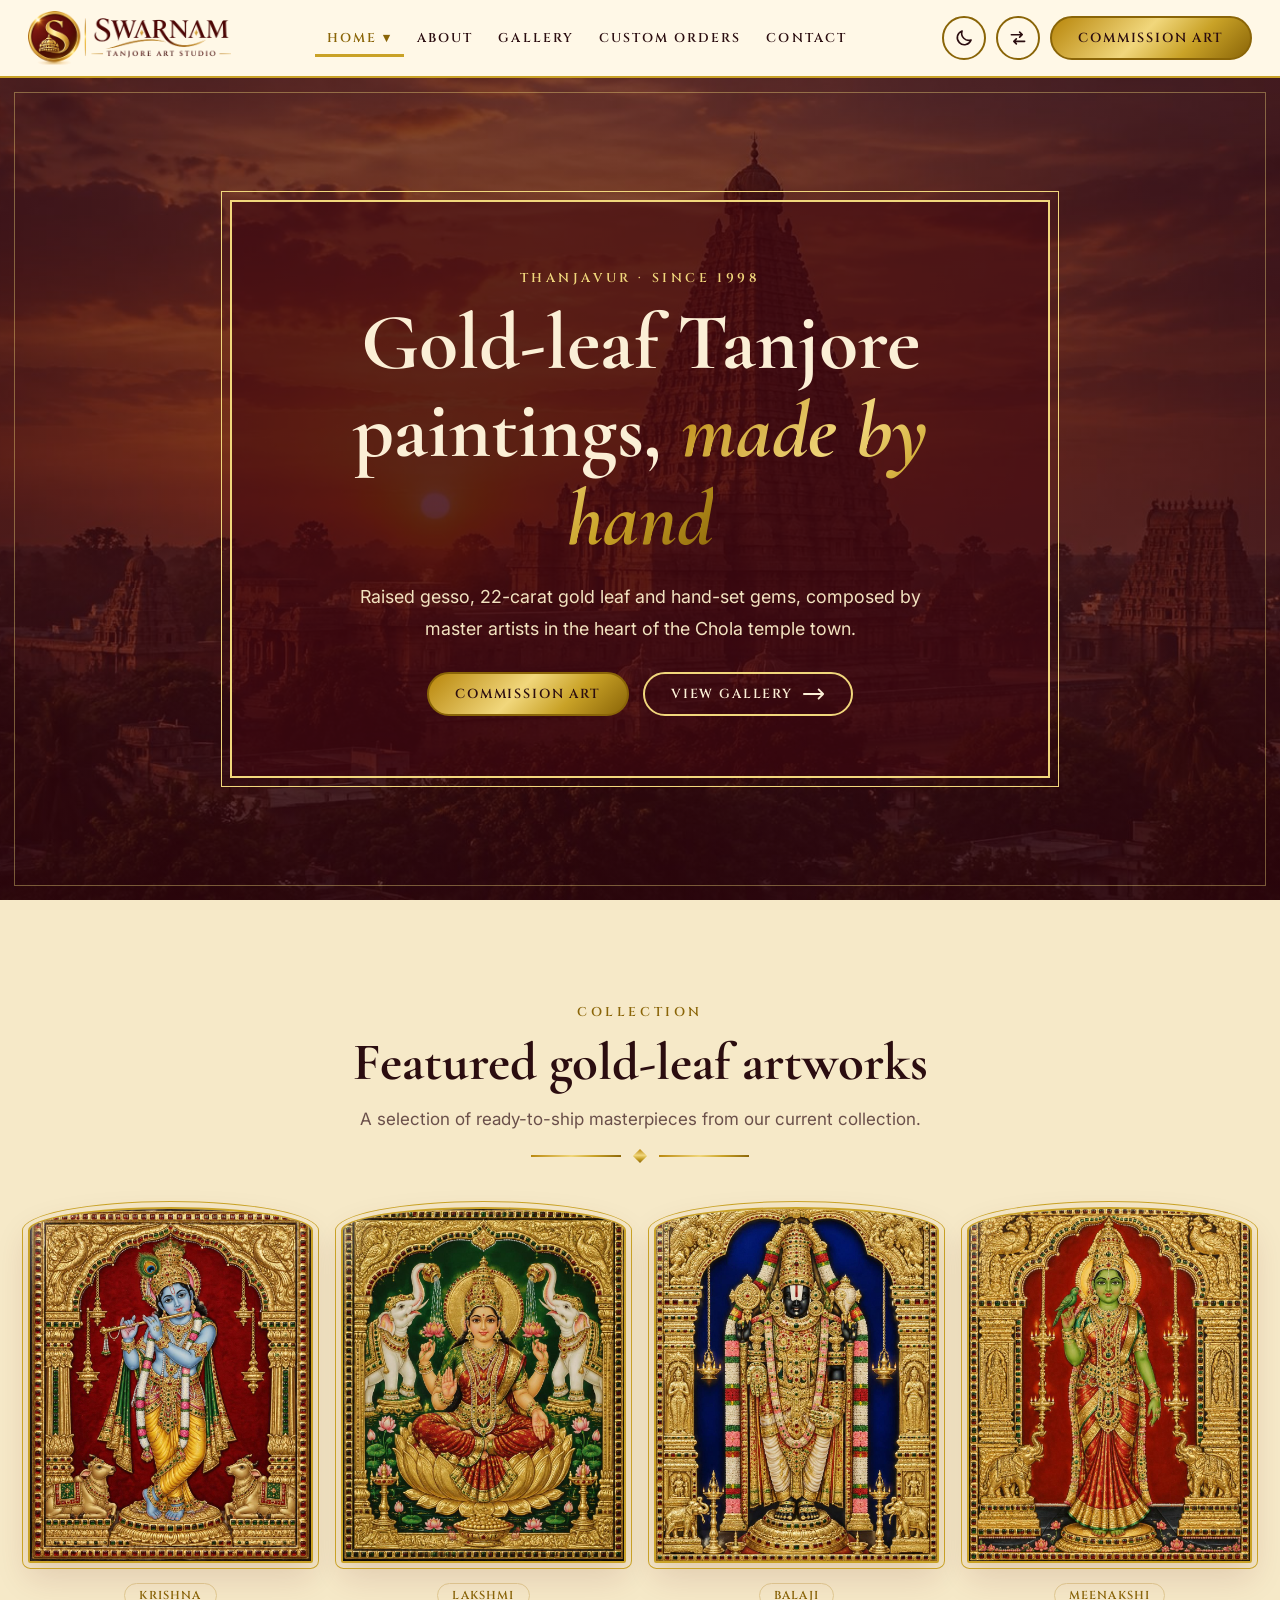
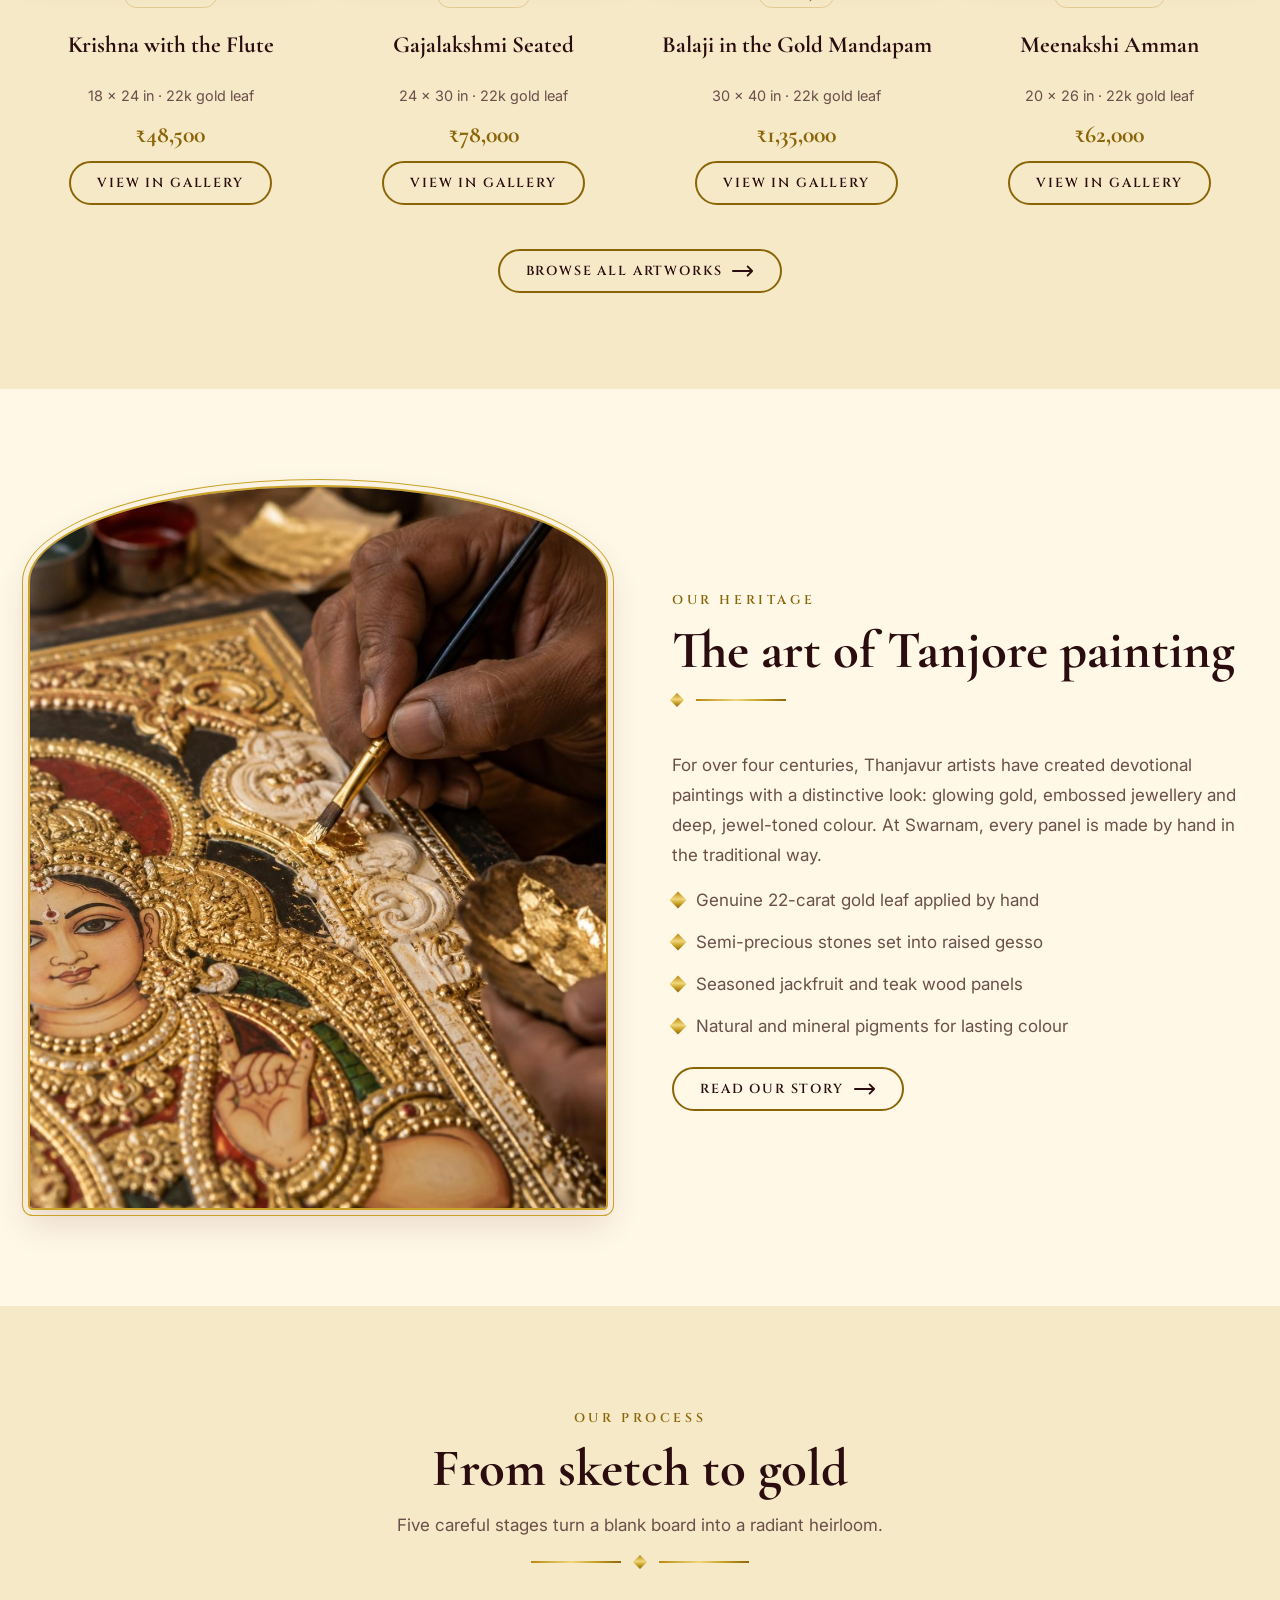
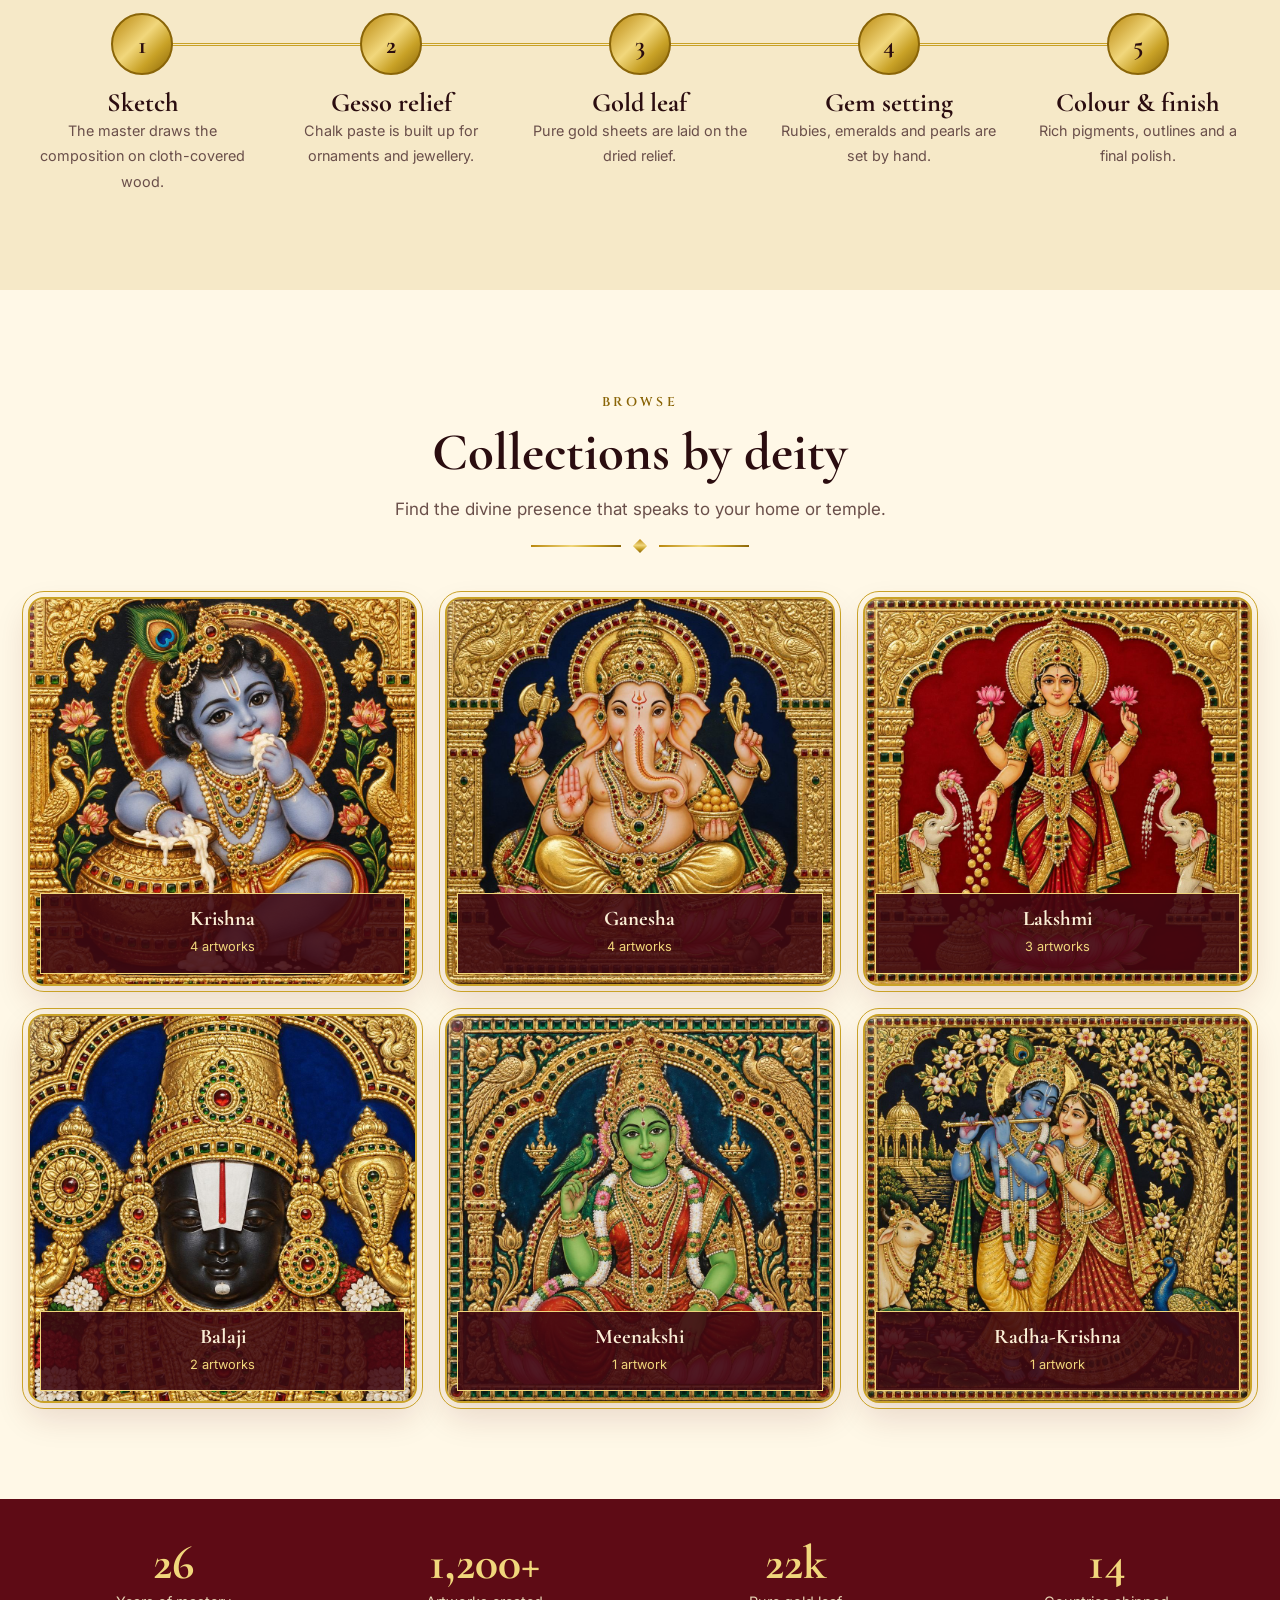
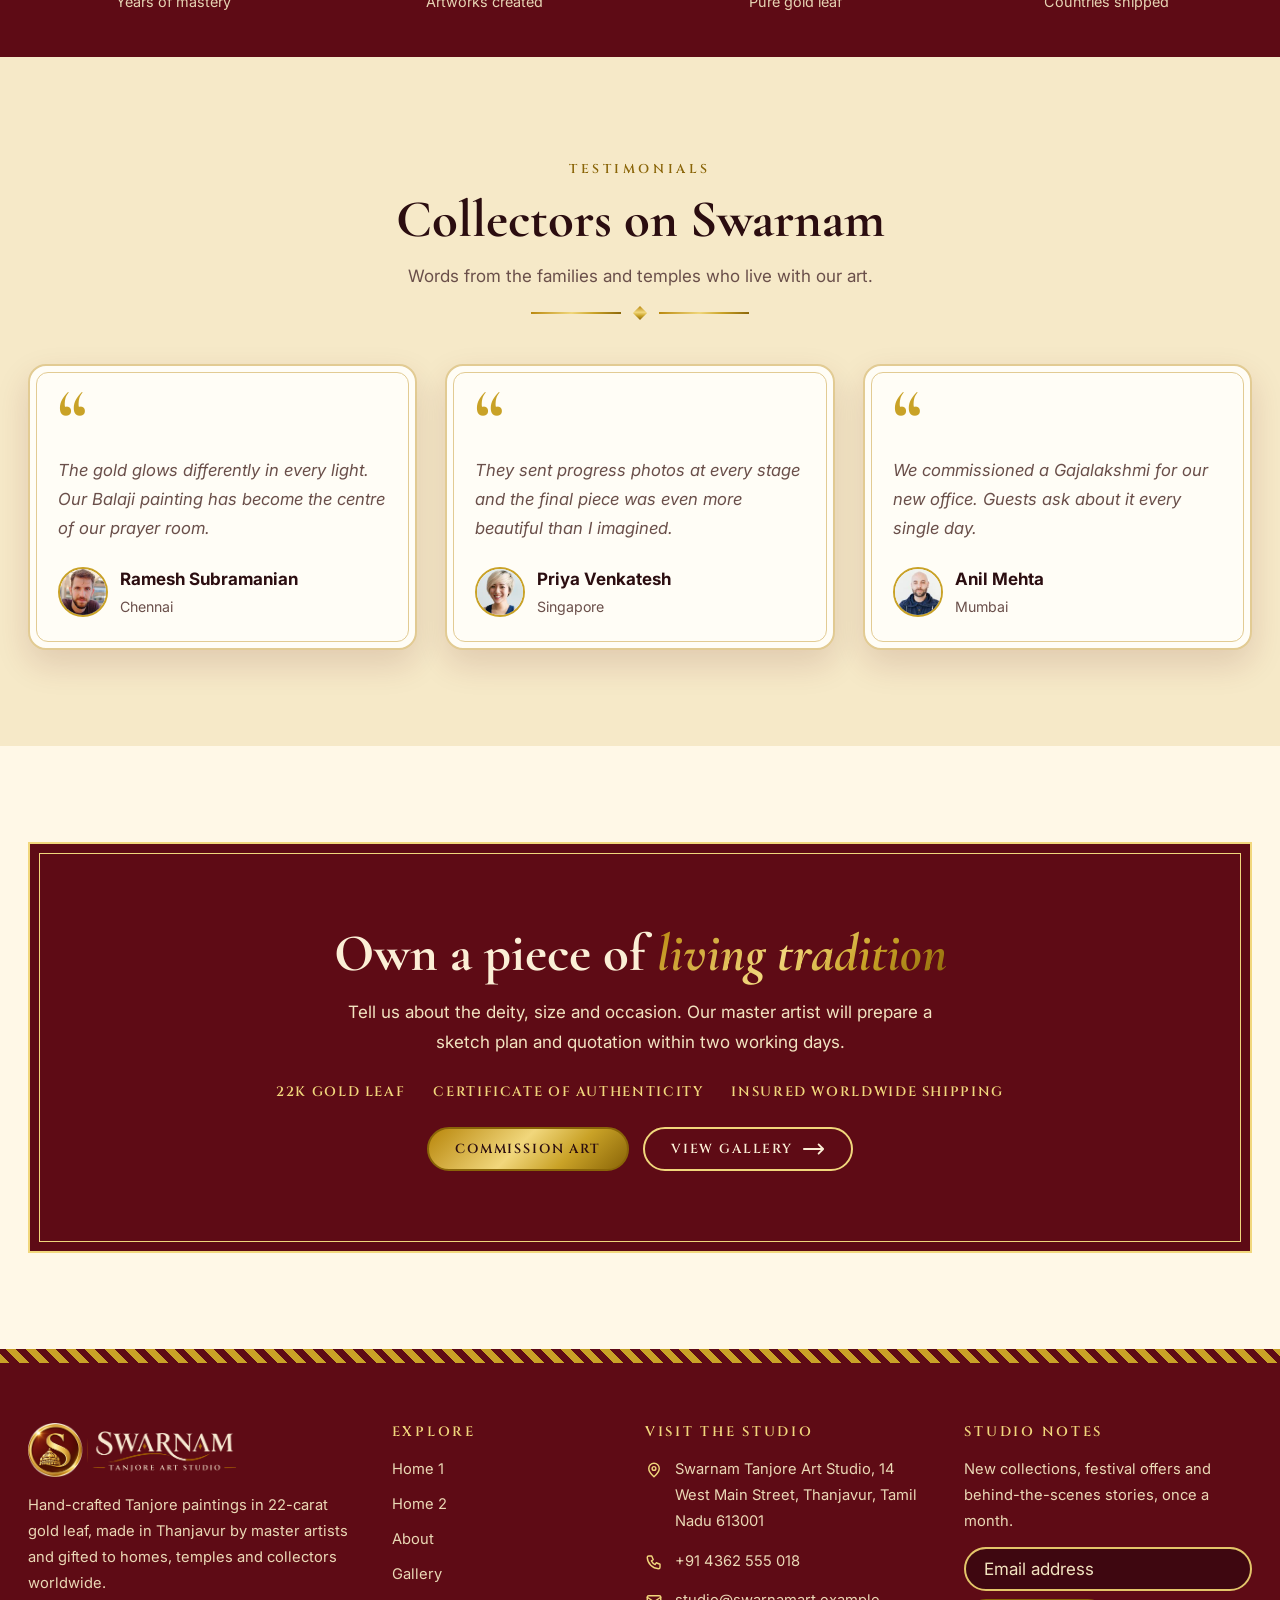
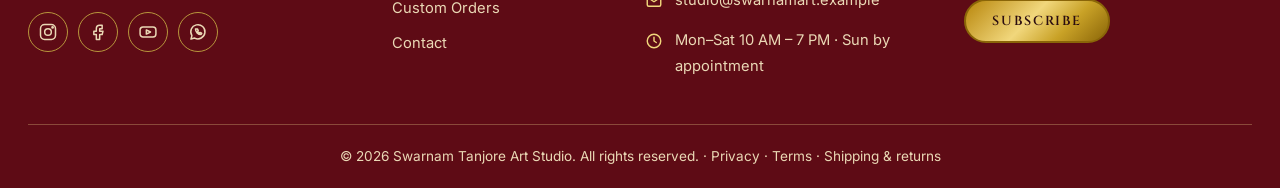
<file: index.html>
<!DOCTYPE html>
<html lang="en" dir="ltr">
<head>
<meta charset="utf-8"><meta name="viewport" content="width=device-width, initial-scale=1">
<title>Tanjore Paintings in Thanjavur — Swarnam Tanjore Art Studio</title>
<meta name="description" content="Hand-crafted 22-carat gold-leaf Tanjore paintings by master artists in Thanjavur. Browse the gallery and commission your own.">
<link rel="icon" type="image/png" href="assets/img/favicon.png">
<link rel="preconnect" href="https://fonts.googleapis.com"><link rel="preconnect" href="https://fonts.gstatic.com" crossorigin>
<link href="https://fonts.googleapis.com/css2?family=Cinzel:wght@500;600;700&family=Cormorant+Garamond:ital,wght@0,600;0,700;1,600&family=Inter:wght@400;500;600&display=swap" rel="stylesheet">
<link rel="stylesheet" href="assets/css/style.css">
<script>try{var d=document.documentElement;d.dataset.theme=localStorage.getItem('theme')||'light';d.dir=localStorage.getItem('dir')||'ltr'}catch(e){}</script>
<script defer src="assets/js/main.js"></script><script defer src="assets/js/anim.js"></script>
</head>
<body data-page="home1">
<div id="loader" role="status" aria-live="polite"><div class="ld"><span class="ring"></span><img src="assets/img/logo.png" alt="Swarnam Tanjore Art Studio" width="900" height="239"><span class="sr">Loading…</span></div></div>
<noscript><style>#loader{display:none}</style></noscript>
<div id="site-nav"></div>
<main>
<section class="hero1"><div class="bgslot" role="img" aria-label="Stone entrance of a historic temple in Thanjavur" style="background-image:linear-gradient(rgba(62,7,16,.66),rgba(62,7,16,.66)),url('assets/img/photos/image-01-home-hero.jpg');background-size:cover;background-position:center"></div><div class="wrap"><div class="hp1"><span class="eyebrow">Thanjavur · Since 1998</span><h1>Gold-leaf Tanjore paintings, <span class="gold">made by hand</span></h1><p class="lead">Raised gesso, 22-carat gold leaf and hand-set gems, composed by master artists in the heart of the Chola temple town.</p><div class="btns"><a class="btn btn-p" href="contact.html#commission">Commission Art</a><a class="btn btn btn-w" href="gallery.html">View Gallery <svg class="arr" viewBox="0 0 24 12" aria-hidden="true"><path d="M1 6h21M17 1l5 5-5 5"/></svg></a></div></div></div></section>
<section class="sec cream"><div class="wrap"><div class="head"><span class="eyebrow">Collection</span><br><h2>Featured gold-leaf artworks</h2><p>A selection of ready-to-ship masterpieces from our current collection.</p><div class="orn"><i></i></div></div><div class="grid g4"><article class="art"><div class="slot arch r45"><img src="assets/img/photos/image-06-krishna-with-flute.jpg" alt="Gold-leaf Tanjore painting of Krishna with the flute" loading="lazy" decoding="async"></div><span class="chip" style="align-self:center">Krishna</span><h3>Krishna with the Flute</h3><p class="meta">18 × 24 in · 22k gold leaf</p><div class="price">₹48,500</div><a class="btn btn" href="gallery.html">View in gallery</a></article><article class="art"><div class="slot arch r45"><img src="assets/img/photos/image-07-gajalakshmi-seated.jpg" alt="Tanjore painting of Gajalakshmi seated with elephants" loading="lazy" decoding="async"></div><span class="chip" style="align-self:center">Lakshmi</span><h3>Gajalakshmi Seated</h3><p class="meta">24 × 30 in · 22k gold leaf</p><div class="price">₹78,000</div><a class="btn btn" href="gallery.html">View in gallery</a></article><article class="art"><div class="slot arch r45"><img src="assets/img/photos/image-08-balaji-gold-mandapam.jpg" alt="Tanjore painting of Balaji in a gold mandapam" loading="lazy" decoding="async"></div><span class="chip" style="align-self:center">Balaji</span><h3>Balaji in the Gold Mandapam</h3><p class="meta">30 × 40 in · 22k gold leaf</p><div class="price">₹1,35,000</div><a class="btn btn" href="gallery.html">View in gallery</a></article><article class="art"><div class="slot arch r45"><img src="assets/img/photos/image-09-meenakshi-amman.jpg" alt="Tanjore painting of Meenakshi Amman" loading="lazy" decoding="async"></div><span class="chip" style="align-self:center">Meenakshi</span><h3>Meenakshi Amman</h3><p class="meta">20 × 26 in · 22k gold leaf</p><div class="price">₹62,000</div><a class="btn btn" href="gallery.html">View in gallery</a></article></div><div class="btns" style="justify-content:center;margin-top:44px"><a class="btn btn" href="gallery.html">Browse all artworks <svg class="arr" viewBox="0 0 24 12" aria-hidden="true"><path d="M1 6h21M17 1l5 5-5 5"/></svg></a></div></div></section>
<section class="sec "><div class="wrap"><div class="split"><div class="slot arch r45"><img src="assets/img/photos/image-10-gold-leaf-process.jpg" alt="Artist applying gold leaf to a Tanjore painting" loading="lazy" decoding="async"></div><div><div class="head l"><span class="eyebrow">Our heritage</span><br><h2>The art of Tanjore painting</h2><div class="orn"><i></i></div></div><p>For over four centuries, Thanjavur artists have created devotional paintings with a distinctive look: glowing gold, embossed jewellery and deep, jewel-toned colour. At Swarnam, every panel is made by hand in the traditional way.</p><ul class="clist"><li>Genuine 22-carat gold leaf applied by hand</li><li>Semi-precious stones set into raised gesso</li><li>Seasoned jackfruit and teak wood panels</li><li>Natural and mineral pigments for lasting colour</li></ul><div class="btns" style="margin-top:26px"><a class="btn btn" href="about.html">Read our story <svg class="arr" viewBox="0 0 24 12" aria-hidden="true"><path d="M1 6h21M17 1l5 5-5 5"/></svg></a></div></div></div></div></section>
<section class="sec cream"><div class="wrap"><div class="head"><span class="eyebrow">Our process</span><br><h2>From sketch to gold</h2><p>Five careful stages turn a blank board into a radiant heirloom.</p><div class="orn"><i></i></div></div><div class="stepper"><div><i>1</i><h3>Sketch</h3><p>The master draws the composition on cloth-covered wood.</p></div><div><i>2</i><h3>Gesso relief</h3><p>Chalk paste is built up for ornaments and jewellery.</p></div><div><i>3</i><h3>Gold leaf</h3><p>Pure gold sheets are laid on the dried relief.</p></div><div><i>4</i><h3>Gem setting</h3><p>Rubies, emeralds and pearls are set by hand.</p></div><div><i>5</i><h3>Colour & finish</h3><p>Rich pigments, outlines and a final polish.</p></div></div></div></section>
<section class="sec "><div class="wrap"><div class="head"><span class="eyebrow">Browse</span><br><h2>Collections by deity</h2><p>Find the divine presence that speaks to your home or temple.</p><div class="orn"><i></i></div></div><div class="grid "><a class="tile" href="gallery.html"><div class="slot sq r11"><img src="assets/img/photos/image-11-krishna-tile.jpg" alt="Krishna Tanjore painting" loading="lazy" decoding="async"></div><div class="cap"><b>Krishna</b><span>4 artworks</span></div></a><a class="tile" href="gallery.html"><div class="slot sq r11"><img src="assets/img/photos/image-12-ganesha-tile.jpg" alt="Ganesha Tanjore painting" loading="lazy" decoding="async"></div><div class="cap"><b>Ganesha</b><span>4 artworks</span></div></a><a class="tile" href="gallery.html"><div class="slot sq r11"><img src="assets/img/photos/image-13-lakshmi-tile.jpg" alt="Lakshmi Tanjore painting" loading="lazy" decoding="async"></div><div class="cap"><b>Lakshmi</b><span>3 artworks</span></div></a><a class="tile" href="gallery.html"><div class="slot sq r11"><img src="assets/img/photos/image-14-balaji-tile.jpg" alt="Balaji Tanjore painting" loading="lazy" decoding="async"></div><div class="cap"><b>Balaji</b><span>2 artworks</span></div></a><a class="tile" href="gallery.html"><div class="slot sq r11"><img src="assets/img/photos/image-15-meenakshi-tile.jpg" alt="Meenakshi Tanjore painting" loading="lazy" decoding="async"></div><div class="cap"><b>Meenakshi</b><span>1 artwork</span></div></a><a class="tile" href="gallery.html"><div class="slot sq r11"><img src="assets/img/photos/image-16-radha-krishna-tile.jpg" alt="Radha Krishna Tanjore painting" loading="lazy" decoding="async"></div><div class="cap"><b>Radha-Krishna</b><span>1 artwork</span></div></a></div></div></section>
<section class="band dk"><div class="wrap"><div><b>26</b><span>Years of mastery</span></div><div><b>1,200+</b><span>Artworks created</span></div><div><b>22k</b><span>Pure gold leaf</span></div><div><b>14</b><span>Countries shipped</span></div></div></section>
<section class="sec cream"><div class="wrap"><div class="head"><span class="eyebrow">Testimonials</span><br><h2>Collectors on Swarnam</h2><p>Words from the families and temples who live with our art.</p><div class="orn"><i></i></div></div><div class="grid "><div class="card qc"><span class="qm">“</span><p>The gold glows differently in every light. Our Balaji painting has become the centre of our prayer room.</p><div class="who"><span class="av"><img src="assets/img/photos/testimonial-ramesh.jpg" alt="Portrait of Ramesh Subramanian" width="50" height="50" loading="lazy" decoding="async"></span><div><b>Ramesh Subramanian</b><small>Chennai</small></div></div></div><div class="card qc"><span class="qm">“</span><p>They sent progress photos at every stage and the final piece was even more beautiful than I imagined.</p><div class="who"><span class="av"><img src="assets/img/photos/testimonial-priya.jpg" alt="Portrait of Priya Venkatesh" width="50" height="50" loading="lazy" decoding="async"></span><div><b>Priya Venkatesh</b><small>Singapore</small></div></div></div><div class="card qc"><span class="qm">“</span><p>We commissioned a Gajalakshmi for our new office. Guests ask about it every single day.</p><div class="who"><span class="av"><img src="assets/img/photos/testimonial-anil.jpg" alt="Portrait of Anil Mehta" width="50" height="50" loading="lazy" decoding="async"></span><div><b>Anil Mehta</b><small>Mumbai</small></div></div></div></div></div></section>
<section class="sec "><div class="wrap"><div class="cta"><h2>Own a piece of <span class="gold">living tradition</span></h2><p>Tell us about the deity, size and occasion. Our master artist will prepare a sketch plan and quotation within two working days.</p><div class="mini"><span>22k gold leaf</span><span>Certificate of authenticity</span><span>Insured worldwide shipping</span></div><div class="btns"><a class="btn btn-p" href="contact.html#commission">Commission Art</a><a class="btn btn btn-w" href="gallery.html">View Gallery <svg class="arr" viewBox="0 0 24 12" aria-hidden="true"><path d="M1 6h21M17 1l5 5-5 5"/></svg></a></div></div></div></section>
</main>
<div id="site-footer"></div>
</body></html>
</file>
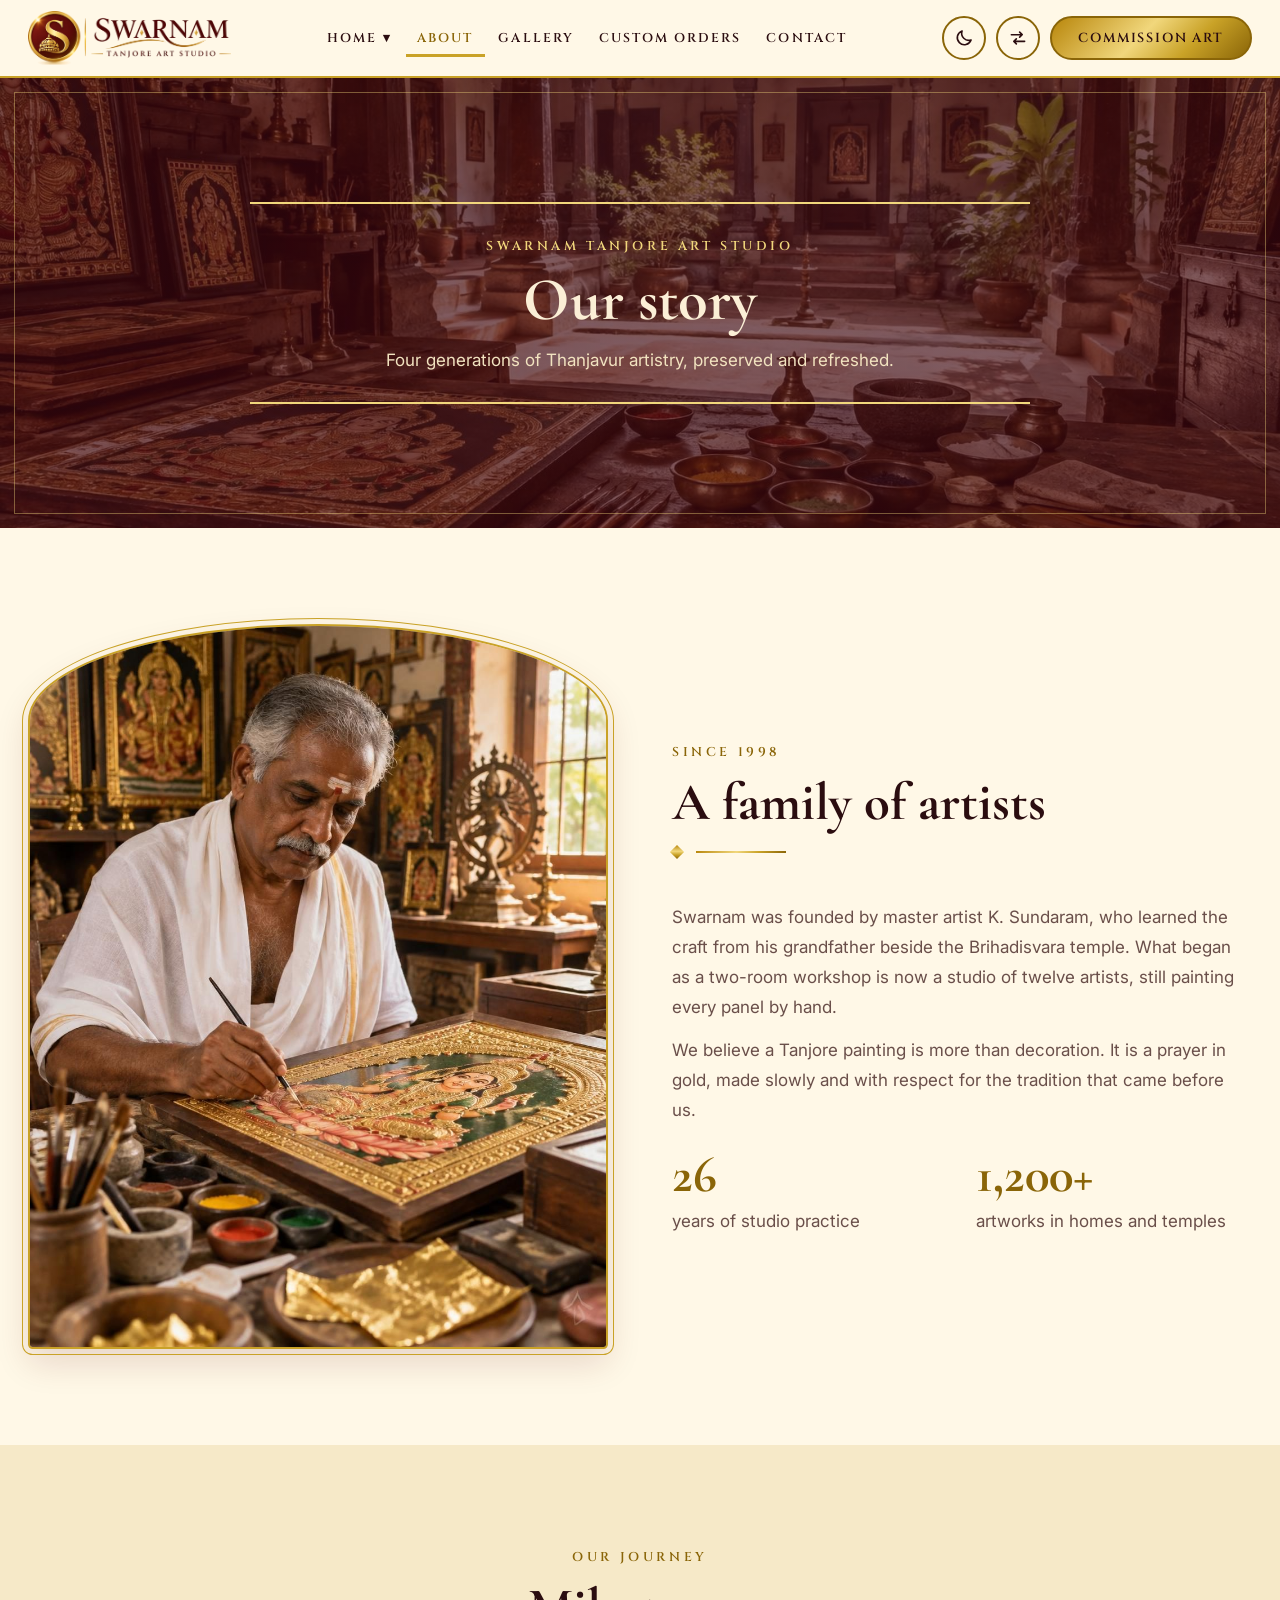
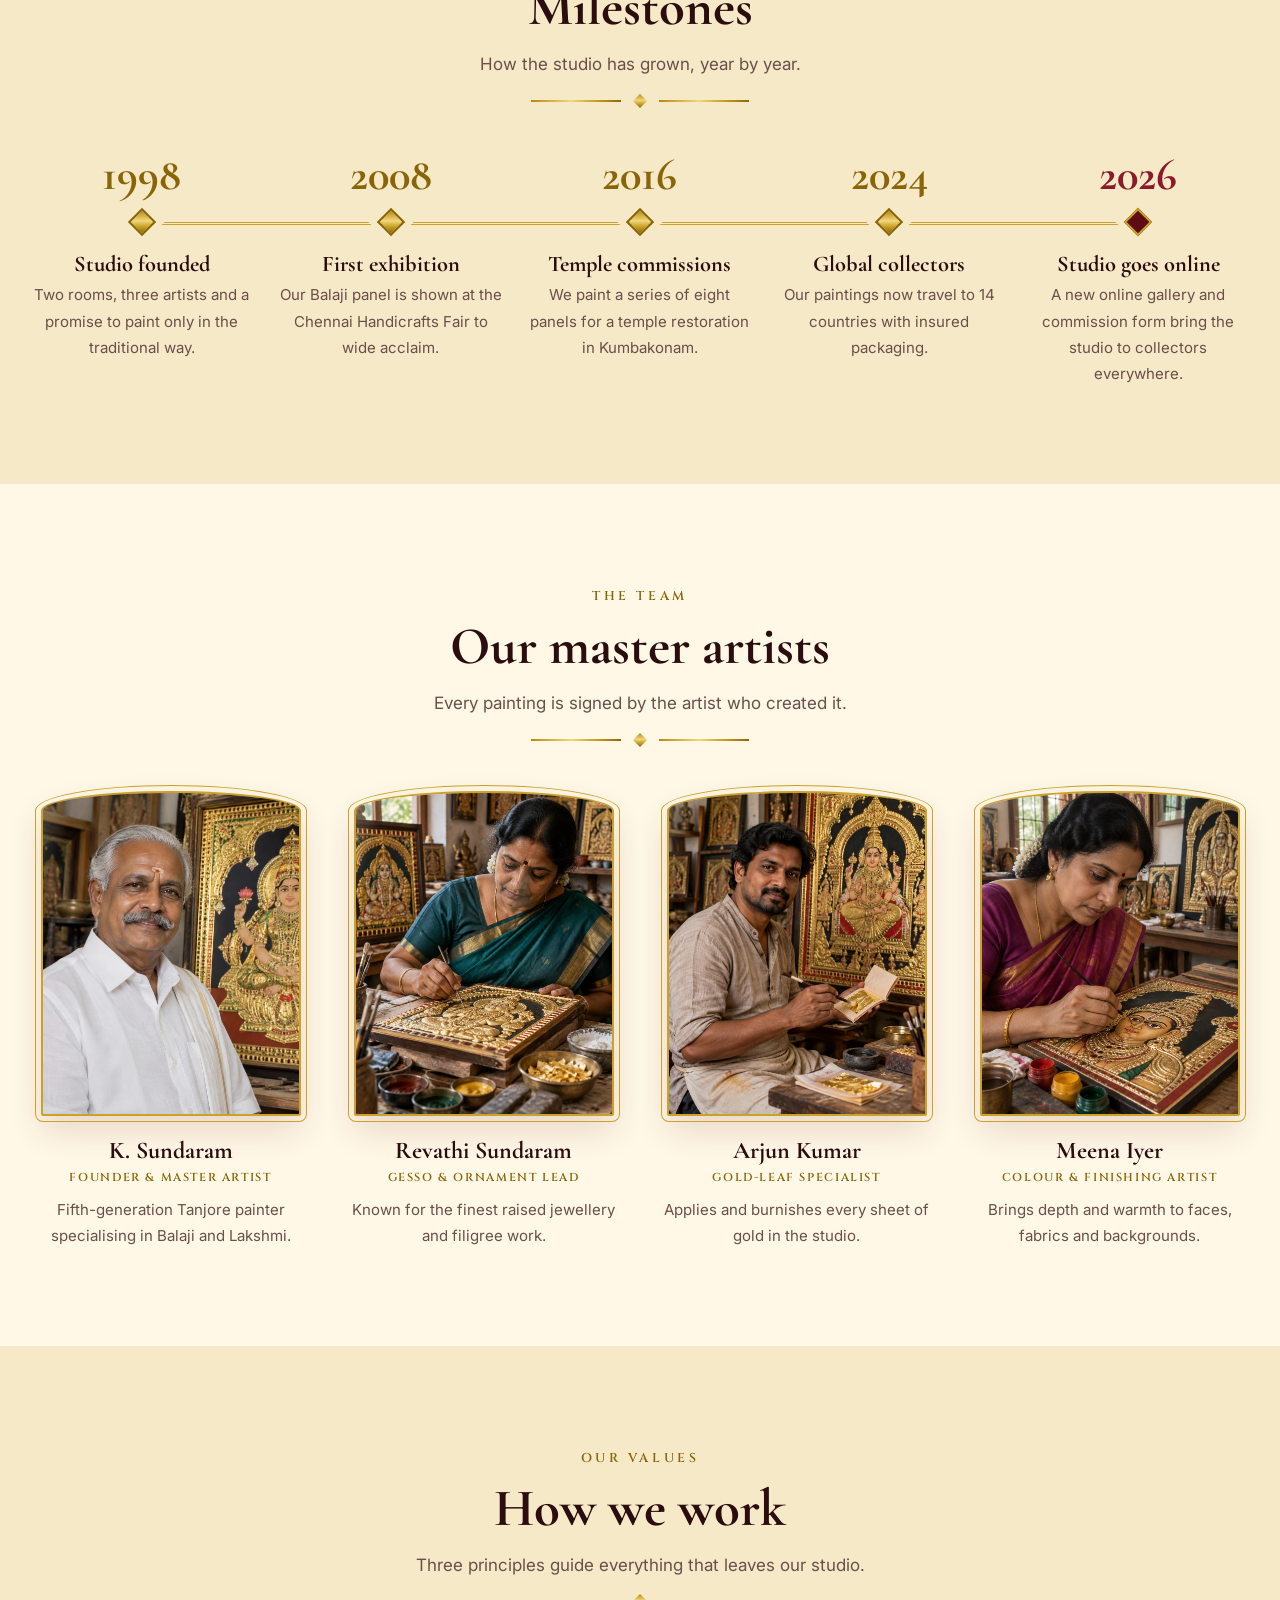
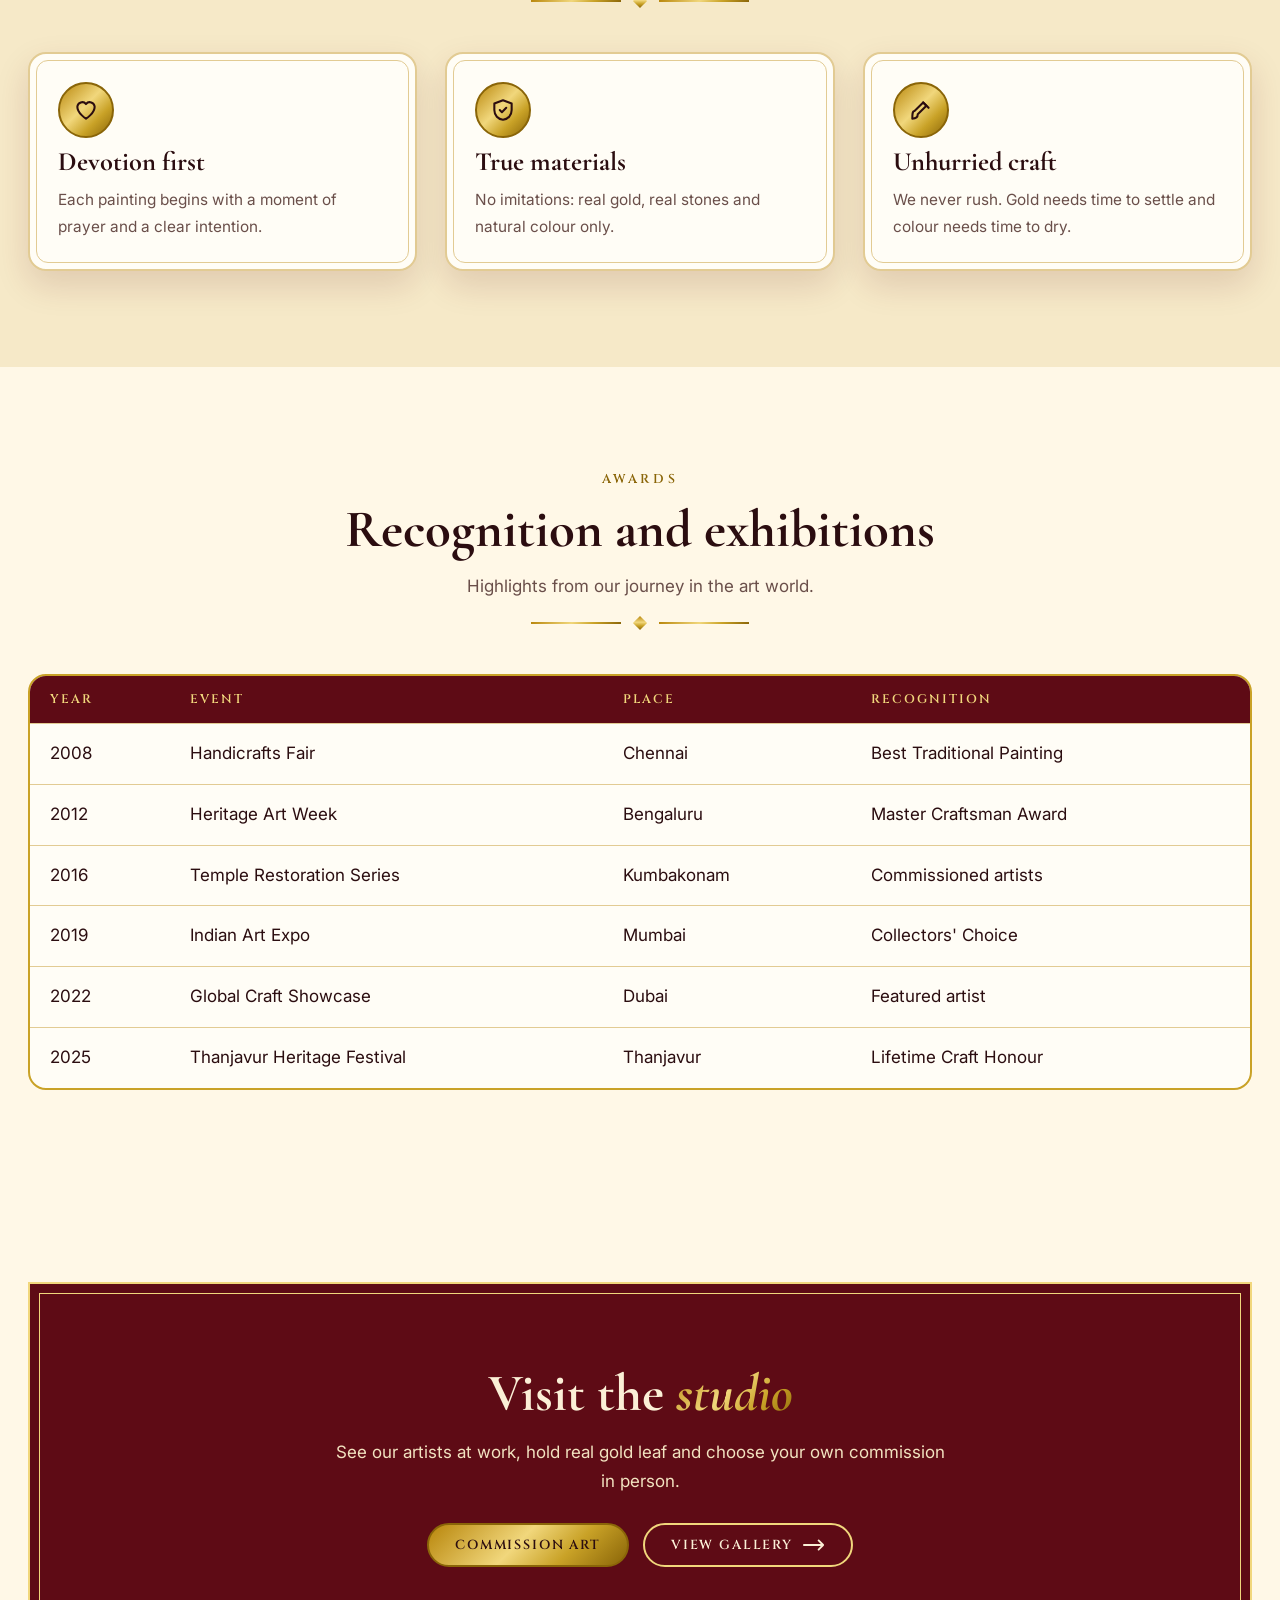
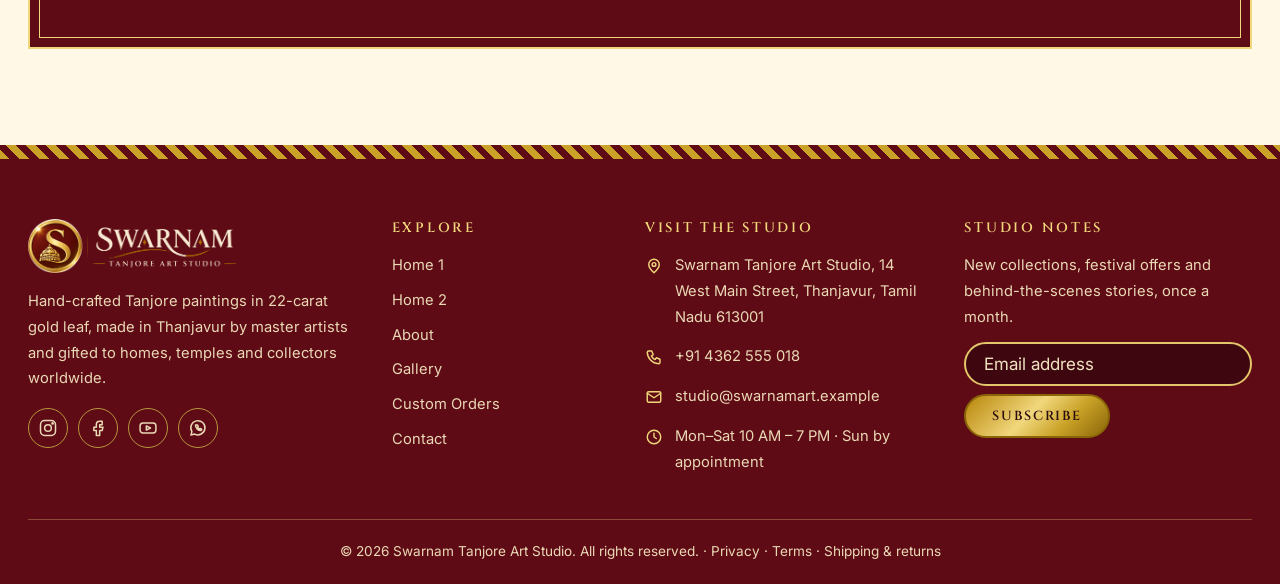
<file: about.html>
<!DOCTYPE html>
<html lang="en" dir="ltr">
<head>
<meta charset="utf-8"><meta name="viewport" content="width=device-width, initial-scale=1">
<title>About — Swarnam Tanjore Art Studio</title>
<meta name="description" content="The story of Swarnam Tanjore Art Studio and its master artists in Thanjavur.">
<link rel="icon" type="image/png" href="assets/img/favicon.png">
<link rel="preconnect" href="https://fonts.googleapis.com"><link rel="preconnect" href="https://fonts.gstatic.com" crossorigin>
<link href="https://fonts.googleapis.com/css2?family=Cinzel:wght@500;600;700&family=Cormorant+Garamond:ital,wght@0,600;0,700;1,600&family=Inter:wght@400;500;600&display=swap" rel="stylesheet">
<link rel="stylesheet" href="assets/css/style.css">
<script>try{var d=document.documentElement;d.dataset.theme=localStorage.getItem('theme')||'light';d.dir=localStorage.getItem('dir')||'ltr'}catch(e){}</script>
<script defer src="assets/js/main.js"></script><script defer src="assets/js/anim.js"></script>
</head>
<body data-page="about">
<div id="loader" role="status" aria-live="polite"><div class="ld"><span class="ring"></span><img src="assets/img/logo.png" alt="Swarnam Tanjore Art Studio" width="900" height="239"><span class="sr">Loading…</span></div></div>
<noscript><style>#loader{display:none}</style></noscript>
<div id="site-nav"></div>
<main>
<section class="phero l"><div class="bgslot b3" role="img" aria-label="Brihadisvara Temple in Thanjavur" style="background-image:linear-gradient(rgba(62,7,16,.66),rgba(62,7,16,.66)),url('assets/img/photos/image-03-about-hero.jpg');background-size:cover;background-position:center"></div><div class="wrap"><div class="hp"><span class="eyebrow">Swarnam Tanjore Art Studio</span><h1>Our story</h1><p class="sub">Four generations of Thanjavur artistry, preserved and refreshed.</p></div></div></section>
<section class="sec "><div class="wrap"><div class="split rev"><div><div class="head l"><span class="eyebrow">Since 1998</span><br><h2>A family of artists</h2><div class="orn"><i></i></div></div><p>Swarnam was founded by master artist K. Sundaram, who learned the craft from his grandfather beside the Brihadisvara temple. What began as a two-room workshop is now a studio of twelve artists, still painting every panel by hand.</p><p>We believe a Tanjore painting is more than decoration. It is a prayer in gold, made slowly and with respect for the tradition that came before us.</p><div class="grid g2" style="margin-top:24px"><div><div class="big">26</div><p style="margin-top:6px">years of studio practice</p></div><div><div class="big">1,200+</div><p style="margin-top:6px">artworks in homes and temples</p></div></div></div><div class="slot arch r45"><img src="assets/img/photos/master-artist.jpg" alt="Master artist painting a Tanjore panel" loading="lazy" decoding="async"></div></div></div></section>
<section class="sec cream"><div class="wrap"><div class="head"><span class="eyebrow">Our journey</span><br><h2>Milestones</h2><p>How the studio has grown, year by year.</p><div class="orn"><i></i></div></div><div class="tline"><div class="ti"><span class="yr">1998</span><i class="dot" aria-hidden="true"></i><h3>Studio founded</h3><p>Two rooms, three artists and a promise to paint only in the traditional way.</p></div><div class="ti"><span class="yr">2008</span><i class="dot" aria-hidden="true"></i><h3>First exhibition</h3><p>Our Balaji panel is shown at the Chennai Handicrafts Fair to wide acclaim.</p></div><div class="ti"><span class="yr">2016</span><i class="dot" aria-hidden="true"></i><h3>Temple commissions</h3><p>We paint a series of eight panels for a temple restoration in Kumbakonam.</p></div><div class="ti"><span class="yr">2024</span><i class="dot" aria-hidden="true"></i><h3>Global collectors</h3><p>Our paintings now travel to 14 countries with insured packaging.</p></div><div class="ti now"><span class="yr">2026</span><i class="dot" aria-hidden="true"></i><h3>Studio goes online</h3><p>A new online gallery and commission form bring the studio to collectors everywhere.</p></div></div></div></section>
<section class="sec "><div class="wrap"><div class="head"><span class="eyebrow">The team</span><br><h2>Our master artists</h2><p>Every painting is signed by the artist who created it.</p><div class="orn"><i></i></div></div><div class="grid g4"><div class="artist"><div class="slot arch r45"><img src="assets/img/photos/k-sundaram.jpg" alt="K. Sundaram, founder and master artist" loading="lazy" decoding="async"></div><h3>K. Sundaram</h3><span class="role">Founder & master artist</span><p>Fifth-generation Tanjore painter specialising in Balaji and Lakshmi.</p></div><div class="artist"><div class="slot arch r45"><img src="assets/img/photos/revathi-sundaram.jpg" alt="Revathi Sundaram, gesso and ornament lead" loading="lazy" decoding="async"></div><h3>Revathi Sundaram</h3><span class="role">Gesso & ornament lead</span><p>Known for the finest raised jewellery and filigree work.</p></div><div class="artist"><div class="slot arch r45"><img src="assets/img/photos/arjun-kumar.jpg" alt="Arjun Kumar, gold-leaf specialist" loading="lazy" decoding="async"></div><h3>Arjun Kumar</h3><span class="role">Gold-leaf specialist</span><p>Applies and burnishes every sheet of gold in the studio.</p></div><div class="artist"><div class="slot arch r45"><img src="assets/img/photos/meena-iyer.jpg" alt="Meena Iyer, colour and finishing artist" loading="lazy" decoding="async"></div><h3>Meena Iyer</h3><span class="role">Colour & finishing artist</span><p>Brings depth and warmth to faces, fabrics and backgrounds.</p></div></div></div></section>
<section class="sec cream"><div class="wrap"><div class="head"><span class="eyebrow">Our values</span><br><h2>How we work</h2><p>Three principles guide everything that leaves our studio.</p><div class="orn"><i></i></div></div><div class="grid "><div class="card"><div class="ic"><svg viewBox="0 0 24 24" aria-hidden="true"><path d="M12 20s-8-5-8-11a4.5 4.5 0 0 1 8-2.5A4.5 4.5 0 0 1 20 9c0 6-8 11-8 11z"/></svg></div><h3>Devotion first</h3><p>Each painting begins with a moment of prayer and a clear intention.</p></div><div class="card"><div class="ic"><svg viewBox="0 0 24 24" aria-hidden="true"><path d="M12 3 20 6v6c0 5-3.5 8.5-8 9-4.5-.5-8-4-8-9V6z"/><path d="m9 12 2 2 4-4"/></svg></div><h3>True materials</h3><p>No imitations: real gold, real stones and natural colour only.</p></div><div class="card"><div class="ic"><svg viewBox="0 0 24 24" aria-hidden="true"><path d="M4 20c4 0 5-2 5-4l8-8-3-3-8 8c-2 0-2 3-2 7z"/><path d="M14 5l5 5"/></svg></div><h3>Unhurried craft</h3><p>We never rush. Gold needs time to settle and colour needs time to dry.</p></div></div></div></section>
<section class="sec "><div class="wrap"><div class="head"><span class="eyebrow">Awards</span><br><h2>Recognition and exhibitions</h2><p>Highlights from our journey in the art world.</p><div class="orn"><i></i></div></div><div class="tbl"><table><thead><tr><th>Year</th><th>Event</th><th>Place</th><th>Recognition</th></tr></thead><tbody><tr><td data-label="Year">2008</td><td data-label="Event">Handicrafts Fair</td><td data-label="Place">Chennai</td><td data-label="Recognition">Best Traditional Painting</td></tr><tr><td data-label="Year">2012</td><td data-label="Event">Heritage Art Week</td><td data-label="Place">Bengaluru</td><td data-label="Recognition">Master Craftsman Award</td></tr><tr><td data-label="Year">2016</td><td data-label="Event">Temple Restoration Series</td><td data-label="Place">Kumbakonam</td><td data-label="Recognition">Commissioned artists</td></tr><tr><td data-label="Year">2019</td><td data-label="Event">Indian Art Expo</td><td data-label="Place">Mumbai</td><td data-label="Recognition">Collectors' Choice</td></tr><tr><td data-label="Year">2022</td><td data-label="Event">Global Craft Showcase</td><td data-label="Place">Dubai</td><td data-label="Recognition">Featured artist</td></tr><tr><td data-label="Year">2025</td><td data-label="Event">Thanjavur Heritage Festival</td><td data-label="Place">Thanjavur</td><td data-label="Recognition">Lifetime Craft Honour</td></tr></tbody></table></div></div></section>
<section class="sec "><div class="wrap"><div class="cta"><h2>Visit the <span class="gold">studio</span></h2><p>See our artists at work, hold real gold leaf and choose your own commission in person.</p><div class="btns"><a class="btn btn-p" href="contact.html#commission">Commission Art</a><a class="btn btn btn-w" href="gallery.html">View Gallery <svg class="arr" viewBox="0 0 24 12" aria-hidden="true"><path d="M1 6h21M17 1l5 5-5 5"/></svg></a></div></div></div></section>
</main>
<div id="site-footer"></div>
</body></html>
</file>
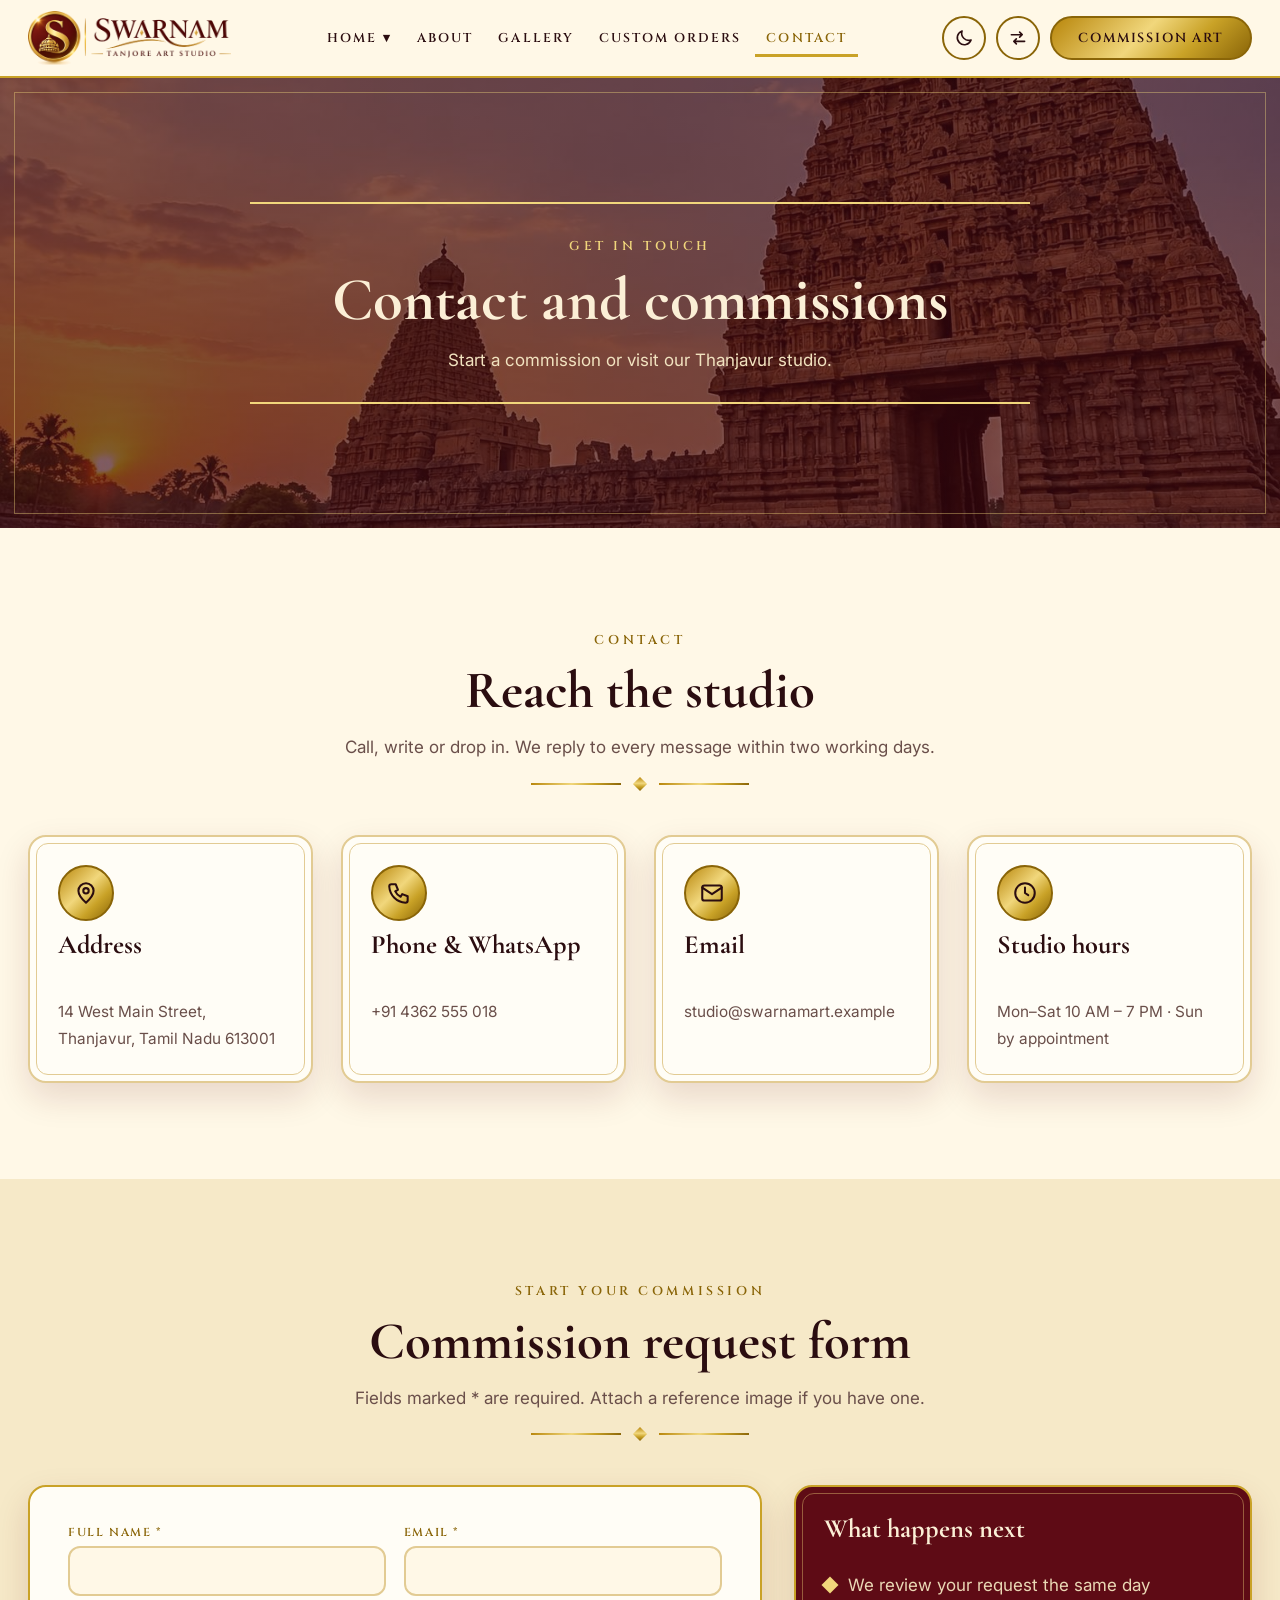
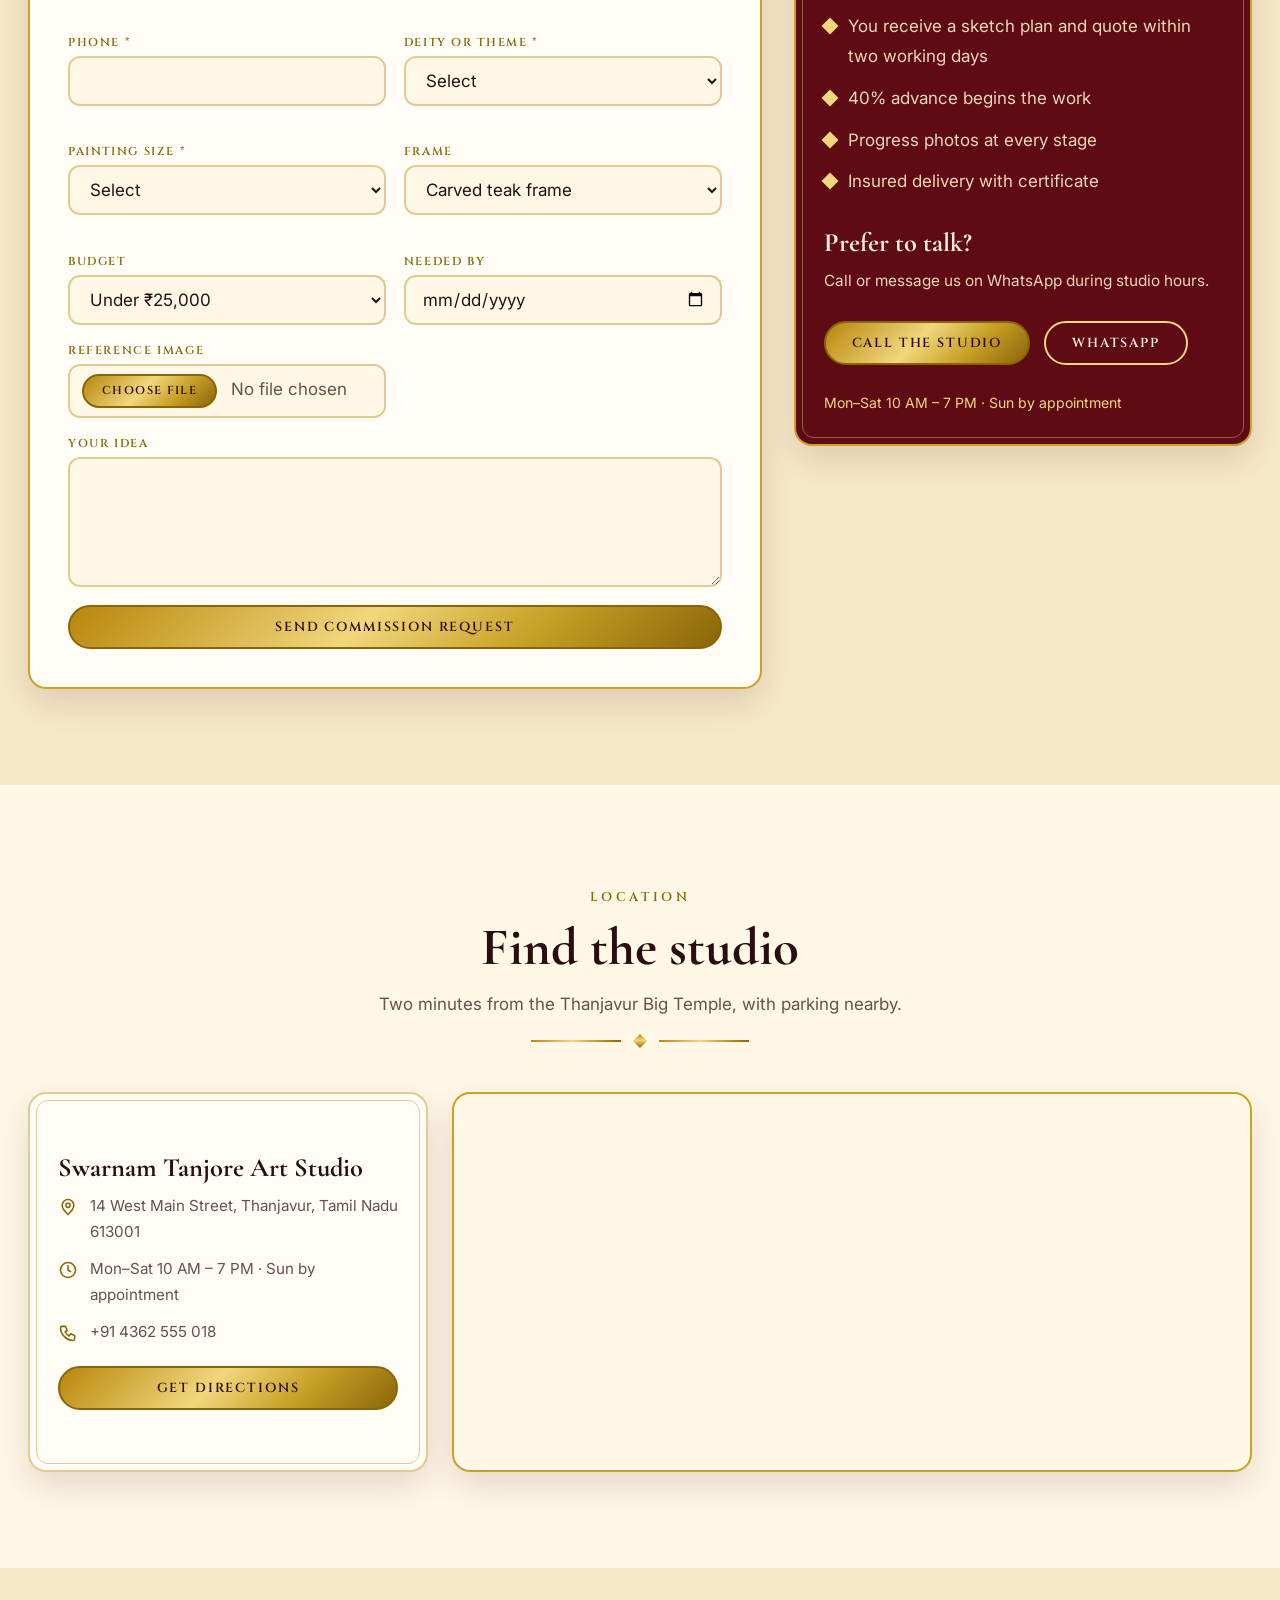
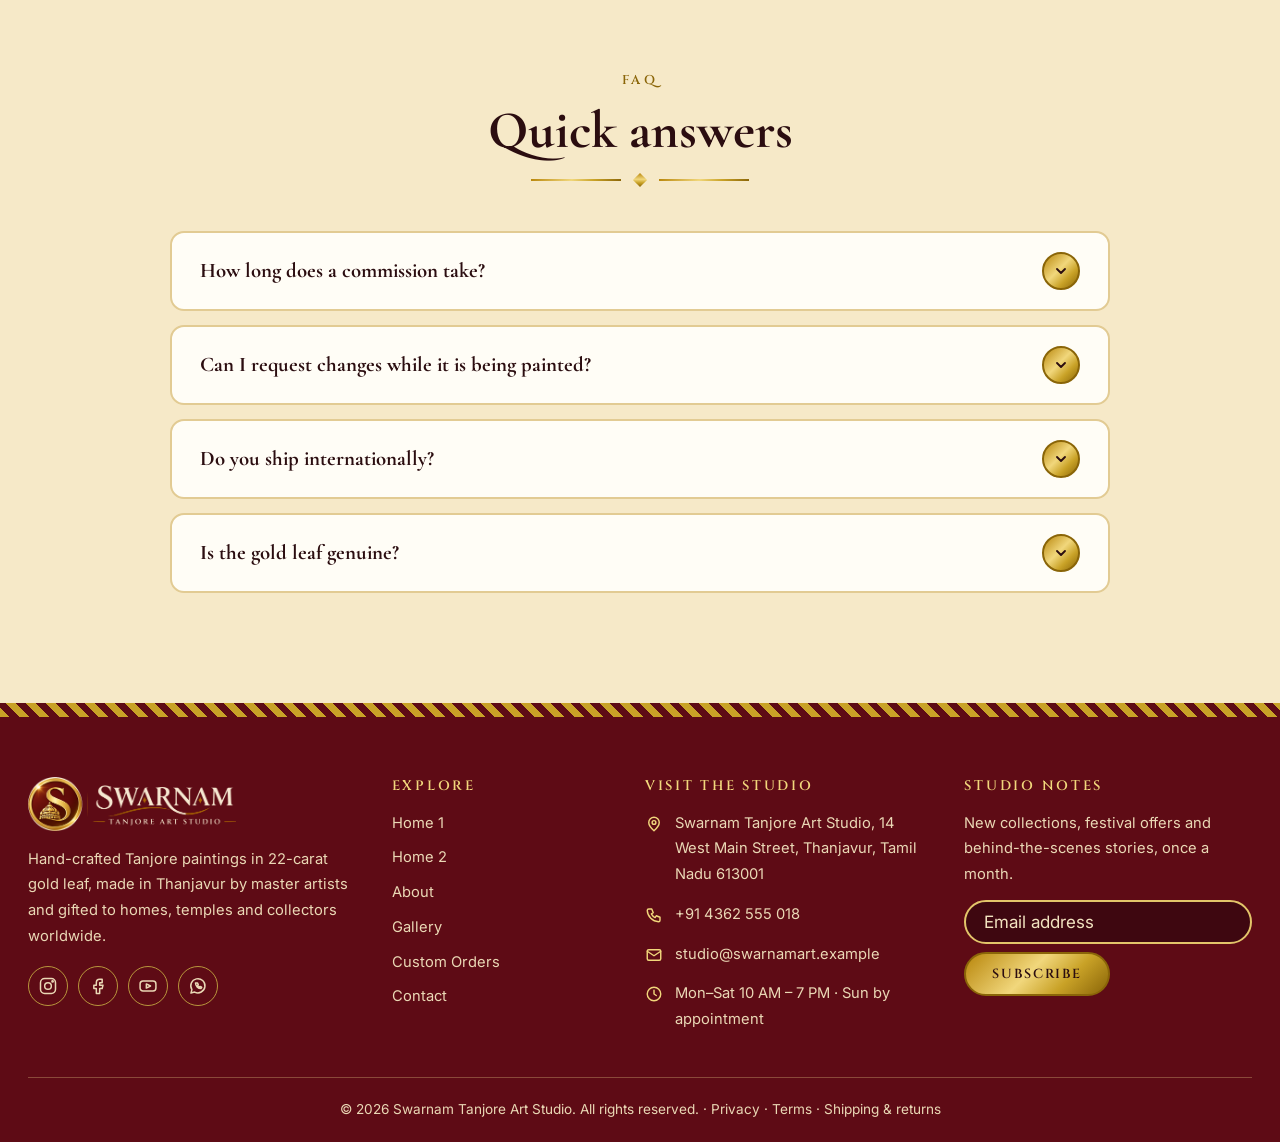
<file: contact.html>
<!DOCTYPE html>
<html lang="en" dir="ltr">
<head>
<meta charset="utf-8"><meta name="viewport" content="width=device-width, initial-scale=1">
<title>Contact — Swarnam Tanjore Art Studio</title>
<meta name="description" content="Contact Swarnam Tanjore Art Studio and send a commission request.">
<link rel="icon" type="image/png" href="assets/img/favicon.png">
<link rel="preconnect" href="https://fonts.googleapis.com"><link rel="preconnect" href="https://fonts.gstatic.com" crossorigin>
<link href="https://fonts.googleapis.com/css2?family=Cinzel:wght@500;600;700&family=Cormorant+Garamond:ital,wght@0,600;0,700;1,600&family=Inter:wght@400;500;600&display=swap" rel="stylesheet">
<link rel="stylesheet" href="assets/css/style.css">
<script>try{var d=document.documentElement;d.dataset.theme=localStorage.getItem('theme')||'light';d.dir=localStorage.getItem('dir')||'ltr'}catch(e){}</script>
<script defer src="assets/js/main.js"></script><script defer src="assets/js/anim.js"></script>
</head>
<body data-page="contact">
<div id="loader" role="status" aria-live="polite"><div class="ld"><span class="ring"></span><img src="assets/img/logo.png" alt="Swarnam Tanjore Art Studio" width="900" height="239"><span class="sr">Loading…</span></div></div>
<noscript><style>#loader{display:none}</style></noscript>
<div id="site-nav"></div>
<main>
<section class="phero f"><div class="bgslot b3" role="img" aria-label="Brihadeeswarar Temple, Thanjavur" style="background-image:linear-gradient(rgba(62,7,16,.66),rgba(62,7,16,.66)),url('assets/img/photos/image-05-contact-hero.jpg');background-size:cover;background-position:center"></div><div class="wrap"><div class="hp"><span class="eyebrow">Get in touch</span><h1>Contact and commissions</h1><p class="sub">Start a commission or visit our Thanjavur studio.</p></div></div></section>
<section class="sec "><div class="wrap"><div class="head"><span class="eyebrow">Contact</span><br><h2>Reach the studio</h2><p>Call, write or drop in. We reply to every message within two working days.</p><div class="orn"><i></i></div></div><div class="grid g4"><div class="card"><div class="ic"><svg viewBox="0 0 24 24" aria-hidden="true"><path d="M12 21s7-6.2 7-11a7 7 0 1 0-14 0c0 4.8 7 11 7 11z"/><circle cx="12" cy="10" r="2.5"/></svg></div><h3>Address</h3><p>14 West Main Street, Thanjavur, Tamil Nadu 613001</p></div><div class="card"><div class="ic"><svg viewBox="0 0 24 24" aria-hidden="true"><path d="M5 4h4l2 5-2.5 1.5a11 11 0 0 0 5 5L15 13l5 2v4a2 2 0 0 1-2 2A16 16 0 0 1 3 6a2 2 0 0 1 2-2z"/></svg></div><h3>Phone &amp; WhatsApp</h3><p>+91 4362 555 018</p></div><div class="card"><div class="ic"><svg viewBox="0 0 24 24" aria-hidden="true"><rect x="3" y="5" width="18" height="14" rx="2"/><path d="M3 7l9 6 9-6"/></svg></div><h3>Email</h3><p>studio@swarnamart.example</p></div><div class="card"><div class="ic"><svg viewBox="0 0 24 24" aria-hidden="true"><circle cx="12" cy="12" r="9"/><path d="M12 7v5l3 2"/></svg></div><h3>Studio hours</h3><p>Mon–Sat 10 AM – 7 PM · Sun by appointment</p></div></div></div></section>
<span id="commission-anchor"></span><section class="sec cream"><div class="wrap"><div class="head"><span class="eyebrow">Start your commission</span><br><h2>Commission request form</h2><p>Fields marked * are required. Attach a reference image if you have one.</p><div class="orn"><i></i></div></div><div class="two eq"><div><form class="form" id="commission" novalidate><div class="field"><label for="c-name">Full name *</label><input id="c-name" type="text"><span class="err" id="c-name-e"></span></div><div class="field"><label for="c-email">Email *</label><input id="c-email" type="email"><span class="err" id="c-email-e"></span></div><div class="field"><label for="c-phone">Phone *</label><input id="c-phone" type="tel"><span class="err" id="c-phone-e"></span></div><div class="field"><label for="c-theme">Deity or theme *</label><select id="c-theme"><option value="">Select</option><option>Krishna</option><option>Ganesha</option><option>Lakshmi</option><option>Balaji</option><option>Meenakshi</option><option>Saraswati</option><option>Murugan</option><option>Nataraja</option><option>Rama Darbar</option><option>Custom composition</option></select><span class="err" id="c-theme-e"></span></div><div class="field"><label for="c-size">Painting size *</label><select id="c-size"><option value="">Select</option><option>8 × 10 in</option><option>12 × 15 in</option><option>15 × 18 in</option><option>18 × 24 in</option><option>24 × 30 in</option><option>30 × 40 in</option><option>36 × 48 in</option><option>Custom size</option></select><span class="err" id="c-size-e"></span></div><div class="field"><label for="c-frame">Frame</label><select id="c-frame"><option>Carved teak frame</option><option>Glass-fronted case</option><option>Floating mount</option><option>No frame</option></select></div><div class="field"><label for="c-budget">Budget</label><select id="c-budget"><option>Under ₹25,000</option><option>₹25,000 – ₹75,000</option><option>₹75,000 – ₹1,50,000</option><option>Above ₹1,50,000</option></select></div><div class="field"><label for="c-date">Needed by</label><input id="c-date" type="date"></div><div class="field"><label for="c-file">Reference image</label><input id="c-file" type="file" accept="image/*"></div><div class="field full"><label for="c-notes">Your idea</label><textarea id="c-notes"></textarea></div><div class="field full"><button class="btn btn-p" type="submit">Send commission request</button></div><div class="msg" id="c-msg" role="status"></div></form></div><aside class="card side"><h3>What happens next</h3><ul class="clist"><li>We review your request the same day</li><li>You receive a sketch plan and quote within two working days</li><li>40% advance begins the work</li><li>Progress photos at every stage</li><li>Insured delivery with certificate</li></ul><h3 style="margin-top:22px">Prefer to talk?</h3><p>Call or message us on WhatsApp during studio hours.</p><div class="btns"><a class="btn btn-p" href="tel:+914362555018">Call the studio</a><a class="btn btn-w" href="https://wa.me/914362555018" target="_blank" rel="noopener">WhatsApp</a></div><p class="note">Mon–Sat 10 AM – 7 PM · Sun by appointment</p></aside></div></div></section>
<section class="sec "><div class="wrap"><div class="head"><span class="eyebrow">Location</span><br><h2>Find the studio</h2><p>Two minutes from the Thanjavur Big Temple, with parking nearby.</p><div class="orn"><i></i></div></div><div class="mapbox"><div class="card mapcard"><h3>Swarnam Tanjore Art Studio</h3><div class="ci"><svg viewBox="0 0 24 24" aria-hidden="true"><path d="M12 21s7-6.2 7-11a7 7 0 1 0-14 0c0 4.8 7 11 7 11z"/><circle cx="12" cy="10" r="2.5"/></svg><span>14 West Main Street, Thanjavur, Tamil Nadu 613001</span></div><div class="ci"><svg viewBox="0 0 24 24" aria-hidden="true"><circle cx="12" cy="12" r="9"/><path d="M12 7v5l3 2"/></svg><span>Mon–Sat 10 AM – 7 PM · Sun by appointment</span></div><div class="ci"><svg viewBox="0 0 24 24" aria-hidden="true"><path d="M5 4h4l2 5-2.5 1.5a11 11 0 0 0 5 5L15 13l5 2v4a2 2 0 0 1-2 2A16 16 0 0 1 3 6a2 2 0 0 1 2-2z"/></svg><span>+91 4362 555 018</span></div><a class="btn btn-p" href="https://www.google.com/maps/search/?api=1&amp;query=Thanjavur+Brihadisvara+Temple" target="_blank" rel="noopener">Get directions</a></div><iframe title="Studio location map" loading="lazy" src="https://www.google.com/maps?q=Thanjavur+Tamil+Nadu&amp;output=embed"></iframe></div></div></section>
<section class="sec cream"><div class="wrap"><div class="head"><span class="eyebrow">FAQ</span><br><h2>Quick answers</h2><div class="orn"><i></i></div></div><div class="faqw"><details><summary>How long does a commission take?</summary><p>Small paintings take two to three weeks, medium works four to six weeks and large panels eight to twelve weeks. Festival deadlines can be planned in advance.</p></details><details><summary>Can I request changes while it is being painted?</summary><p>Absolutely. We share a pencil sketch for approval and progress photos at the gesso, gold and colour stages, so you can request refinements early.</p></details><details><summary>Do you ship internationally?</summary><p>Yes. Paintings are packed in custom wooden crates with insured courier delivery to more than 14 countries.</p></details><details><summary>Is the gold leaf genuine?</summary><p>Yes. We use 22-carat gold leaf and every artwork ships with a certificate of authenticity signed by the master artist.</p></details></div></div></section>
</main>
<div id="site-footer"></div>
</body></html>
</file>
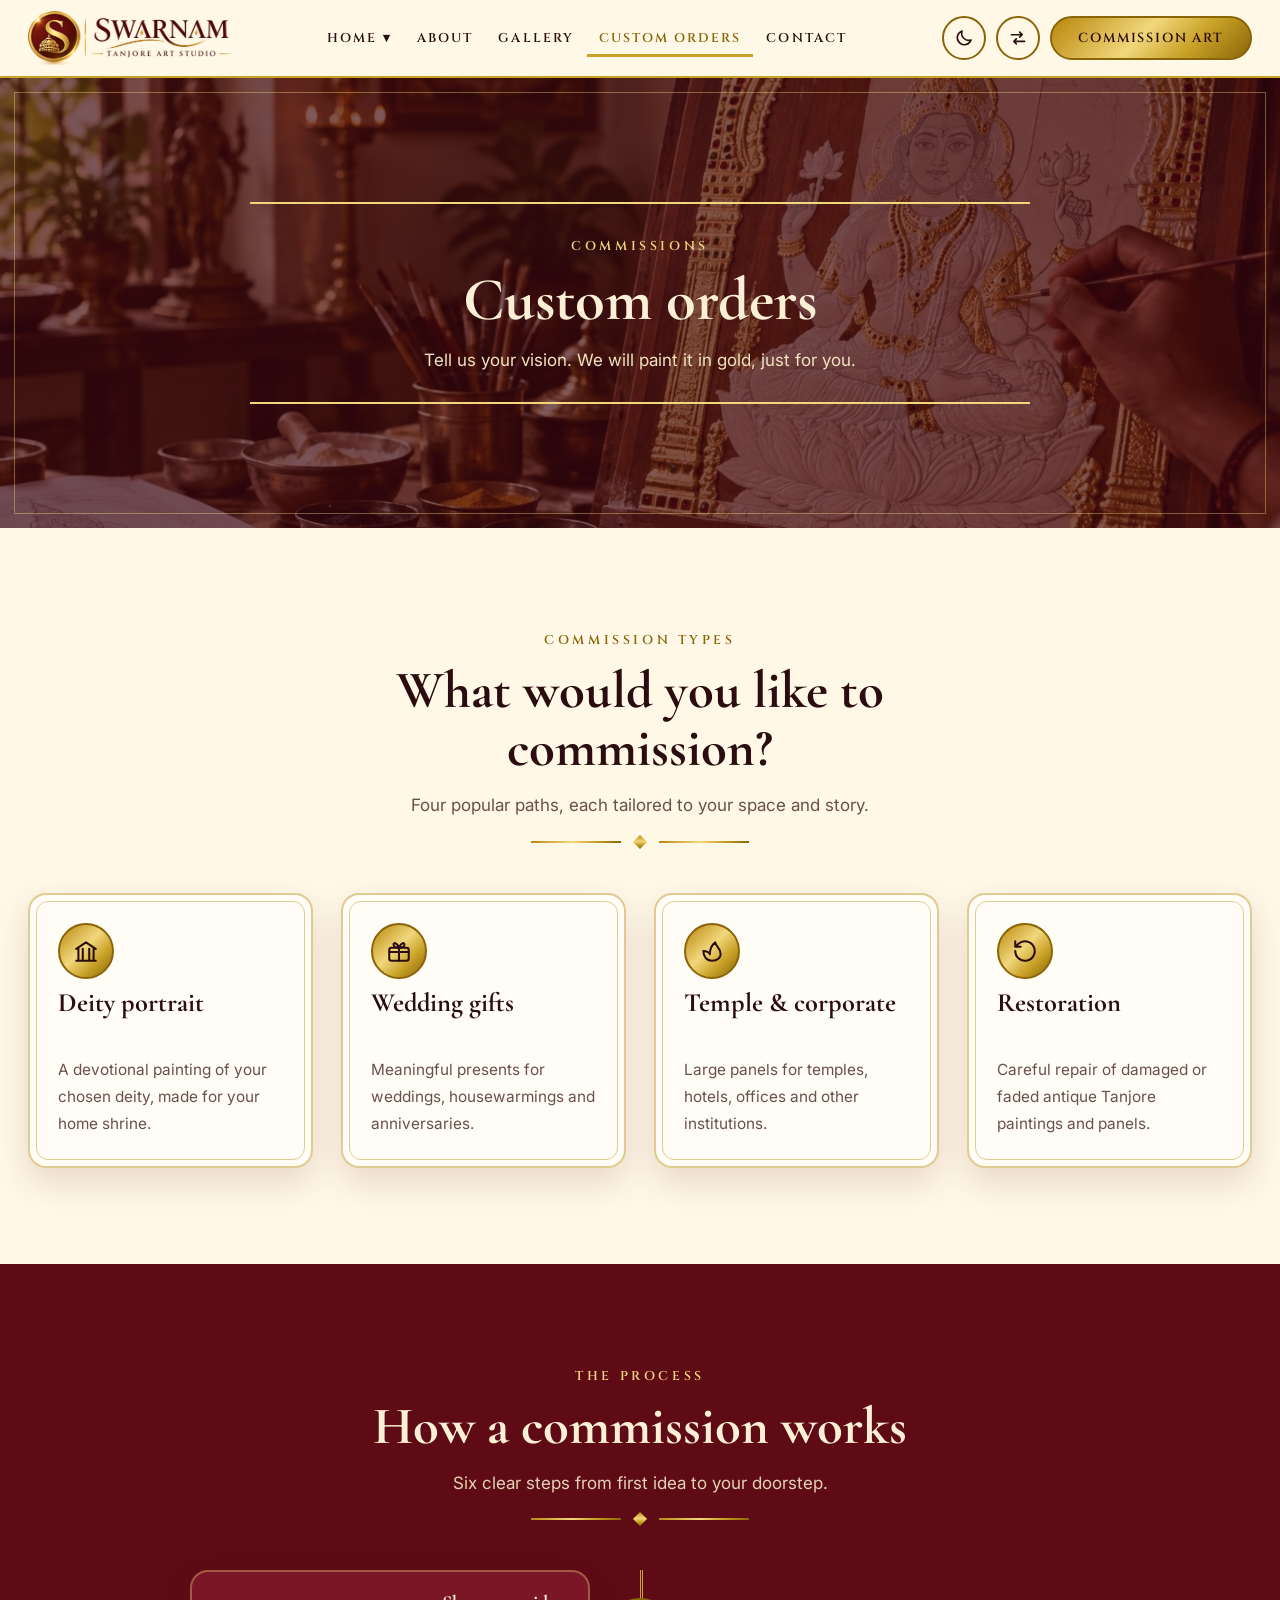
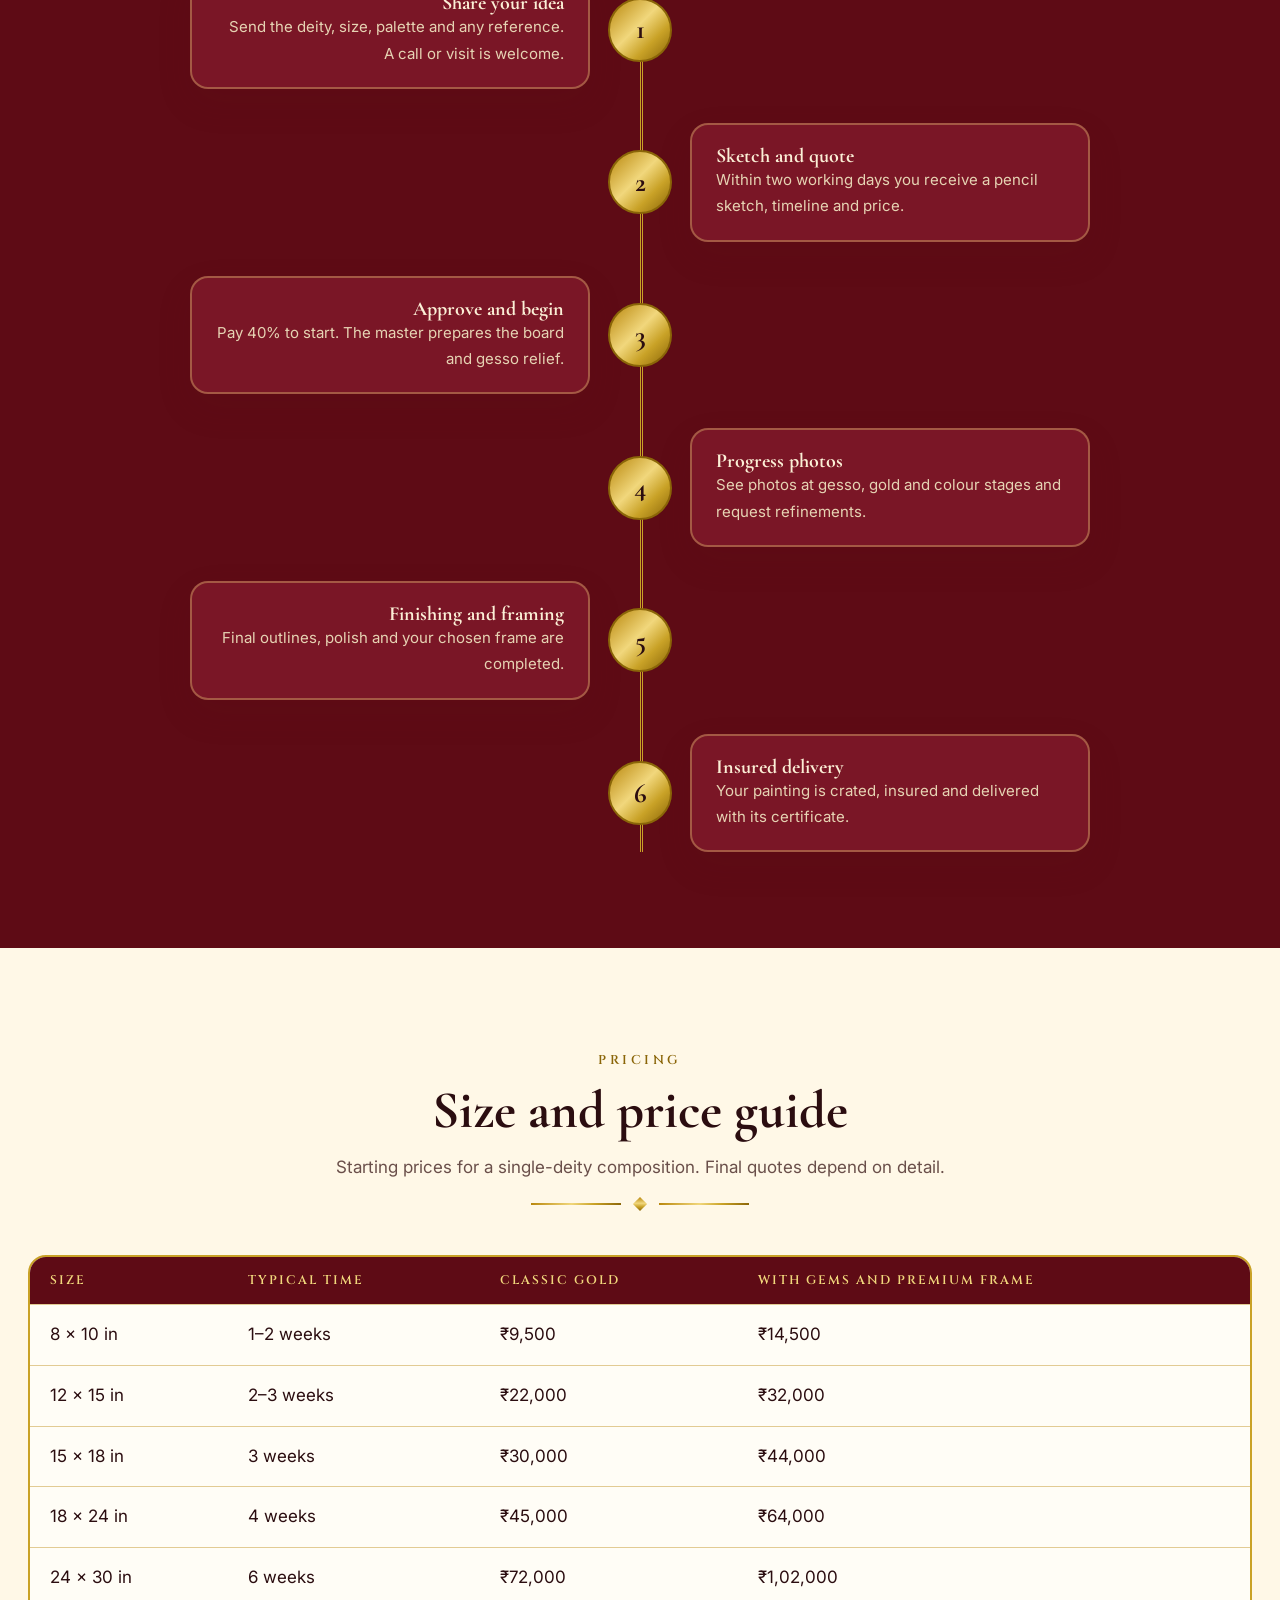
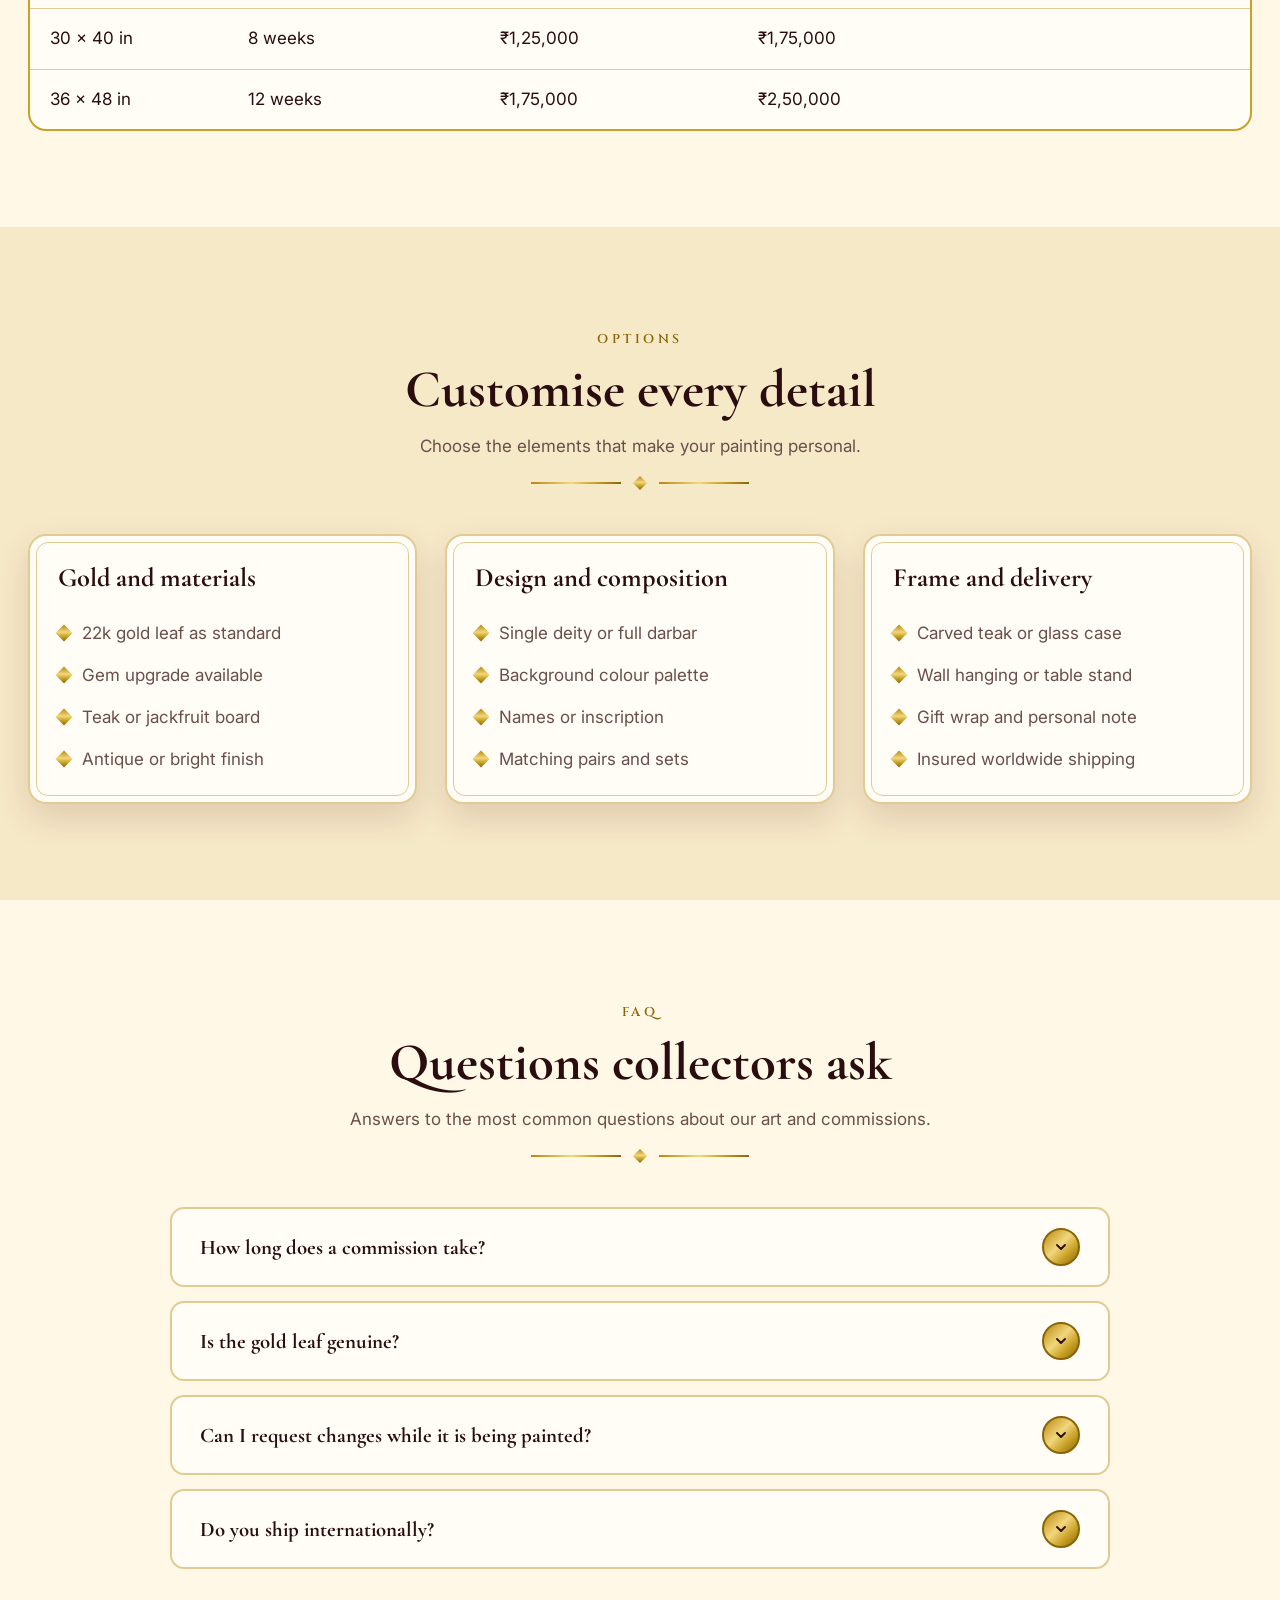
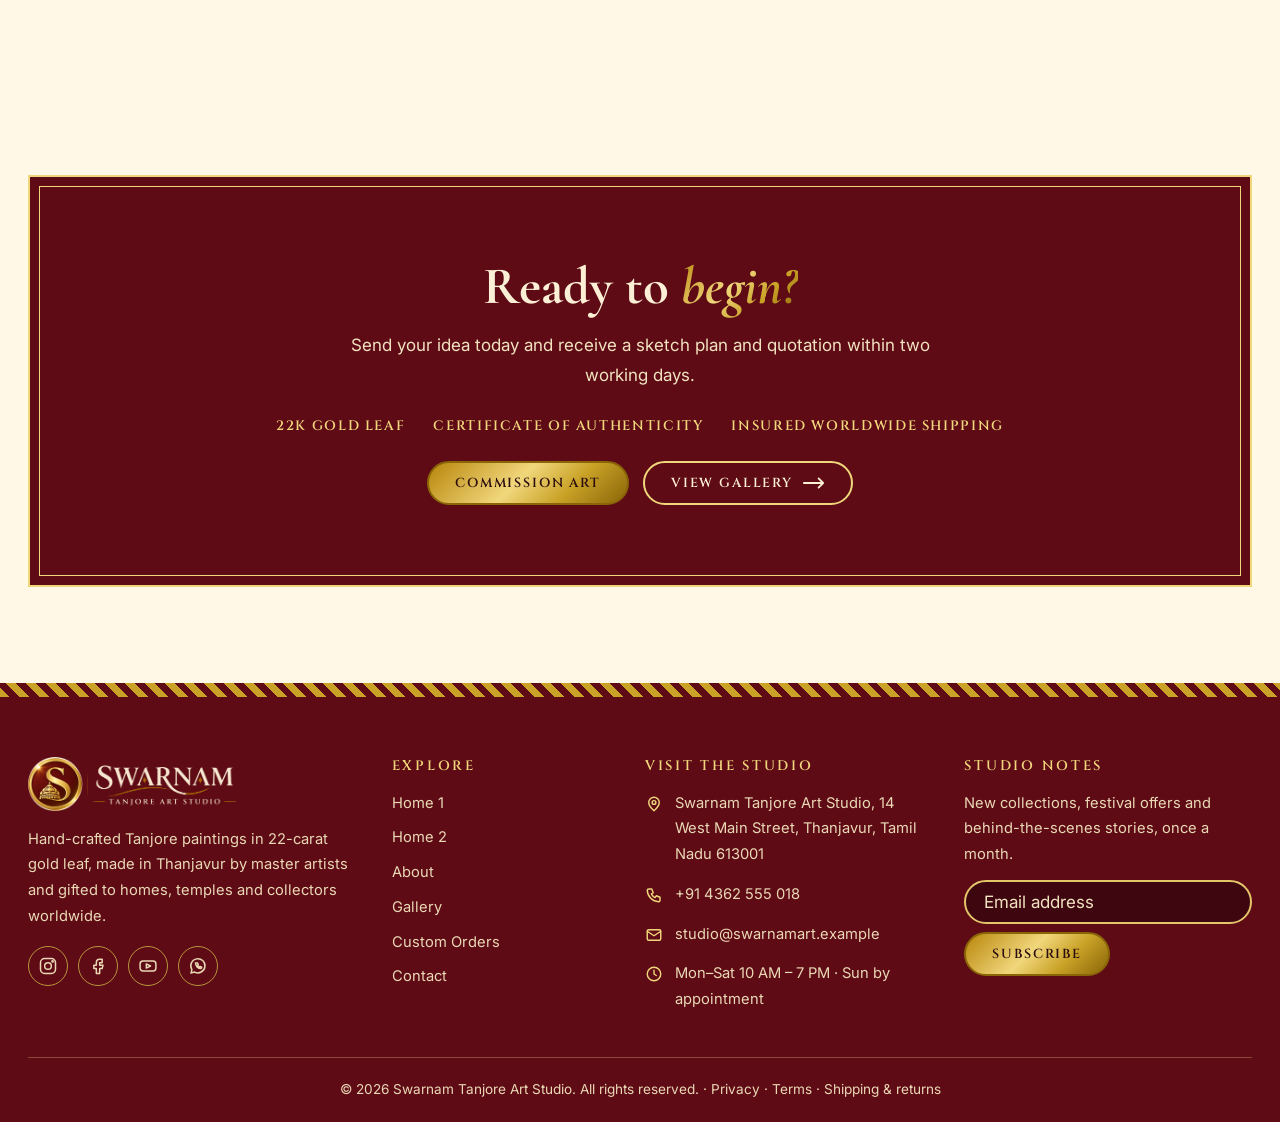
<file: custom-orders.html>
<!DOCTYPE html>
<html lang="en" dir="ltr">
<head>
<meta charset="utf-8"><meta name="viewport" content="width=device-width, initial-scale=1">
<title>Custom Orders — Swarnam Tanjore Art Studio</title>
<meta name="description" content="Commission a custom gold-leaf Tanjore painting: process, sizes, prices and options.">
<link rel="icon" type="image/png" href="assets/img/favicon.png">
<link rel="preconnect" href="https://fonts.googleapis.com"><link rel="preconnect" href="https://fonts.gstatic.com" crossorigin>
<link href="https://fonts.googleapis.com/css2?family=Cinzel:wght@500;600;700&family=Cormorant+Garamond:ital,wght@0,600;0,700;1,600&family=Inter:wght@400;500;600&display=swap" rel="stylesheet">
<link rel="stylesheet" href="assets/css/style.css">
<script>try{var d=document.documentElement;d.dataset.theme=localStorage.getItem('theme')||'light';d.dir=localStorage.getItem('dir')||'ltr'}catch(e){}</script>
<script defer src="assets/js/main.js"></script><script defer src="assets/js/anim.js"></script>
</head>
<body data-page="orders">
<div id="loader" role="status" aria-live="polite"><div class="ld"><span class="ring"></span><img src="assets/img/logo.png" alt="Swarnam Tanjore Art Studio" width="900" height="239"><span class="sr">Loading…</span></div></div>
<noscript><style>#loader{display:none}</style></noscript>
<div id="site-nav"></div>
<main>
<section class="phero r"><div class="bgslot b4" role="img" aria-label="Hands painting a peacock with a fine brush" style="background-image:linear-gradient(rgba(62,7,16,.66),rgba(62,7,16,.66)),url('assets/img/photos/image-04-custom-orders-hero.jpg');background-size:cover;background-position:center"></div><div class="wrap"><div class="hp"><span class="eyebrow">Commissions</span><h1>Custom orders</h1><p class="sub">Tell us your vision. We will paint it in gold, just for you.</p></div></div></section>
<section class="sec "><div class="wrap"><div class="head"><span class="eyebrow">Commission types</span><br><h2>What would you like to commission?</h2><p>Four popular paths, each tailored to your space and story.</p><div class="orn"><i></i></div></div><div class="grid g4"><div class="card"><div class="ic"><svg viewBox="0 0 24 24" aria-hidden="true"><path d="M3 21h18M5 21V10M9 21V10M15 21V10M19 21V10M3 10l9-6 9 6"/></svg></div><h3>Deity portrait</h3><p>A devotional painting of your chosen deity, made for your home shrine.</p></div><div class="card"><div class="ic"><svg viewBox="0 0 24 24" aria-hidden="true"><rect x="3" y="9" width="18" height="12" rx="2"/><path d="M12 9v12M3 13h18"/><path d="M12 9c-3 0-5-1-5-3s3-2 5 3c2-5 5-5 5-3s-2 3-5 3z"/></svg></div><h3>Wedding gifts</h3><p>Meaningful presents for weddings, housewarmings and anniversaries.</p></div><div class="card"><div class="ic"><svg viewBox="0 0 24 24" aria-hidden="true"><path d="M12 21c-5 0-8-4-8-9 3 0 5 1 6 3 0-4 1-8 5-11 1 5 5 5 5 11 0 3-3 6-8 6z"/></svg></div><h3>Temple &amp; corporate</h3><p>Large panels for temples, hotels, offices and other institutions.</p></div><div class="card"><div class="ic"><svg viewBox="0 0 24 24" aria-hidden="true"><path d="M3 12a9 9 0 1 0 3-6.7L3 8M3 3v5h5"/></svg></div><h3>Restoration</h3><p>Careful repair of damaged or faded antique Tanjore paintings and panels.</p></div></div></div></section>
<section class="sec dk"><div class="wrap"><div class="head"><span class="eyebrow">The process</span><br><h2>How a commission works</h2><p>Six clear steps from first idea to your doorstep.</p><div class="orn"><i></i></div></div><div class="zig"><div class="zi"><div class="n">1</div><div class="t"><h4>Share your idea</h4><p>Send the deity, size, palette and any reference. A call or visit is welcome.</p></div></div><div class="zi"><div class="n">2</div><div class="t"><h4>Sketch and quote</h4><p>Within two working days you receive a pencil sketch, timeline and price.</p></div></div><div class="zi"><div class="n">3</div><div class="t"><h4>Approve and begin</h4><p>Pay 40% to start. The master prepares the board and gesso relief.</p></div></div><div class="zi"><div class="n">4</div><div class="t"><h4>Progress photos</h4><p>See photos at gesso, gold and colour stages and request refinements.</p></div></div><div class="zi"><div class="n">5</div><div class="t"><h4>Finishing and framing</h4><p>Final outlines, polish and your chosen frame are completed.</p></div></div><div class="zi"><div class="n">6</div><div class="t"><h4>Insured delivery</h4><p>Your painting is crated, insured and delivered with its certificate.</p></div></div></div></div></section>
<section class="sec "><div class="wrap"><div class="head"><span class="eyebrow">Pricing</span><br><h2>Size and price guide</h2><p>Starting prices for a single-deity composition. Final quotes depend on detail.</p><div class="orn"><i></i></div></div><div class="tbl"><table><thead><tr><th>Size</th><th>Typical time</th><th>Classic gold</th><th>With gems and premium frame</th></tr></thead><tbody><tr><td data-label="Size">8 × 10 in</td><td data-label="Typical time">1–2 weeks</td><td data-label="Classic gold">₹9,500</td><td data-label="With gems and premium frame">₹14,500</td></tr><tr><td data-label="Size">12 × 15 in</td><td data-label="Typical time">2–3 weeks</td><td data-label="Classic gold">₹22,000</td><td data-label="With gems and premium frame">₹32,000</td></tr><tr><td data-label="Size">15 × 18 in</td><td data-label="Typical time">3 weeks</td><td data-label="Classic gold">₹30,000</td><td data-label="With gems and premium frame">₹44,000</td></tr><tr><td data-label="Size">18 × 24 in</td><td data-label="Typical time">4 weeks</td><td data-label="Classic gold">₹45,000</td><td data-label="With gems and premium frame">₹64,000</td></tr><tr><td data-label="Size">24 × 30 in</td><td data-label="Typical time">6 weeks</td><td data-label="Classic gold">₹72,000</td><td data-label="With gems and premium frame">₹1,02,000</td></tr><tr><td data-label="Size">30 × 40 in</td><td data-label="Typical time">8 weeks</td><td data-label="Classic gold">₹1,25,000</td><td data-label="With gems and premium frame">₹1,75,000</td></tr><tr><td data-label="Size">36 × 48 in</td><td data-label="Typical time">12 weeks</td><td data-label="Classic gold">₹1,75,000</td><td data-label="With gems and premium frame">₹2,50,000</td></tr></tbody></table></div></div></section>
<section class="sec cream"><div class="wrap"><div class="head"><span class="eyebrow">Options</span><br><h2>Customise every detail</h2><p>Choose the elements that make your painting personal.</p><div class="orn"><i></i></div></div><div class="grid "><div class="card"><h3>Gold and materials</h3><ul class="clist"><li>22k gold leaf as standard</li><li>Gem upgrade available</li><li>Teak or jackfruit board</li><li>Antique or bright finish</li></ul></div><div class="card"><h3>Design and composition</h3><ul class="clist"><li>Single deity or full darbar</li><li>Background colour palette</li><li>Names or inscription</li><li>Matching pairs and sets</li></ul></div><div class="card"><h3>Frame and delivery</h3><ul class="clist"><li>Carved teak or glass case</li><li>Wall hanging or table stand</li><li>Gift wrap and personal note</li><li>Insured worldwide shipping</li></ul></div></div></div></section>
<section class="sec "><div class="wrap"><div class="head"><span class="eyebrow">FAQ</span><br><h2>Questions collectors ask</h2><p>Answers to the most common questions about our art and commissions.</p><div class="orn"><i></i></div></div><div class="faqw"><details><summary>How long does a commission take?</summary><p>Small paintings take two to three weeks, medium works four to six weeks and large panels eight to twelve weeks. Festival deadlines can be planned in advance.</p></details><details><summary>Is the gold leaf genuine?</summary><p>Yes. We use 22-carat gold leaf and every artwork ships with a certificate of authenticity signed by the master artist.</p></details><details><summary>Can I request changes while it is being painted?</summary><p>Absolutely. We share a pencil sketch for approval and progress photos at the gesso, gold and colour stages, so you can request refinements early.</p></details><details><summary>Do you ship internationally?</summary><p>Yes. Paintings are packed in custom wooden crates with insured courier delivery to more than 14 countries.</p></details></div></div></section>
<section class="sec "><div class="wrap"><div class="cta"><h2>Ready to <span class="gold">begin?</span></h2><p>Send your idea today and receive a sketch plan and quotation within two working days.</p><div class="mini"><span>22k gold leaf</span><span>Certificate of authenticity</span><span>Insured worldwide shipping</span></div><div class="btns"><a class="btn btn-p" href="contact.html#commission">Commission Art</a><a class="btn btn btn-w" href="gallery.html">View Gallery <svg class="arr" viewBox="0 0 24 12" aria-hidden="true"><path d="M1 6h21M17 1l5 5-5 5"/></svg></a></div></div></div></section>
</main>
<div id="site-footer"></div>
</body></html>
</file>
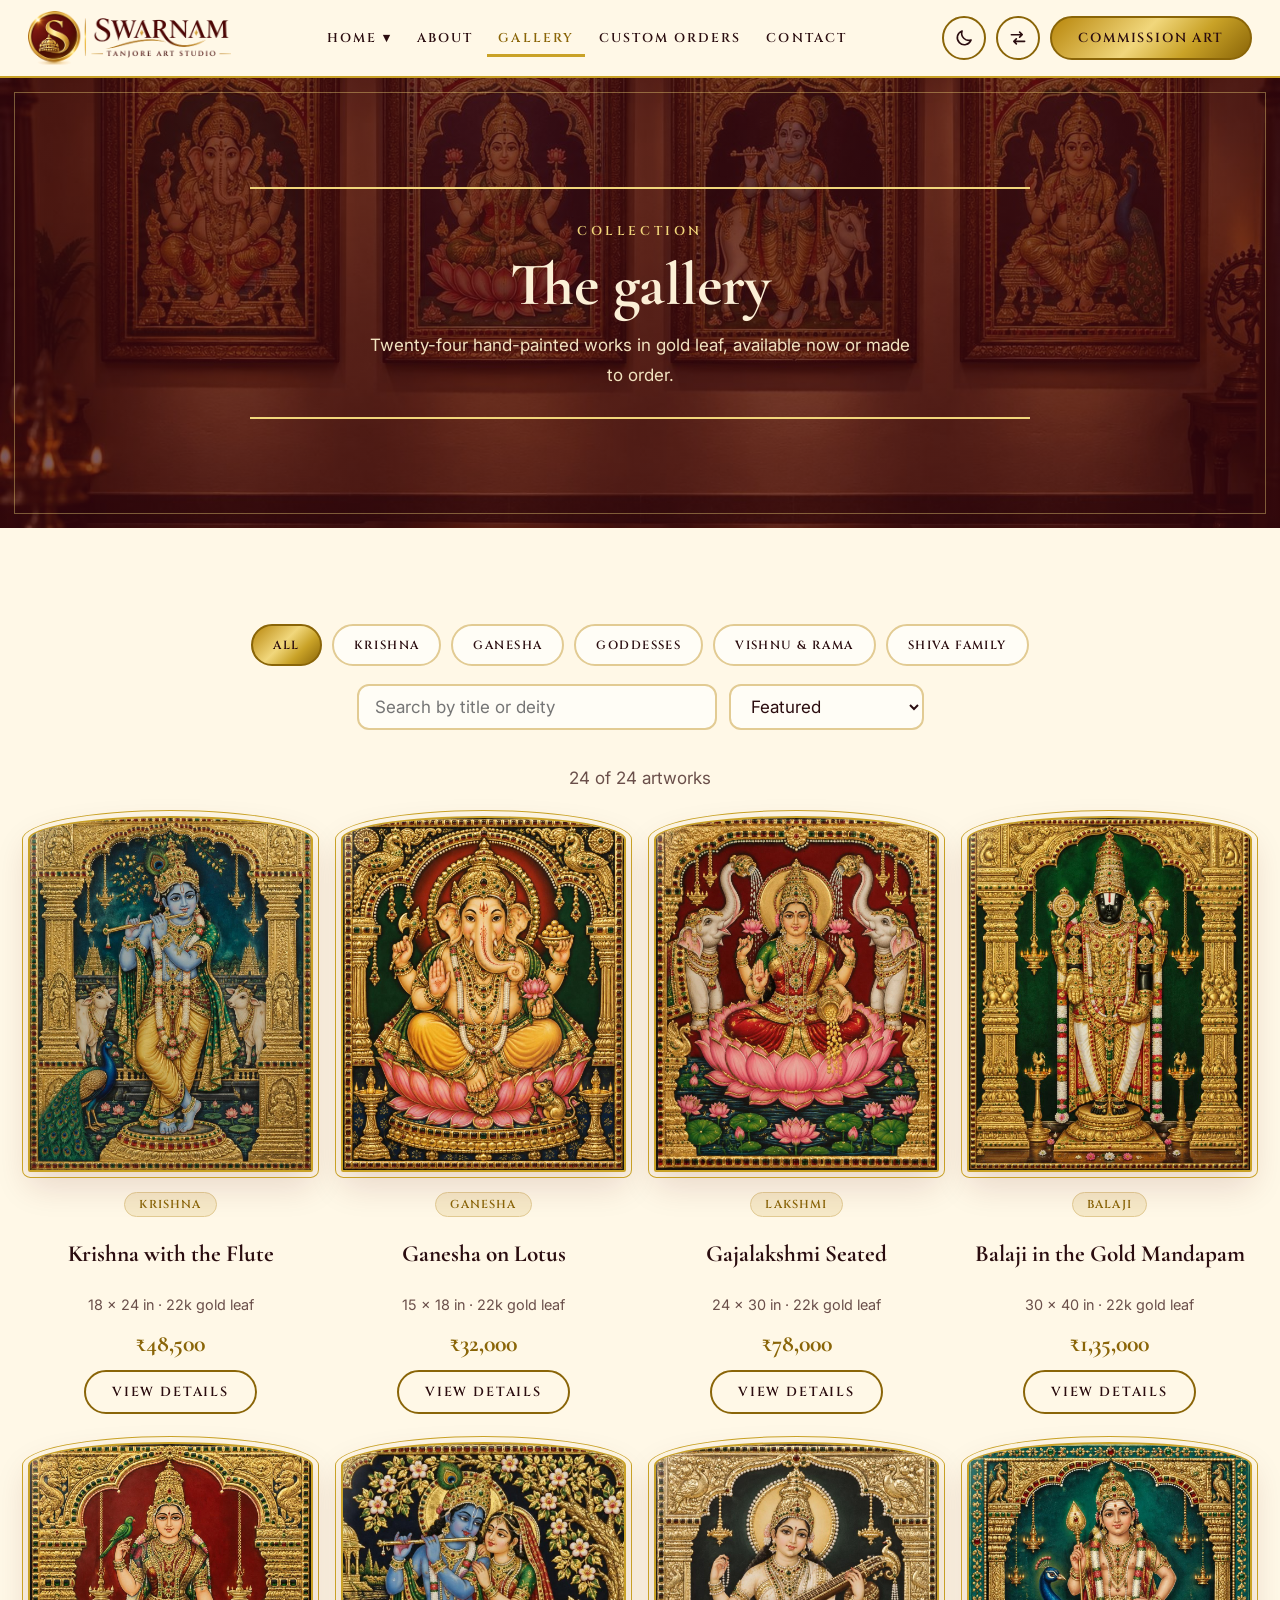
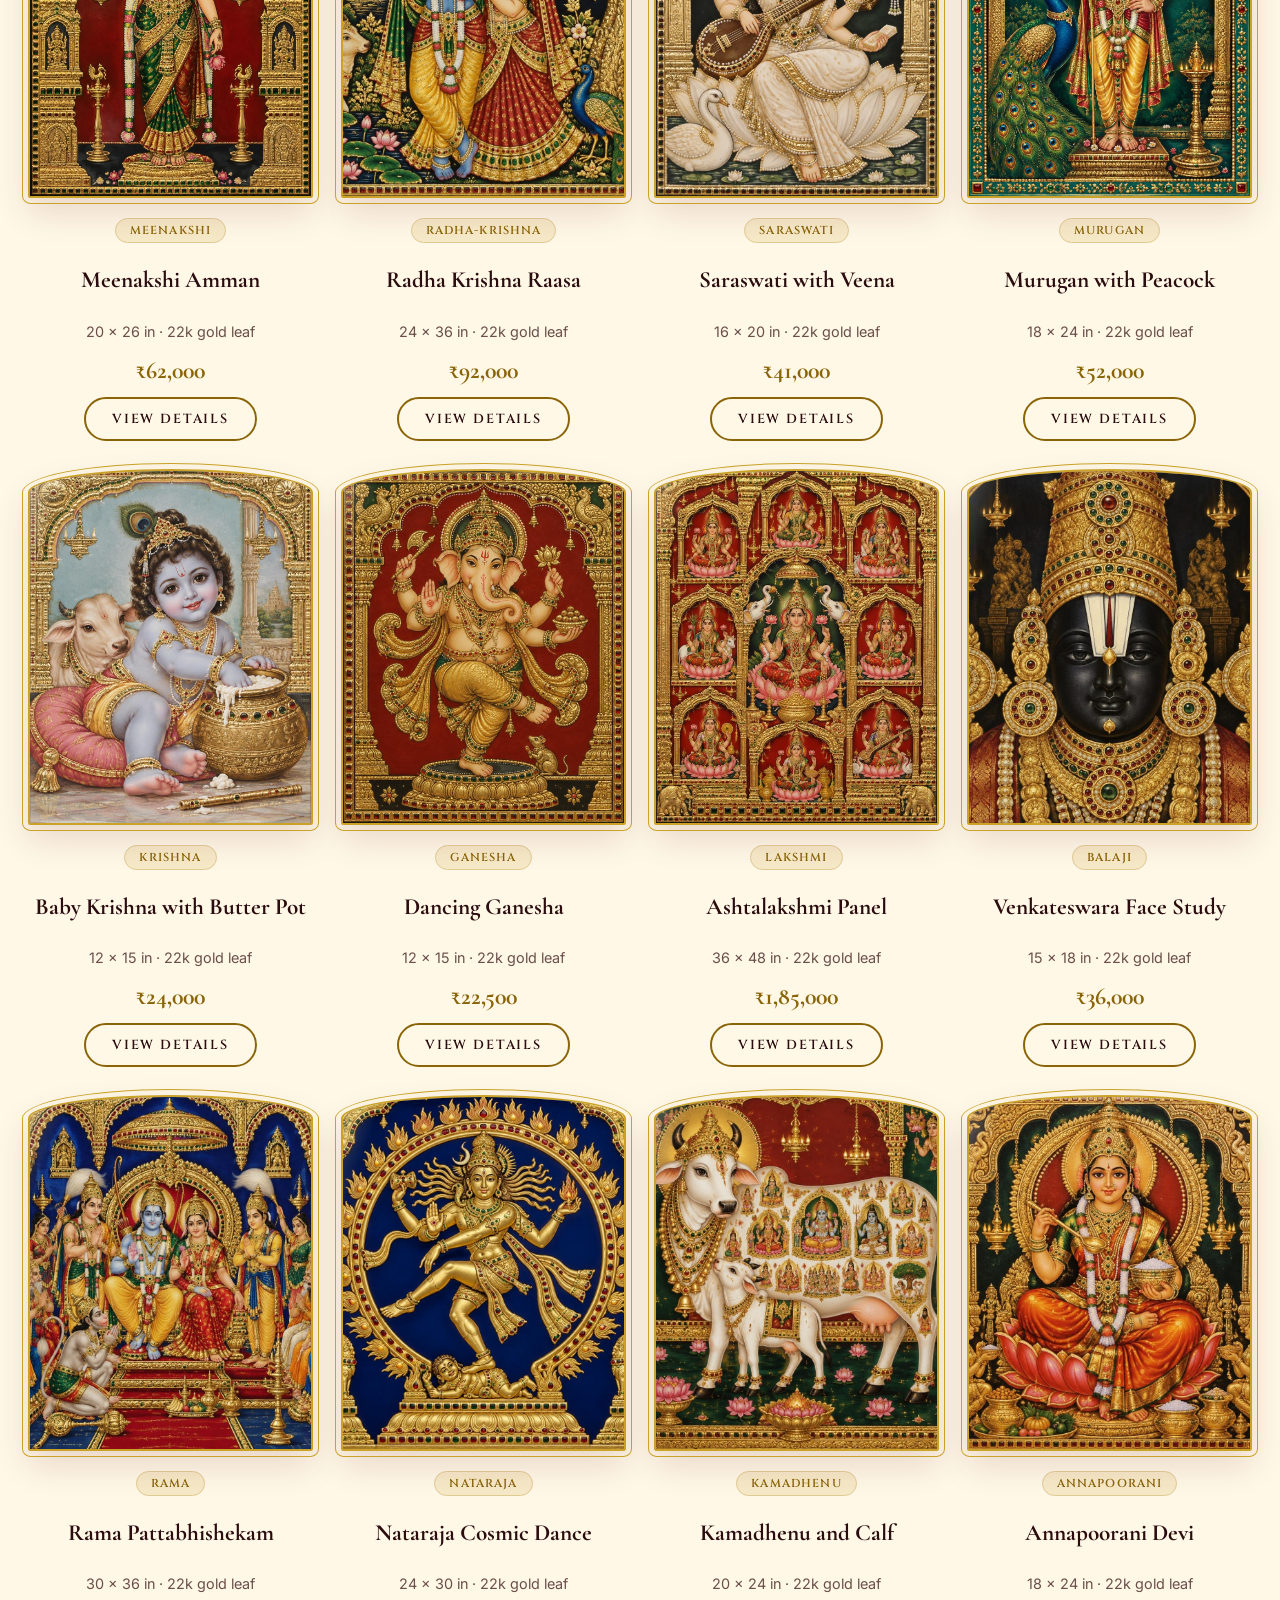
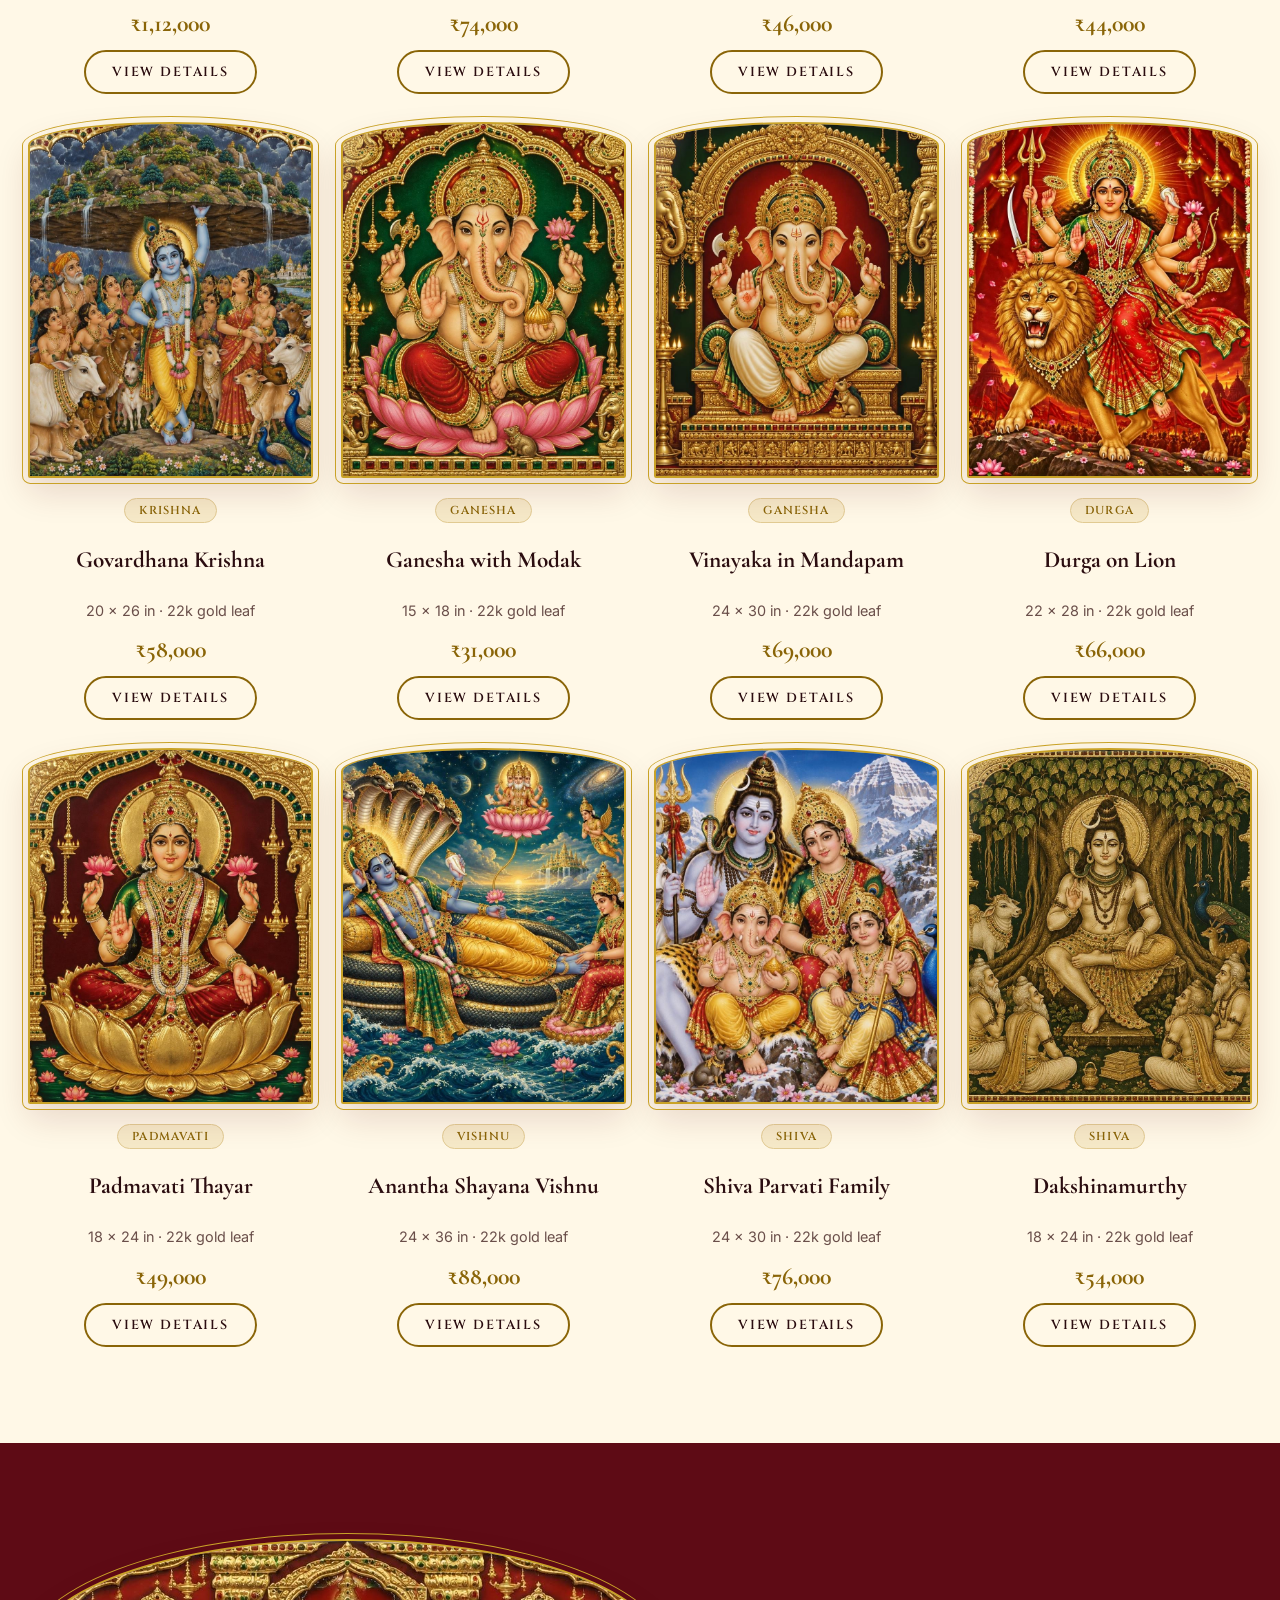
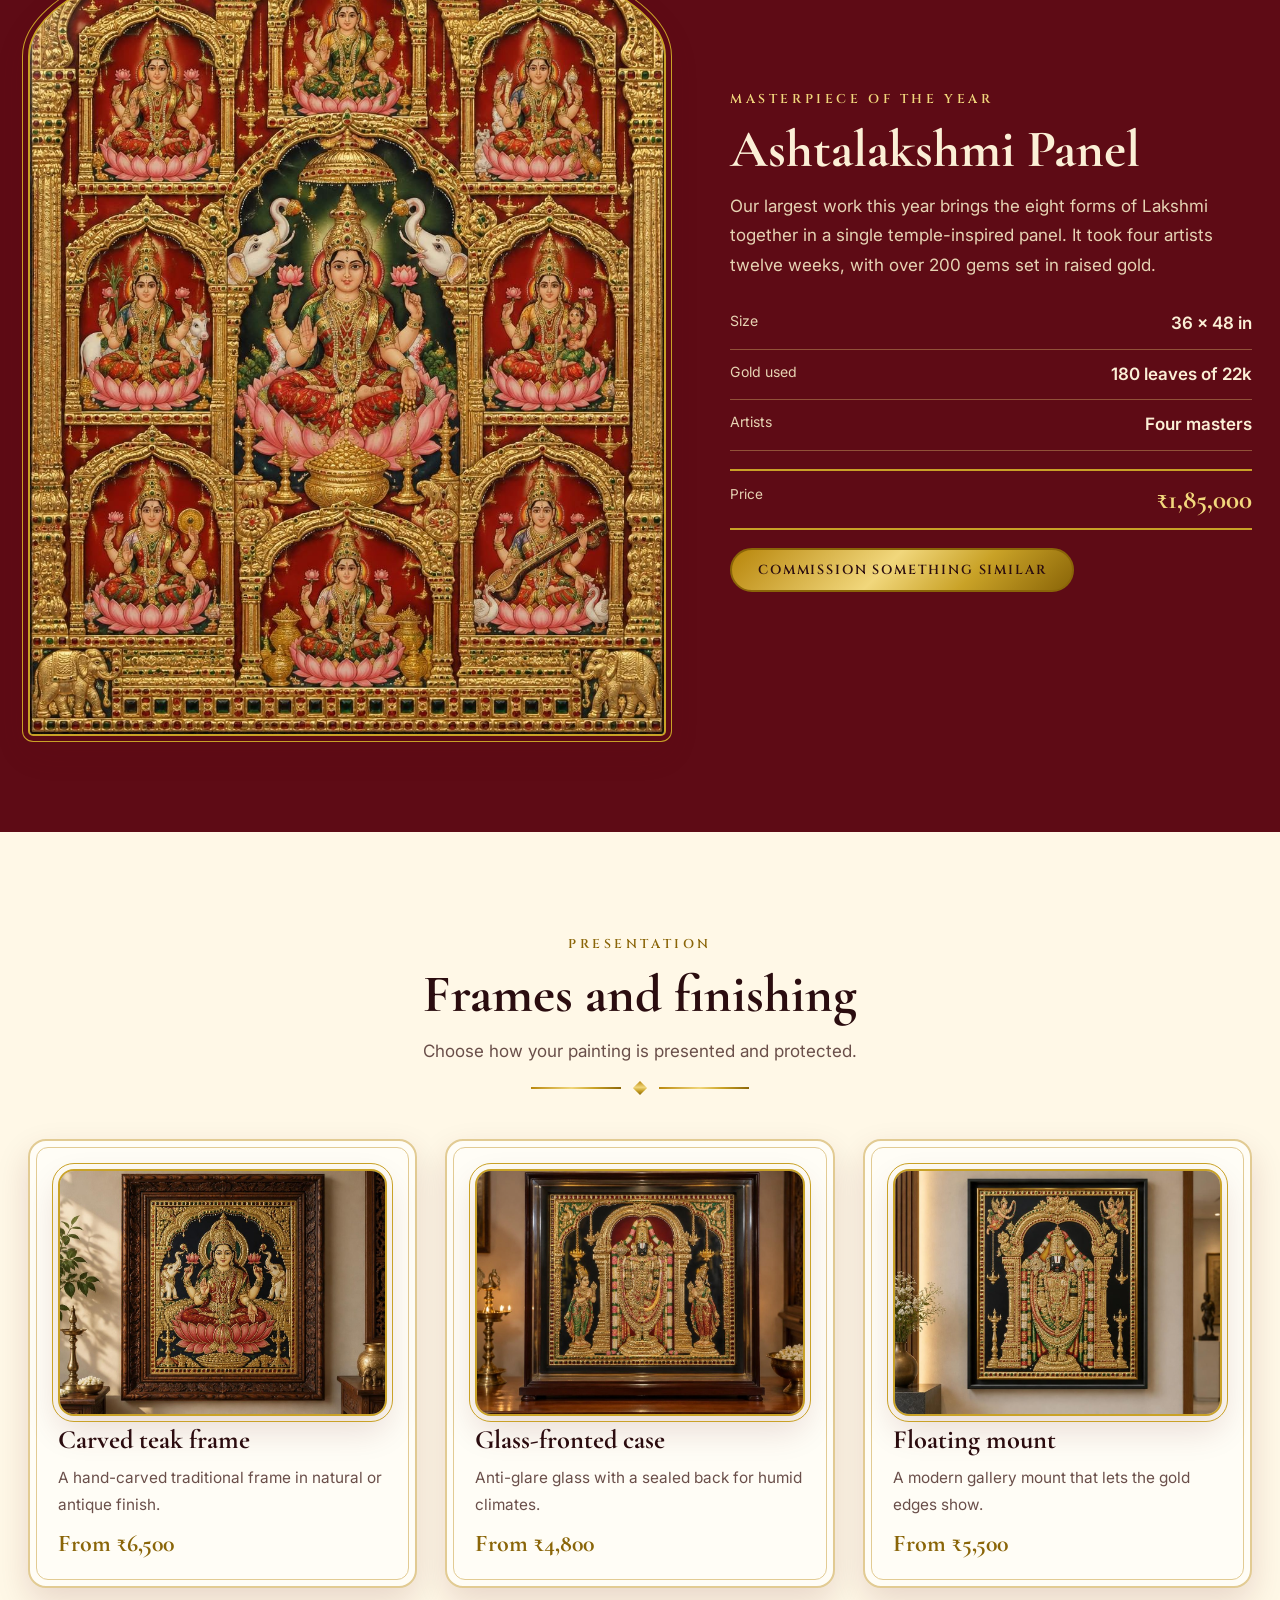
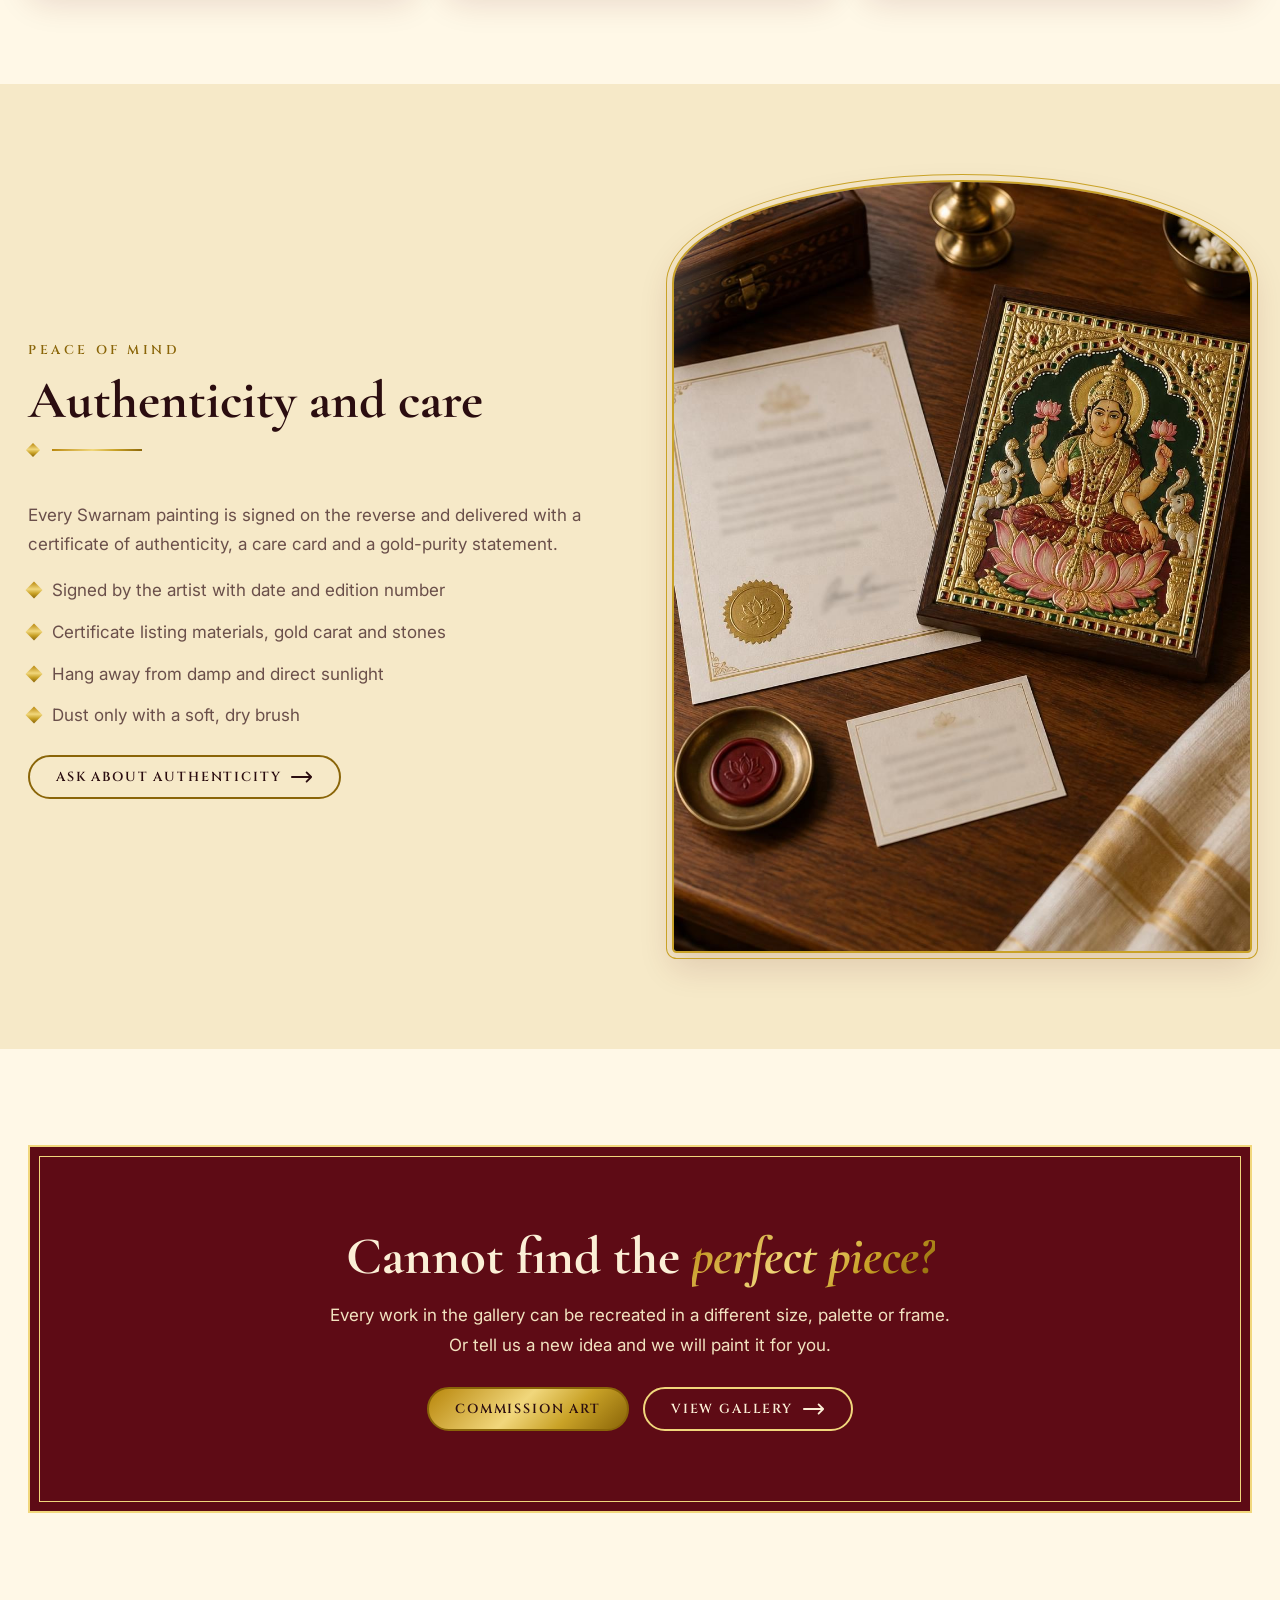
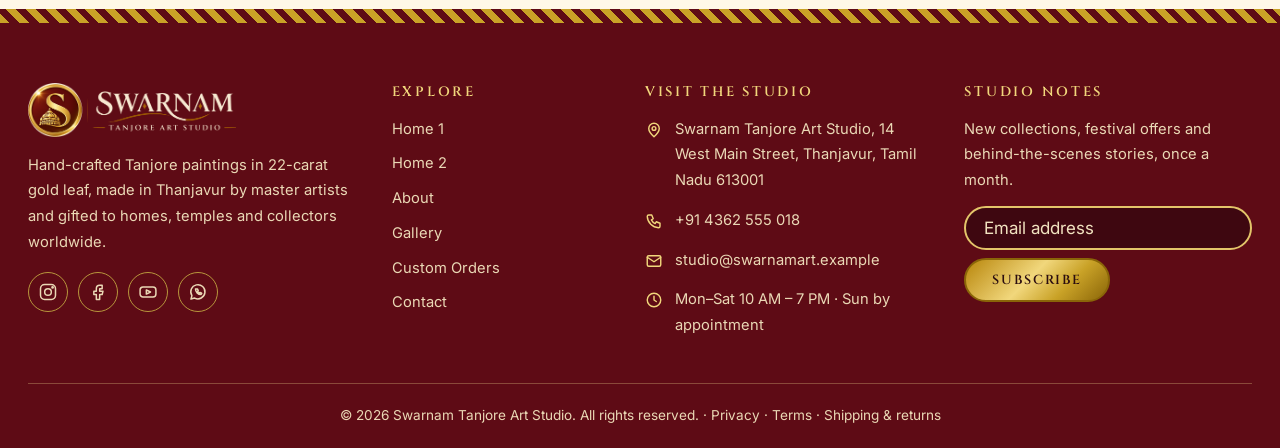
<file: gallery.html>
<!DOCTYPE html>
<html lang="en" dir="ltr">
<head>
<meta charset="utf-8"><meta name="viewport" content="width=device-width, initial-scale=1">
<title>Gallery — Swarnam Tanjore Art Studio</title>
<meta name="description" content="Browse gold-leaf Tanjore paintings by deity, size and price. Commission a custom piece.">
<link rel="icon" type="image/png" href="assets/img/favicon.png">
<link rel="preconnect" href="https://fonts.googleapis.com"><link rel="preconnect" href="https://fonts.gstatic.com" crossorigin>
<link href="https://fonts.googleapis.com/css2?family=Cinzel:wght@500;600;700&family=Cormorant+Garamond:ital,wght@0,600;0,700;1,600&family=Inter:wght@400;500;600&display=swap" rel="stylesheet">
<link rel="stylesheet" href="assets/css/style.css">
<script>try{var d=document.documentElement;d.dataset.theme=localStorage.getItem('theme')||'light';d.dir=localStorage.getItem('dir')||'ltr'}catch(e){}</script>
<script defer src="assets/js/main.js"></script><script defer src="assets/js/anim.js"></script>
<script defer src="assets/js/gallery.js"></script>
</head>
<body data-page="gallery">
<div id="loader" role="status" aria-live="polite"><div class="ld"><span class="ring"></span><img src="assets/img/logo.png" alt="Swarnam Tanjore Art Studio" width="900" height="239"><span class="sr">Loading…</span></div></div>
<noscript><style>#loader{display:none}</style></noscript>
<div id="site-nav"></div>
<main>
<section class="phero c"><div class="bgslot b2" role="img" aria-label="Stone carvings of deities at the Brihadishvara Temple" style="background-image:linear-gradient(rgba(62,7,16,.66),rgba(62,7,16,.66)),url('assets/img/photos/image-02-gallery-hero.jpg');background-size:cover;background-position:center"></div><div class="wrap"><div class="hp"><span class="eyebrow">Collection</span><h1>The gallery</h1><p class="sub">Twenty-four hand-painted works in gold leaf, available now or made to order.</p></div></div></section>
<section class="sec "><div class="wrap"><div class="filters" id="filters" role="group" aria-label="Filter by theme"></div><div class="tools"><input id="q" type="search" placeholder="Search by title or deity" aria-label="Search"><select id="sort" aria-label="Sort"><option value="featured">Featured</option><option value="low">Price: low to high</option><option value="high">Price: high to low</option><option value="size">Largest first</option></select></div><p class="count" id="count" role="status"></p><div class="grid g4" id="items"></div></div></section>
<section class="sec dk"><div class="wrap"><div class="spot"><div><div class="slot arch r45"><img src="assets/img/photos/ashtalakshmi-panel.jpg" alt="Ashtalakshmi panel in gold leaf" loading="lazy" decoding="async"></div></div><div><span class="eyebrow">Masterpiece of the year</span><h2>Ashtalakshmi Panel</h2><p style="color:var(--muted);margin-top:14px">Our largest work this year brings the eight forms of Lakshmi together in a single temple-inspired panel. It took four artists twelve weeks, with over 200 gems set in raised gold.</p><ul class="cap-list"><li><span>Size</span><b>36 × 48 in</b></li><li><span>Gold used</span><b>180 leaves of 22k</b></li><li><span>Artists</span><b>Four masters</b></li></ul><div class="price-tag"><span>Price</span><b>₹1,85,000</b></div><a class="btn btn-p" href="contact.html#commission">Commission something similar</a></div></div></div></section>
<section class="sec "><div class="wrap"><div class="head"><span class="eyebrow">Presentation</span><br><h2>Frames and finishing</h2><p>Choose how your painting is presented and protected.</p><div class="orn"><i></i></div></div><div class="grid "><div class="card"><div class="slot sq r43"><img src="assets/img/photos/carved-teak-frame.jpg" alt="Carved teak frame" loading="lazy" decoding="async"></div><h3>Carved teak frame</h3><p>A hand-carved traditional frame in natural or antique finish.</p><div class="price" style="font:700 1.5rem Cormorant Garamond,serif;color:var(--goldD)">From ₹6,500</div></div><div class="card"><div class="slot sq r43"><img src="assets/img/photos/glass-fronted-case.jpg" alt="Glass-fronted case" loading="lazy" decoding="async"></div><h3>Glass-fronted case</h3><p>Anti-glare glass with a sealed back for humid climates.</p><div class="price" style="font:700 1.5rem Cormorant Garamond,serif;color:var(--goldD)">From ₹4,800</div></div><div class="card"><div class="slot sq r43"><img src="assets/img/photos/floating-mount.jpg" alt="Floating mount frame" loading="lazy" decoding="async"></div><h3>Floating mount</h3><p>A modern gallery mount that lets the gold edges show.</p><div class="price" style="font:700 1.5rem Cormorant Garamond,serif;color:var(--goldD)">From ₹5,500</div></div></div></div></section>
<section class="sec cream"><div class="wrap"><div class="split"><div><div class="head l"><span class="eyebrow">Peace of mind</span><br><h2>Authenticity and care</h2><div class="orn"><i></i></div></div><p>Every Swarnam painting is signed on the reverse and delivered with a certificate of authenticity, a care card and a gold-purity statement.</p><ul class="clist"><li>Signed by the artist with date and edition number</li><li>Certificate listing materials, gold carat and stones</li><li>Hang away from damp and direct sunlight</li><li>Dust only with a soft, dry brush</li></ul><div class="btns" style="margin-top:24px"><a class="btn btn" href="contact.html">Ask about authenticity <svg class="arr" viewBox="0 0 24 12" aria-hidden="true"><path d="M1 6h21M17 1l5 5-5 5"/></svg></a></div></div><div class="slot arch r34"><img src="assets/img/photos/certificate-still-life.jpg" alt="Certificate of authenticity" loading="lazy" decoding="async"></div></div></div></section>
<section class="sec "><div class="wrap"><div class="cta"><h2>Cannot find the <span class="gold">perfect piece?</span></h2><p>Every work in the gallery can be recreated in a different size, palette or frame. Or tell us a new idea and we will paint it for you.</p><div class="btns"><a class="btn btn-p" href="contact.html#commission">Commission Art</a><a class="btn btn btn-w" href="gallery.html">View Gallery <svg class="arr" viewBox="0 0 24 12" aria-hidden="true"><path d="M1 6h21M17 1l5 5-5 5"/></svg></a></div></div></div></section>
<div class="modal" id="modal" role="dialog" aria-modal="true" aria-label="Artwork details"><div class="box" id="mbox"></div></div></main>
<div id="site-footer"></div>
</body></html>
</file>
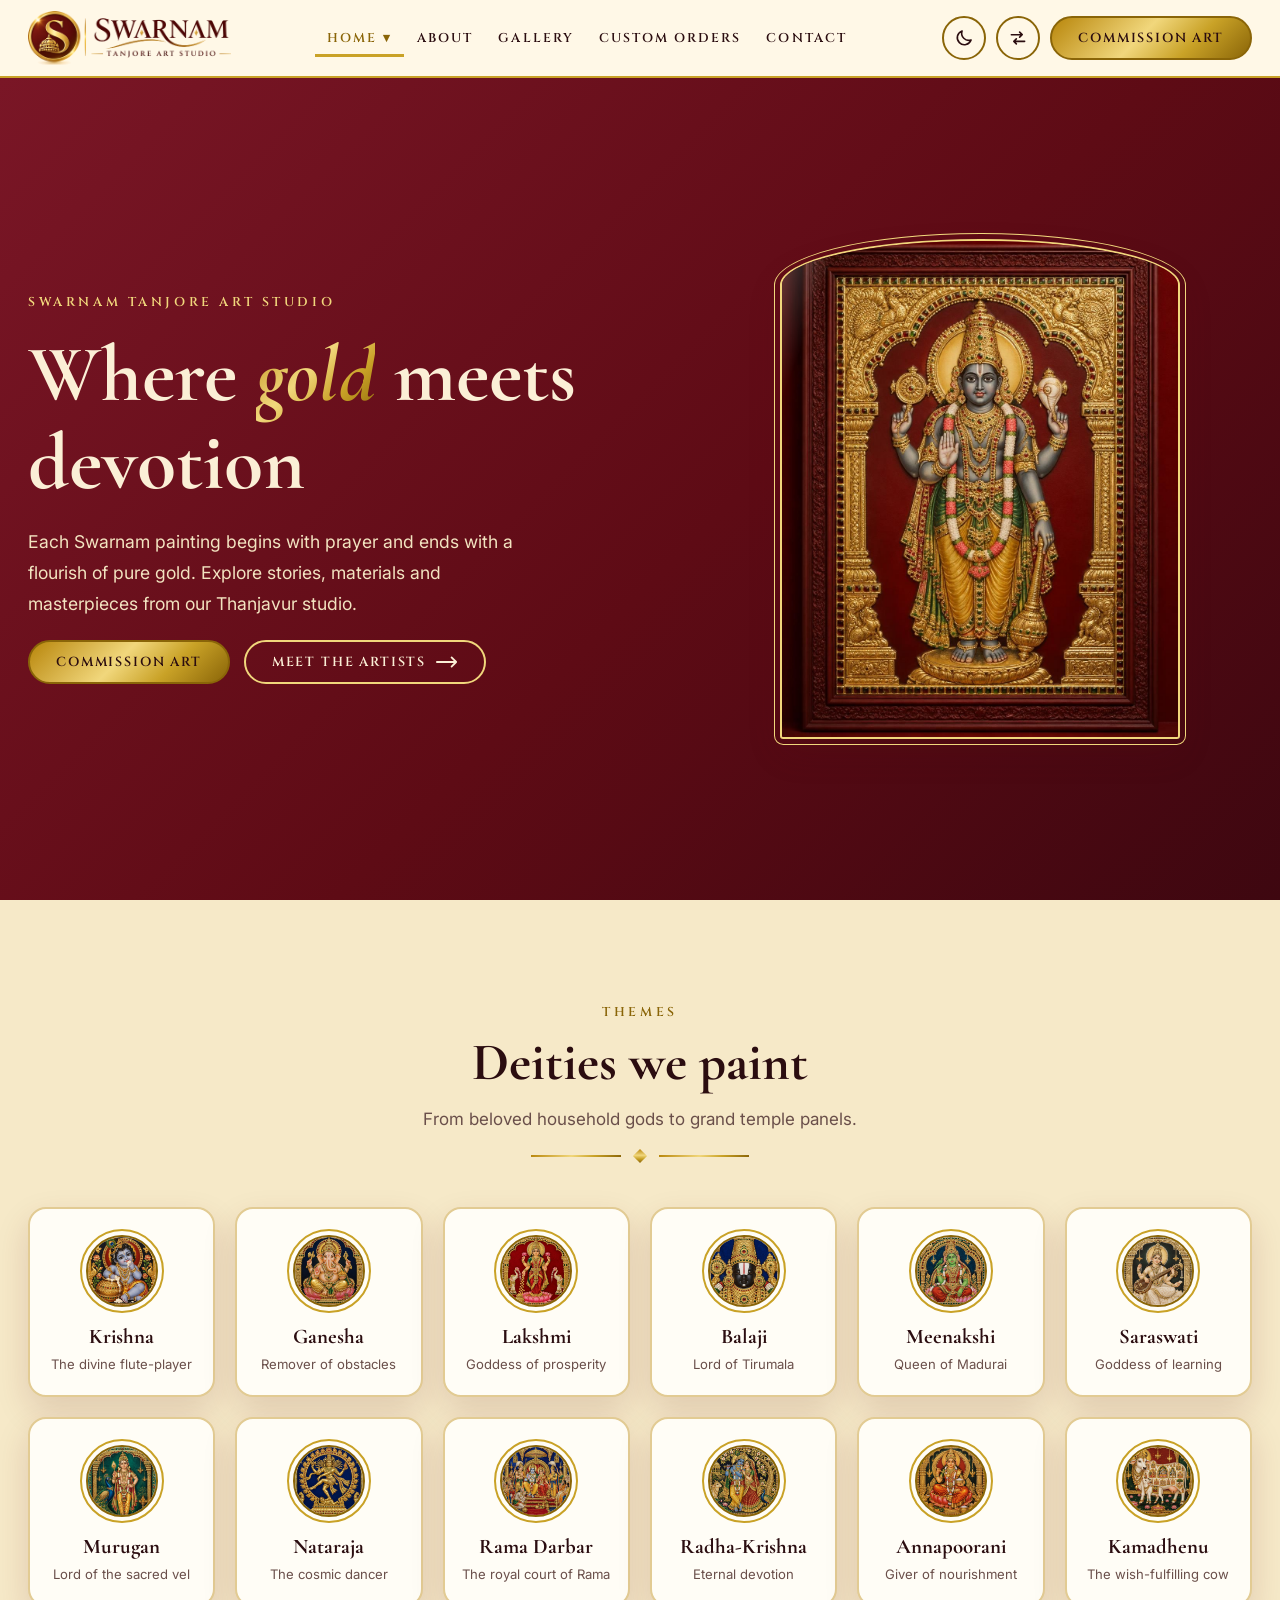
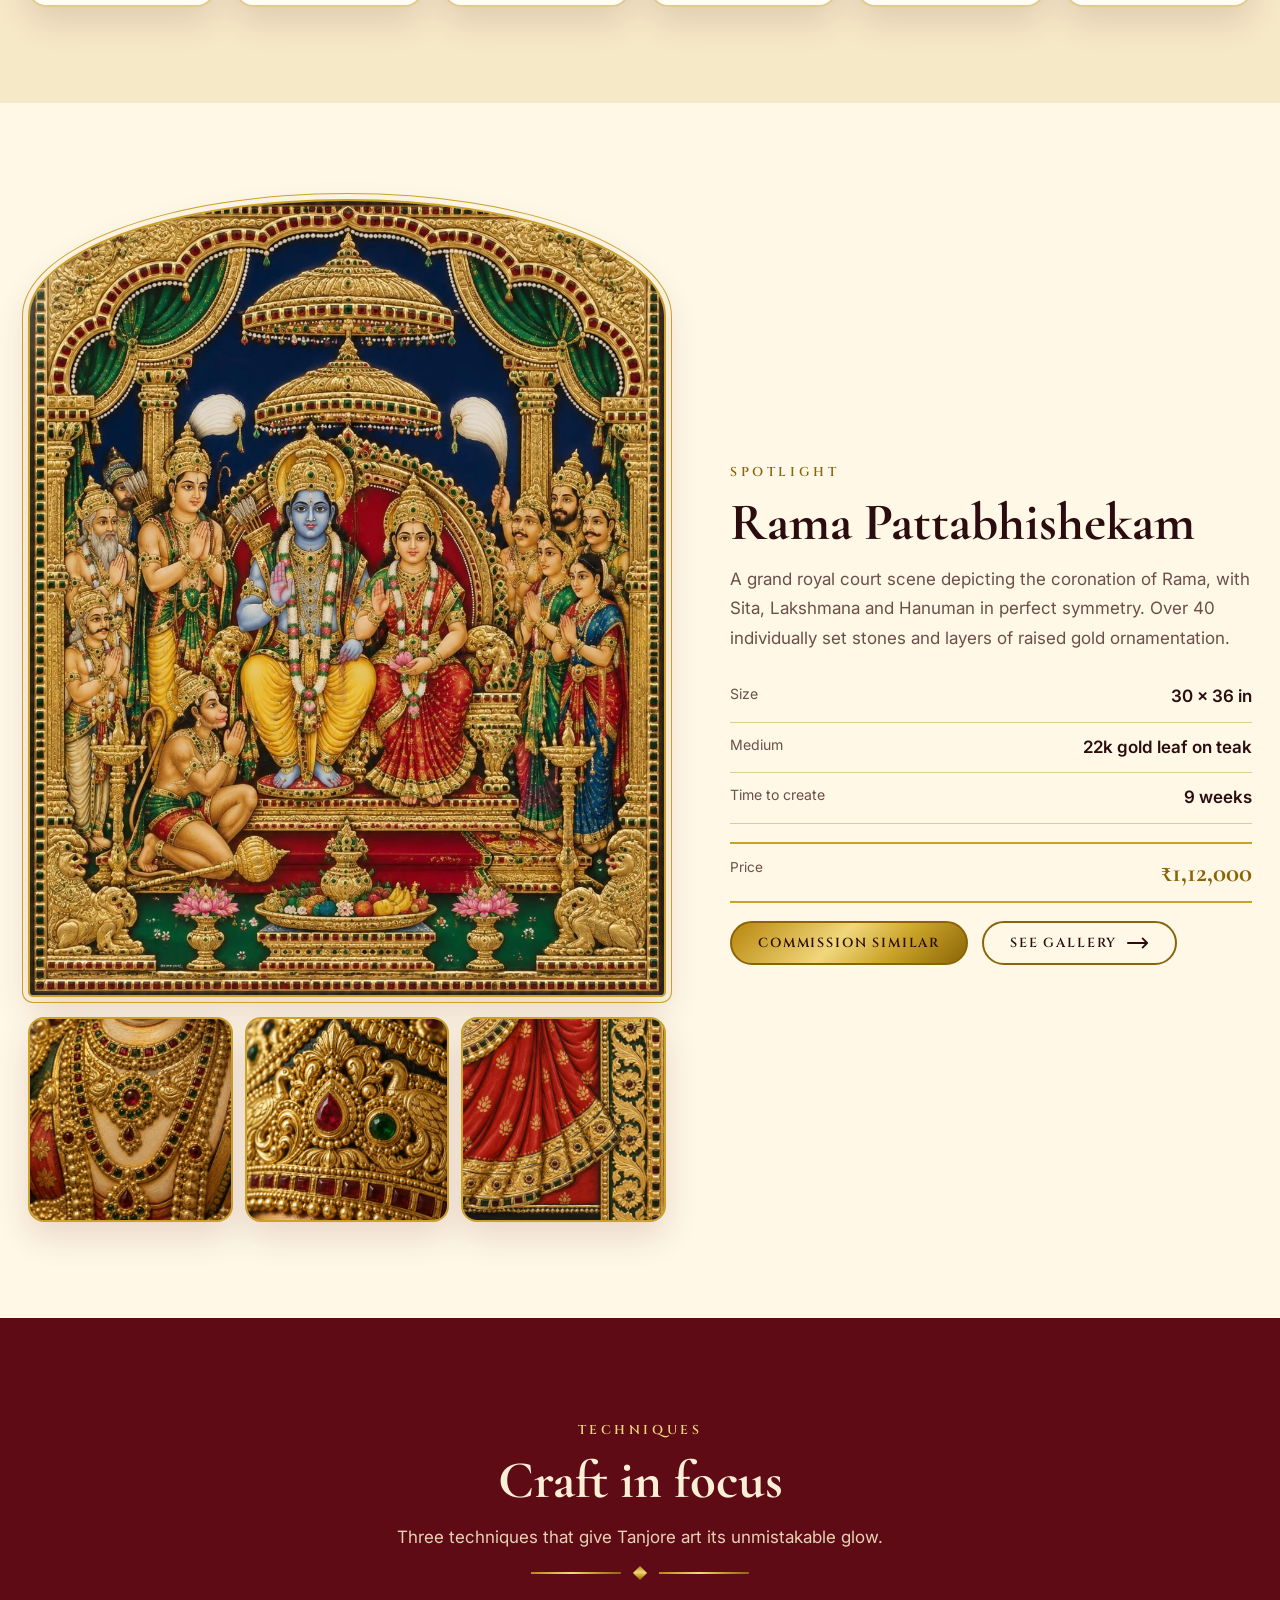
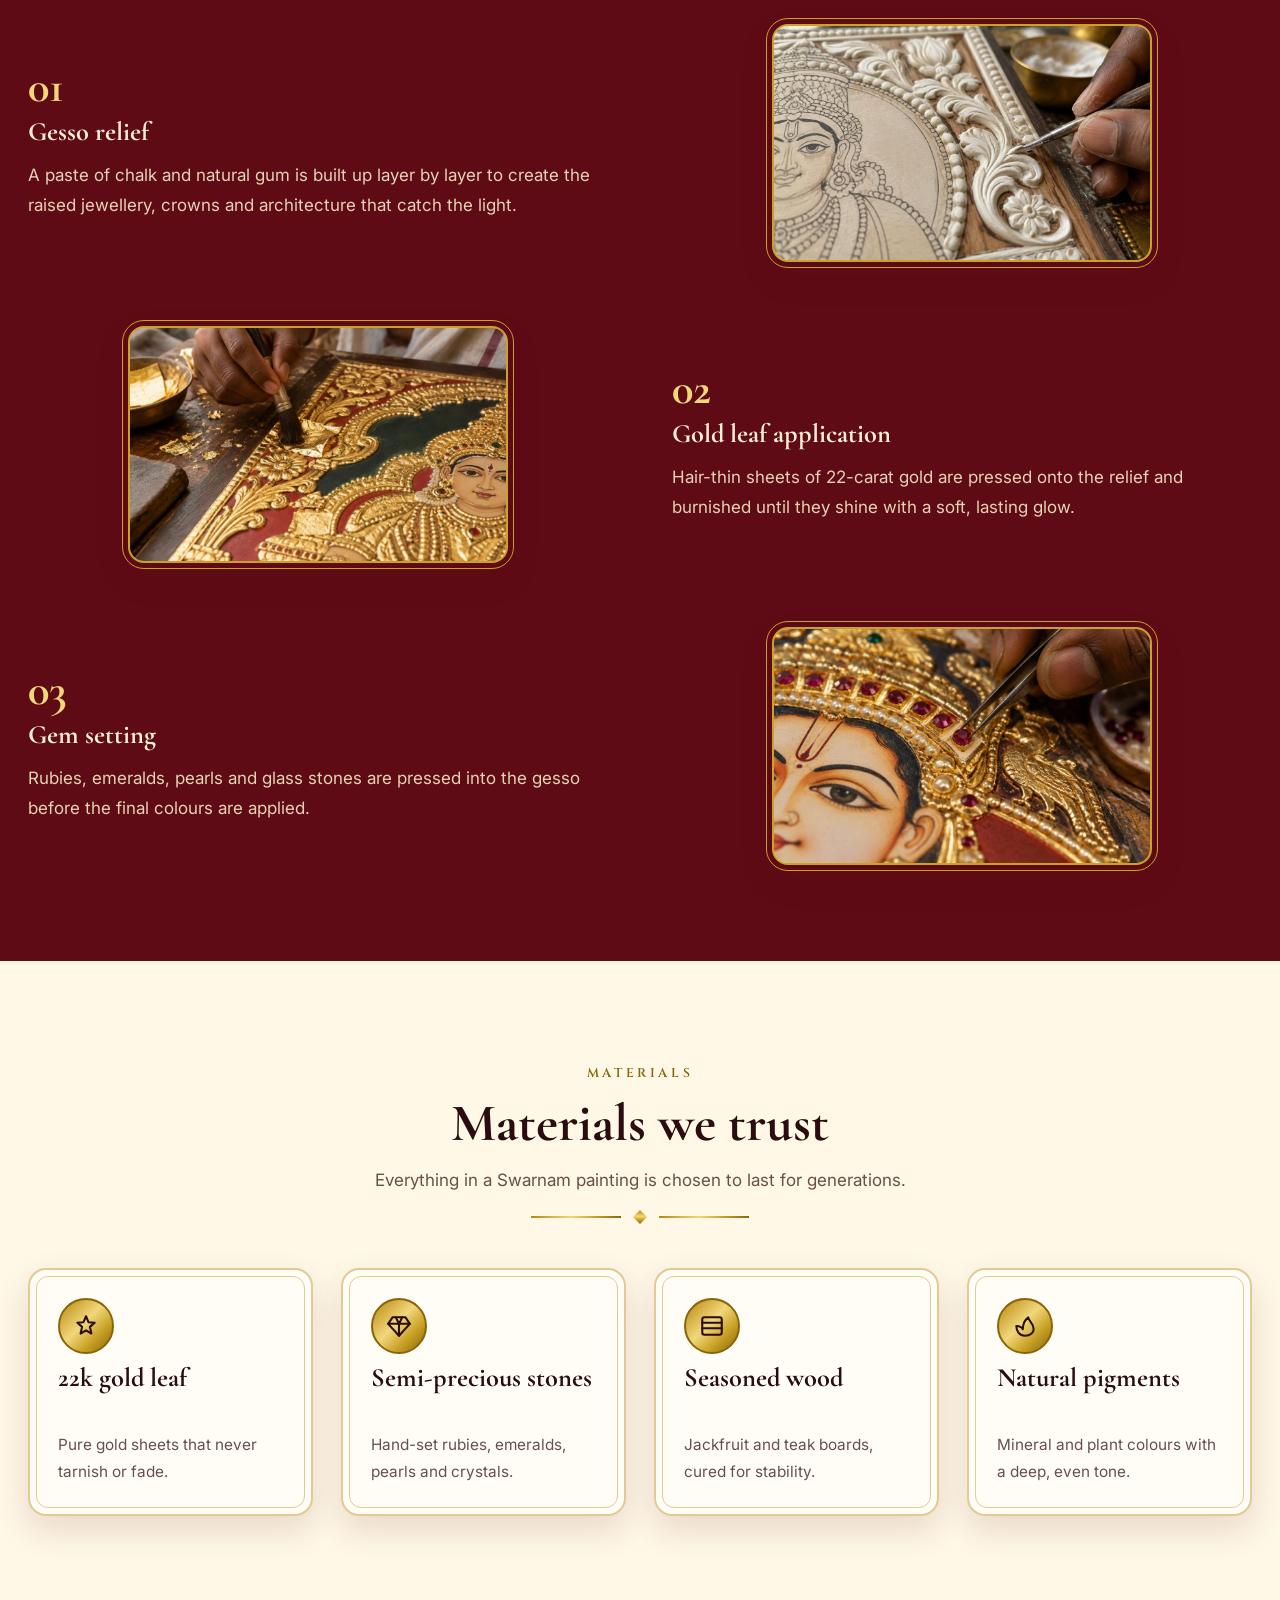
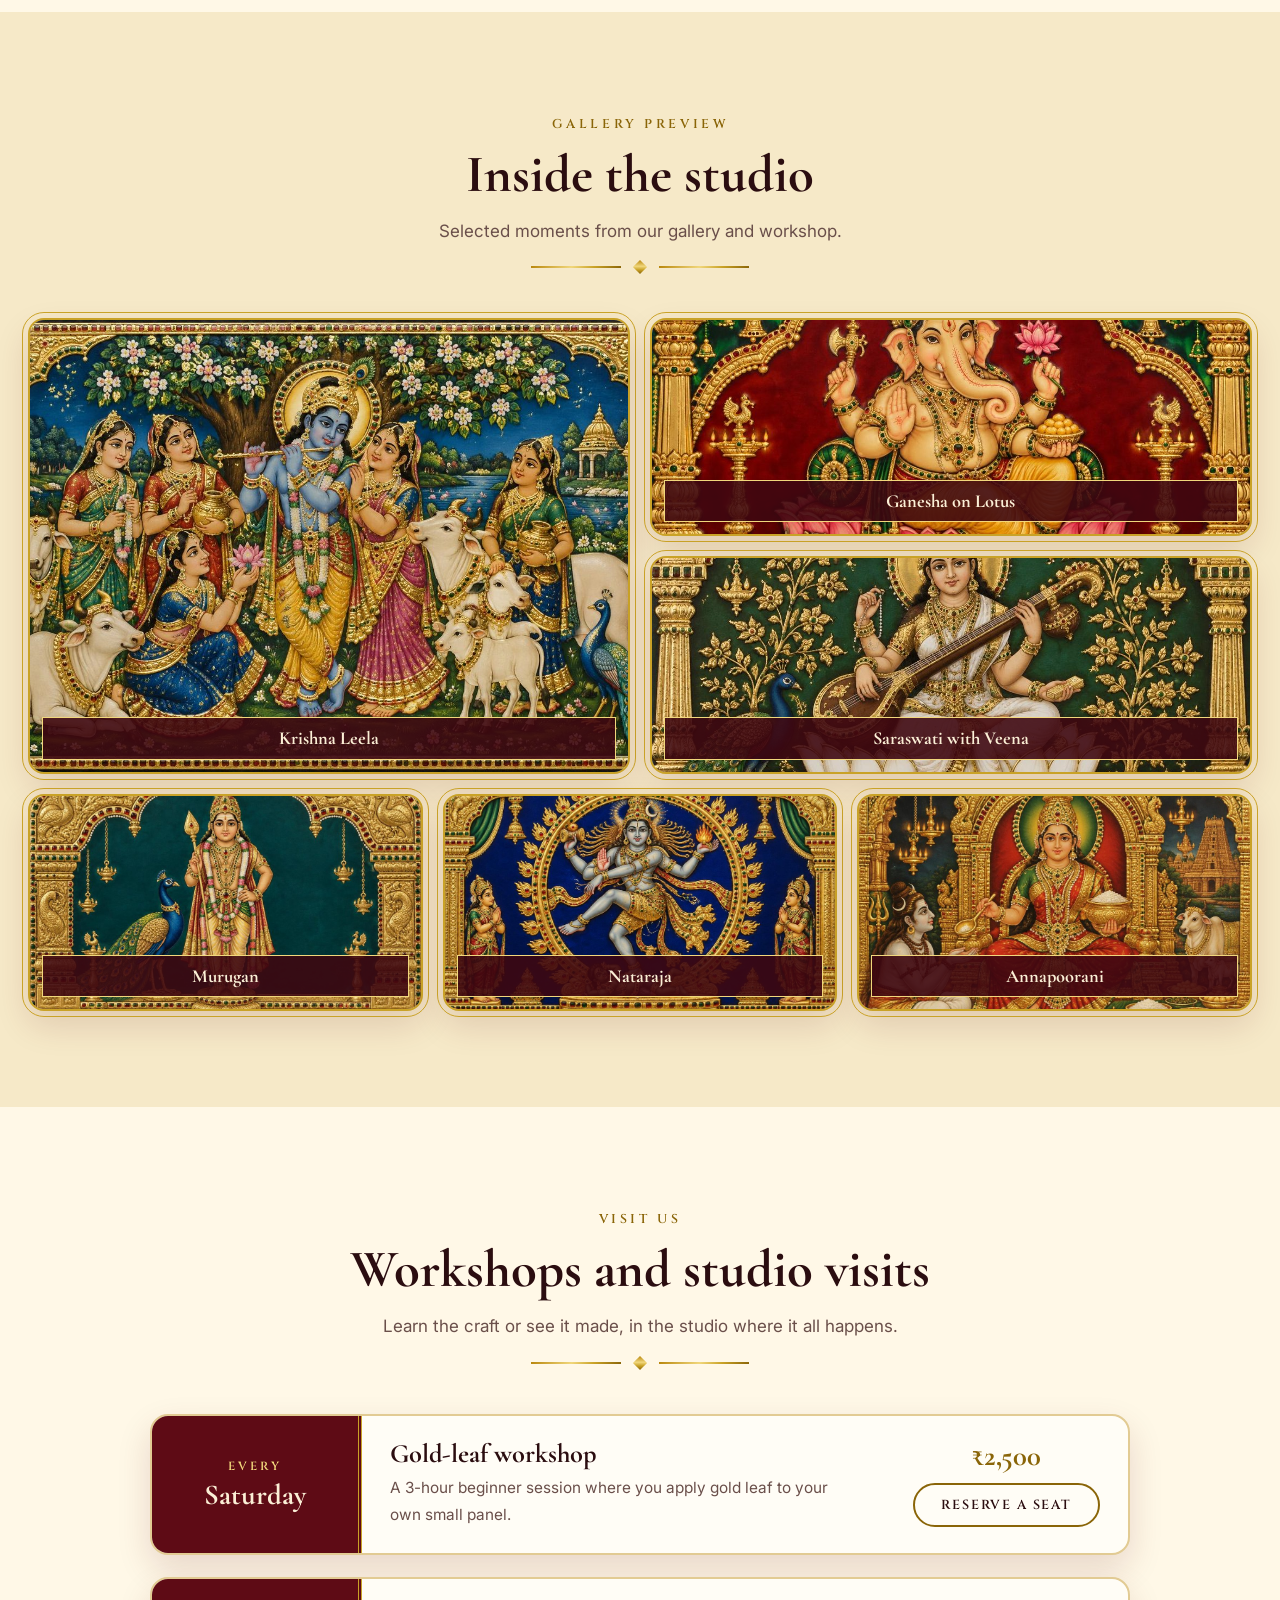
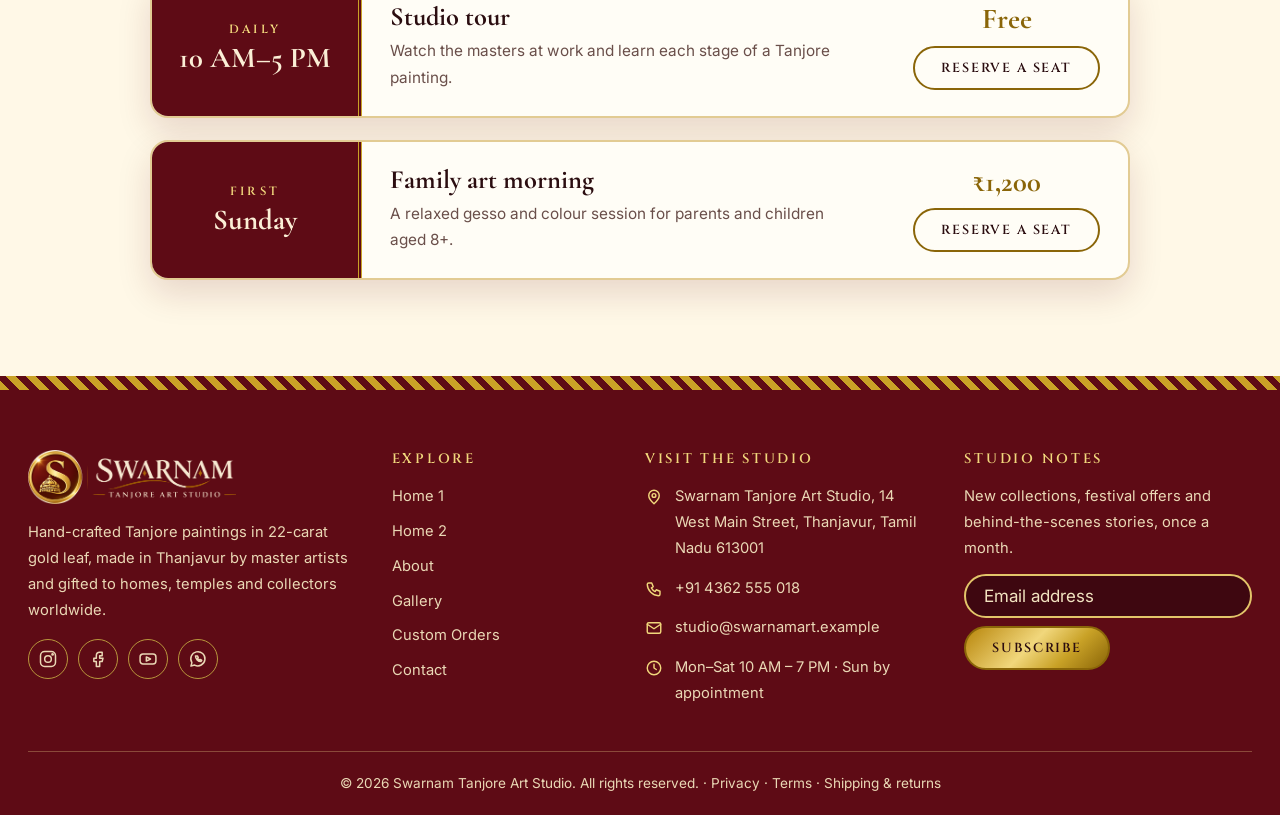
<file: home-2.html>
<!DOCTYPE html>
<html lang="en" dir="ltr">
<head>
<meta charset="utf-8"><meta name="viewport" content="width=device-width, initial-scale=1">
<title>Studio Stories — Swarnam Tanjore Art Studio</title>
<meta name="description" content="Explore the techniques, materials and masterpieces behind Swarnam's gold-leaf Tanjore paintings.">
<link rel="icon" type="image/png" href="assets/img/favicon.png">
<link rel="preconnect" href="https://fonts.googleapis.com"><link rel="preconnect" href="https://fonts.gstatic.com" crossorigin>
<link href="https://fonts.googleapis.com/css2?family=Cinzel:wght@500;600;700&family=Cormorant+Garamond:ital,wght@0,600;0,700;1,600&family=Inter:wght@400;500;600&display=swap" rel="stylesheet">
<link rel="stylesheet" href="assets/css/style.css">
<script>try{var d=document.documentElement;d.dataset.theme=localStorage.getItem('theme')||'light';d.dir=localStorage.getItem('dir')||'ltr'}catch(e){}</script>
<script defer src="assets/js/main.js"></script><script defer src="assets/js/anim.js"></script>
</head>
<body data-page="home2">
<div id="loader" role="status" aria-live="polite"><div class="ld"><span class="ring"></span><img src="assets/img/logo.png" alt="Swarnam Tanjore Art Studio" width="900" height="239"><span class="sr">Loading…</span></div></div>
<noscript><style>#loader{display:none}</style></noscript>
<div id="site-nav"></div>
<main>
<section class="hero2"><div class="wrap hero2-in"><div class="tx"><span class="eyebrow">Swarnam Tanjore Art Studio</span><h1>Where <span class="gold">gold</span> meets devotion</h1><p class="lead">Each Swarnam painting begins with prayer and ends with a flourish of pure gold. Explore stories, materials and masterpieces from our Thanjavur studio.</p><div class="btns"><a class="btn btn-p" href="contact.html#commission">Commission Art</a><a class="btn btn btn-w" href="about.html">Meet the artists <svg class="arr" viewBox="0 0 24 12" aria-hidden="true"><path d="M1 6h21M17 1l5 5-5 5"/></svg></a></div></div><div class="vis"><div class="slot arch r45"><img src="assets/img/photos/image-17-home2-featured-painting.jpg" alt="Featured gold-leaf Tanjore painting" loading="lazy" decoding="async"></div></div></div></section>
<section class="sec cream"><div class="wrap"><div class="head"><span class="eyebrow">Themes</span><br><h2>Deities we paint</h2><p>From beloved household gods to grand temple panels.</p><div class="orn"><i></i></div></div><div class="deities"><a class="dei" href="gallery.html"><span class="dm" aria-hidden="true"><img src="assets/img/photos/image-11-krishna-tile.jpg" alt="" loading="lazy" decoding="async"></span><b>Krishna</b><small>The divine flute-player</small></a><a class="dei" href="gallery.html"><span class="dm" aria-hidden="true"><img src="assets/img/photos/image-12-ganesha-tile.jpg" alt="" loading="lazy" decoding="async"></span><b>Ganesha</b><small>Remover of obstacles</small></a><a class="dei" href="gallery.html"><span class="dm" aria-hidden="true"><img src="assets/img/photos/image-13-lakshmi-tile.jpg" alt="" loading="lazy" decoding="async"></span><b>Lakshmi</b><small>Goddess of prosperity</small></a><a class="dei" href="gallery.html"><span class="dm" aria-hidden="true"><img src="assets/img/photos/image-14-balaji-tile.jpg" alt="" loading="lazy" decoding="async"></span><b>Balaji</b><small>Lord of Tirumala</small></a><a class="dei" href="gallery.html"><span class="dm" aria-hidden="true"><img src="assets/img/photos/image-15-meenakshi-tile.jpg" alt="" loading="lazy" decoding="async"></span><b>Meenakshi</b><small>Queen of Madurai</small></a><a class="dei" href="gallery.html"><span class="dm" aria-hidden="true"><img src="assets/img/photos/saraswati-with-veena.jpg" alt="" loading="lazy" decoding="async"></span><b>Saraswati</b><small>Goddess of learning</small></a><a class="dei" href="gallery.html"><span class="dm" aria-hidden="true"><img src="assets/img/photos/murugan-with-peacock.jpg" alt="" loading="lazy" decoding="async"></span><b>Murugan</b><small>Lord of the sacred vel</small></a><a class="dei" href="gallery.html"><span class="dm" aria-hidden="true"><img src="assets/img/photos/nataraja-cosmic-dance.jpg" alt="" loading="lazy" decoding="async"></span><b>Nataraja</b><small>The cosmic dancer</small></a><a class="dei" href="gallery.html"><span class="dm" aria-hidden="true"><img src="assets/img/photos/rama-pattabhishekam.jpg" alt="" loading="lazy" decoding="async"></span><b>Rama Darbar</b><small>The royal court of Rama</small></a><a class="dei" href="gallery.html"><span class="dm" aria-hidden="true"><img src="assets/img/photos/image-16-radha-krishna-tile.jpg" alt="" loading="lazy" decoding="async"></span><b>Radha-Krishna</b><small>Eternal devotion</small></a><a class="dei" href="gallery.html"><span class="dm" aria-hidden="true"><img src="assets/img/photos/annapoorani-devi.jpg" alt="" loading="lazy" decoding="async"></span><b>Annapoorani</b><small>Giver of nourishment</small></a><a class="dei" href="gallery.html"><span class="dm" aria-hidden="true"><img src="assets/img/photos/kamadhenu-and-calf.jpg" alt="" loading="lazy" decoding="async"></span><b>Kamadhenu</b><small>The wish-fulfilling cow</small></a></div></div></section>
<section class="sec "><div class="wrap"><div class="spot"><div><div class="slot arch r45"><img src="assets/img/photos/image-18-rama-pattabhishekam.jpg" alt="Rama Pattabhishekam Tanjore painting" loading="lazy" decoding="async"></div><div class="thumbs"><div class="slot sq r11"><img src="assets/img/photos/image-19-gesso-jewellery-detail.jpg" alt="Raised gesso jewellery detail" loading="lazy" decoding="async"></div><div class="slot sq r11"><img src="assets/img/photos/image-20-gold-crown-detail.jpg" alt="Gold crown detail" loading="lazy" decoding="async"></div><div class="slot sq r11"><img src="assets/img/photos/image-21-painted-fabric-border-detail.jpg" alt="Painted fabric border detail" loading="lazy" decoding="async"></div></div></div><div><span class="eyebrow">Spotlight</span><h2>Rama Pattabhishekam</h2><p style="color:var(--muted);margin-top:14px">A grand royal court scene depicting the coronation of Rama, with Sita, Lakshmana and Hanuman in perfect symmetry. Over 40 individually set stones and layers of raised gold ornamentation.</p><ul class="cap-list"><li><span>Size</span><b>30 × 36 in</b></li><li><span>Medium</span><b>22k gold leaf on teak</b></li><li><span>Time to create</span><b>9 weeks</b></li></ul><div class="price-tag"><span>Price</span><b>₹1,12,000</b></div><div class="btns"><a class="btn btn-p" href="contact.html#commission">Commission similar</a><a class="btn btn" href="gallery.html">See gallery <svg class="arr" viewBox="0 0 24 12" aria-hidden="true"><path d="M1 6h21M17 1l5 5-5 5"/></svg></a></div></div></div></div></section>
<section class="sec dk"><div class="wrap"><div class="head"><span class="eyebrow">Techniques</span><br><h2>Craft in focus</h2><p>Three techniques that give Tanjore art its unmistakable glow.</p><div class="orn"><i></i></div></div><div class="rowalt"><div class="split"><div><span class="yr">01</span><h3 style="margin-top:8px">Gesso relief</h3><p>A paste of chalk and natural gum is built up layer by layer to create the raised jewellery, crowns and architecture that catch the light.</p></div><div class="slot sq"><img src="assets/img/photos/image-22-gesso-relief-detail.jpg" alt="Gesso relief detail" loading="lazy" decoding="async"></div></div><div class="split rev"><div><span class="yr">02</span><h3 style="margin-top:8px">Gold leaf application</h3><p>Hair-thin sheets of 22-carat gold are pressed onto the relief and burnished until they shine with a soft, lasting glow.</p></div><div class="slot sq"><img src="assets/img/photos/image-23-gold-leaf-application.jpg" alt="Gold leaf application" loading="lazy" decoding="async"></div></div><div class="split"><div><span class="yr">03</span><h3 style="margin-top:8px">Gem setting</h3><p>Rubies, emeralds, pearls and glass stones are pressed into the gesso before the final colours are applied.</p></div><div class="slot sq"><img src="assets/img/photos/image-24-gem-setting-detail.jpg" alt="Gem setting detail" loading="lazy" decoding="async"></div></div></div></div></section>
<section class="sec "><div class="wrap"><div class="head"><span class="eyebrow">Materials</span><br><h2>Materials we trust</h2><p>Everything in a Swarnam painting is chosen to last for generations.</p><div class="orn"><i></i></div></div><div class="grid g4"><div class="card"><div class="ic"><svg viewBox="0 0 24 24" aria-hidden="true"><path d="M12 3l2.4 5.6L20 9l-4.4 3.8L17 19l-5-3-5 3 1.4-6.2L4 9l5.6-.4z"/></svg></div><h3>22k gold leaf</h3><p>Pure gold sheets that never tarnish or fade.</p></div><div class="card"><div class="ic"><svg viewBox="0 0 24 24" aria-hidden="true"><path d="M6 4h12l4 6-10 11L2 10z"/><path d="M2 10h20M9 4l3 6 3-6M12 10v11"/></svg></div><h3>Semi-precious stones</h3><p>Hand-set rubies, emeralds, pearls and crystals.</p></div><div class="card"><div class="ic"><svg viewBox="0 0 24 24" aria-hidden="true"><rect x="3" y="4" width="18" height="16" rx="2"/><path d="M3 9h18M3 14h18"/></svg></div><h3>Seasoned wood</h3><p>Jackfruit and teak boards, cured for stability.</p></div><div class="card"><div class="ic"><svg viewBox="0 0 24 24" aria-hidden="true"><path d="M12 21c-5 0-8-4-8-9 3 0 5 1 6 3 0-4 1-8 5-11 1 5 5 5 5 11 0 3-3 6-8 6z"/></svg></div><h3>Natural pigments</h3><p>Mineral and plant colours with a deep, even tone.</p></div></div></div></section>
<section class="sec cream"><div class="wrap"><div class="head"><span class="eyebrow">Gallery preview</span><br><h2>Inside the studio</h2><p>Selected moments from our gallery and workshop.</p><div class="orn"><i></i></div></div><div class="mosaic"><div class="m1"><div class="slot sq"><img src="assets/img/photos/image-25-krishna-leela-mosaic.jpg" alt="Krishna Leela painting" loading="lazy" decoding="async"></div><span>Krishna Leela</span></div><div class="m2"><div class="slot sq"><img src="assets/img/photos/image-26-ganesha-on-lotus-mosaic.jpg" alt="Ganesha on lotus painting" loading="lazy" decoding="async"></div><span>Ganesha on Lotus</span></div><div class="m3"><div class="slot sq"><img src="assets/img/photos/image-27-saraswati-with-veena-mosaic.jpg" alt="Saraswati with veena painting" loading="lazy" decoding="async"></div><span>Saraswati with Veena</span></div><div class="m4"><div class="slot sq"><img src="assets/img/photos/image-28-murugan-mosaic.jpg" alt="Murugan painting" loading="lazy" decoding="async"></div><span>Murugan</span></div><div class="m5"><div class="slot sq"><img src="assets/img/photos/image-29-nataraja-mosaic.jpg" alt="Nataraja painting" loading="lazy" decoding="async"></div><span>Nataraja</span></div><div class="m6"><div class="slot sq"><img src="assets/img/photos/image-30-annapoorani-mosaic.jpg" alt="Annapoorani painting" loading="lazy" decoding="async"></div><span>Annapoorani</span></div></div></div></section>
<section class="sec "><div class="wrap"><div class="head"><span class="eyebrow">Visit us</span><br><h2>Workshops and studio visits</h2><p>Learn the craft or see it made, in the studio where it all happens.</p><div class="orn"><i></i></div></div><div class="visits"><article class="visit"><div class="when"><span>Every</span><b>Saturday</b></div><div class="vb"><h3>Gold-leaf workshop</h3><p>A 3-hour beginner session where you apply gold leaf to your own small panel.</p></div><div class="vp"><div class="price">₹2,500</div><a class="btn" href="contact.html#commission">Reserve a seat</a></div></article><article class="visit"><div class="when"><span>Daily</span><b>10 AM–5 PM</b></div><div class="vb"><h3>Studio tour</h3><p>Watch the masters at work and learn each stage of a Tanjore painting.</p></div><div class="vp"><div class="price">Free</div><a class="btn" href="contact.html#commission">Reserve a seat</a></div></article><article class="visit"><div class="when"><span>First</span><b>Sunday</b></div><div class="vb"><h3>Family art morning</h3><p>A relaxed gesso and colour session for parents and children aged 8+.</p></div><div class="vp"><div class="price">₹1,200</div><a class="btn" href="contact.html#commission">Reserve a seat</a></div></article></div></div></section>
</main>
<div id="site-footer"></div>
</body></html>
</file>
<file: assets/css/style.css>
:root{--bg:#FFF8E7;--surface:#FFFDF6;--cream:#F6E9C8;--ink:#2B0D10;--muted:#6A4F4A;--line:#E2CB93;--maroon:#5E0B15;--crimson:#8B1A2B;--gold:#C9A227;--goldD:#8A6508;--goldL:#F1D77C;--teal:#0F5C4C;--slot:#EFDFB8;--sh:0 14px 34px rgba(94,11,21,.14);--nav-h:78px;--hero-h:clamp(380px,50vh,480px);--ctl:44px;--r:18px;--goldg:linear-gradient(135deg,#B8860B 0%,#F1D77C 45%,#C9A227 70%,#8A6508 100%)}
[data-theme=dark]{color-scheme:dark;--bg:#190A0D;--surface:#26121A;--cream:#211016;--ink:#FBEFD6;--muted:#D2BFA6;--line:#5B3A2A;--goldD:#E9C766;--slot:#3A1D22;--sh:0 14px 34px rgba(0,0,0,.5)}
*{box-sizing:border-box;margin:0}html{scroll-behavior:smooth;scroll-padding-top:92px}
body{font:400 1.0625rem/1.75 "Inter",system-ui,-apple-system,"Segoe UI",sans-serif;background:var(--bg);color:var(--ink);overflow-wrap:anywhere}
a{color:inherit;text-decoration:none}
h1,h2,h3,h4{font-family:"Cormorant Garamond",Georgia,serif;font-weight:700;line-height:1.1;color:var(--ink)}
h1{font-size:clamp(2.6rem,6.5vw,5rem)}h2{font-size:clamp(2.1rem,4.4vw,3.3rem)}h3{font-size:1.65rem}h4{font-size:1.25rem}
.wrap{width:100%;max-width:1280px;margin-inline:auto;padding-inline:clamp(14px,4vw,28px)}
.eyebrow{display:inline-block;color:var(--goldD);font:600 .8rem "Cinzel",serif;letter-spacing:.28em;text-transform:uppercase;margin-bottom:12px}
.gold{background:var(--goldg);-webkit-background-clip:text;background-clip:text;color:transparent;font-style:italic}
.sec{padding-block:clamp(56px,8vw,96px);background:var(--bg);position:relative}.sec.cream{background:var(--cream)}
.dk{--ink:#FBEFD6;--muted:#E6D3B3;--line:rgba(241,215,124,.35);--surface:#7A1626;--goldD:#F1D77C;background:var(--maroon);color:#FBEFD6}
.tl{--ink:#FBEFD6;--muted:#CFE5DD;--line:rgba(241,215,124,.35);--surface:#14705D;--goldD:#F1D77C;background:var(--teal);color:#FBEFD6}
.head{max-width:740px;margin:0 auto 46px;text-align:center}.head p{color:var(--muted);margin-top:14px}.head.l{margin-inline:0;text-align:start}
.orn{display:flex;align-items:center;justify-content:center;gap:14px;margin-top:16px;color:var(--goldD)}.orn::before,.orn::after{content:"";height:2px;width:min(90px,18vw);background:var(--goldg)}.orn i{width:10px;height:10px;background:var(--goldg);transform:rotate(45deg)}.head.l .orn{justify-content:flex-start}.head.l .orn::before{display:none}
.strip{height:14px;background:repeating-linear-gradient(45deg,var(--gold) 0 7px,var(--maroon) 7px 14px)}
.btn{display:inline-flex;align-items:center;justify-content:center;gap:10px;height:var(--ctl);padding:0 26px;border-radius:999px;font:600 .82rem "Cinzel",serif;letter-spacing:.14em;text-transform:uppercase;border:2px solid var(--goldD);background:transparent;color:var(--ink);cursor:pointer;white-space:nowrap;transition:transform .15s,box-shadow .15s}
.btn:hover{transform:translateY(-2px)}.btn-p{background:var(--goldg);border-color:#8A6508;color:#2B0D10}.btn-p:hover{box-shadow:0 8px 20px rgba(201,162,39,.45)}.btn-w{border-color:#F1D77C;color:#FBEFD6}.btns{display:flex;flex-wrap:wrap;gap:14px}
.arr{width:22px;height:12px;fill:none;stroke:currentColor;stroke-width:2;stroke-linecap:round;stroke-linejoin:round;flex:none}[dir=rtl] .arr{transform:scaleX(-1)}
:focus-visible{outline:3px solid var(--goldD);outline-offset:2px}.dk :focus-visible,.hero1 :focus-visible,.phero :focus-visible{outline-color:#F1D77C}
.sr{position:absolute;width:1px;height:1px;overflow:hidden;clip:rect(0 0 0 0);white-space:nowrap}
/* blank image slots */
.slot{display:block;width:100%;background:var(--slot);border:2px solid var(--gold);outline:1px solid var(--gold);outline-offset:5px;box-shadow:var(--sh)}
.slot.arch{border-radius:999px 999px 16px 16px/46% 46% 16px 16px}.slot.sq{border-radius:16px}.r45{aspect-ratio:4/5}.r43{aspect-ratio:4/3}.r11{aspect-ratio:1/1}.r169{aspect-ratio:16/10}.r34{aspect-ratio:3/4}
.bgslot{position:absolute;inset:0;background:linear-gradient(135deg,#7A1626 0%,#5E0B15 55%,#3E0710 100%)}.bgslot::after{content:"";position:absolute;inset:14px;border:1px solid rgba(241,215,124,.4);pointer-events:none}
/* nav */
#site-nav{position:sticky;top:0;z-index:60}
.nav{position:relative;background:var(--bg);border-bottom:2px solid var(--gold);height:var(--nav-h)}
.nav .wrap{display:flex;align-items:center;justify-content:space-between;height:100%;gap:16px}
.logo{display:flex;align-items:center;flex:none}.logo img{display:block;height:54px;width:auto}.logo .mk{width:44px;height:44px;border-radius:50%;background:var(--goldg);color:#2B0D10;display:grid;place-items:center;font:700 1.6rem "Cormorant Garamond",serif;border:2px solid #8A6508}
.logo .lt{display:grid;line-height:1}.logo b{font:700 1.35rem "Cinzel",serif;letter-spacing:.12em;color:var(--ink)}.logo small{font:600 .6rem "Cinzel",serif;letter-spacing:.26em;text-transform:uppercase;color:var(--goldD);margin-top:4px;white-space:nowrap}
.panel{position:absolute;inset-inline:0;top:var(--nav-h);flex-direction:column;align-items:stretch;gap:16px;background:var(--bg);border-bottom:2px solid var(--gold);padding:16px clamp(14px,4vw,28px) 22px;max-height:calc(100vh - var(--nav-h));overflow-y:auto;display:none}.panel.open{display:flex}
.links{display:flex;flex-direction:column;list-style:none;padding:0}.links>li{position:relative}
.links a,.dd-btn{display:flex;align-items:center;justify-content:space-between;gap:6px;width:100%;padding:14px 12px;font:600 .8rem "Cinzel",serif;letter-spacing:.16em;text-transform:uppercase;background:none;border:0;color:var(--ink);cursor:pointer;white-space:nowrap}
.links .on{color:var(--goldD);background:var(--cream)}
.dd-menu{display:none;list-style:none;padding:0 0 0 14px}.dd.open .dd-menu{display:block}[dir=rtl] .dd-menu{padding:0 14px 0 0}.dd-menu small{display:block;font:500 .75rem Inter,sans-serif;letter-spacing:0;text-transform:none;color:var(--muted)}
.actions{display:flex;flex-wrap:wrap;align-items:center;gap:10px}.actions .btn{flex:1 1 150px}
.icon-btn{height:var(--ctl);width:var(--ctl);min-width:var(--ctl);border-radius:50%;border:2px solid var(--goldD);background:transparent;color:var(--ink);cursor:pointer;display:inline-grid;place-items:center;flex:none}
.icon-btn svg{width:20px;height:20px;fill:none;stroke:currentColor;stroke-width:1.9;stroke-linecap:round;stroke-linejoin:round}
@media(hover:hover){.icon-btn:hover{background:var(--goldg);border-color:#8A6508;color:#2B0D10}}
.burger{display:inline-grid}.burger svg.x{display:none}.burger[aria-expanded=true] svg.m{display:none}.burger[aria-expanded=true] svg.x{display:block}.burger[aria-expanded=true]{background:var(--goldg);color:#2B0D10;border-color:#8A6508}
@media(min-width:1181px){
 .burger{display:none}.panel{display:contents!important}.links{flex-direction:row;align-items:center;gap:2px}.links a,.dd-btn{width:auto;padding:10px clamp(8px,.9vw,14px)}.links .on{background:none;box-shadow:inset 0 -3px 0 var(--gold)}
 .dd-menu{position:absolute;inset-inline-start:0;top:100%;min-width:230px;background:var(--surface);border:2px solid var(--gold);border-radius:12px;box-shadow:var(--sh);padding:8px;z-index:5}[dir=rtl] .dd-menu{padding:8px}.actions{flex-wrap:nowrap}.actions .btn{flex:none}}
/* hero variants */
.hero1{position:relative;width:100%;min-height:calc(100vh - var(--nav-h));min-height:calc(100svh - var(--nav-h));display:grid;place-items:center;overflow:hidden;color:#FBEFD6;text-align:center;padding-block:56px}
.hero1>.wrap{position:relative;z-index:1}.hp1{max-width:820px;margin-inline:auto;padding:clamp(28px,5vw,60px);border:2px solid var(--goldL);outline:1px solid var(--goldL);outline-offset:8px;background:rgba(62,7,16,.55)}
.hp1 h1{color:#FBEFD6}.hp1 .lead{color:#F2E3C0;margin:18px auto 28px;max-width:600px;font-size:1.12rem}.hp1 .eyebrow{color:#F1D77C}.hp1 .btns{justify-content:center}
.hero2{width:100%;min-height:calc(100vh - var(--nav-h));min-height:calc(100svh - var(--nav-h));display:flex;align-items:center;background:linear-gradient(135deg,#7A1626 0%,#5E0B15 55%,#3E0710 100%);color:#FBEFD6;padding-block:56px}
.hero2-in{display:grid;grid-template-columns:minmax(0,1.05fr) minmax(0,.95fr);gap:clamp(28px,6vw,88px);align-items:center}
.hero2 .tx{display:flex;flex-direction:column;justify-content:center;gap:20px}.hero2 h1{color:#FBEFD6}.hero2 .lead{color:#F2E3C0;font-size:1.1rem;max-width:520px}.hero2 .eyebrow{color:#F1D77C;margin-bottom:0}
.hero2 .vis{display:grid;place-items:center}.hero2 .vis .slot{width:100%;max-width:400px;background:#8B2A35;border-color:#F1D77C;outline-color:#F1D77C}
@media(max-width:900px){.hero2-in{grid-template-columns:minmax(0,1fr)}.hero2 .vis .slot{max-width:320px}}
.phero{position:relative;min-height:var(--hero-h);display:flex;align-items:center;justify-content:center;overflow:hidden;color:#FBEFD6;background:var(--maroon);text-align:center;padding-block:44px}.phero>.wrap{position:relative;z-index:1}
.phero h1{font-size:clamp(2.3rem,5.4vw,3.8rem);color:#FBEFD6}.phero .sub{color:#F2E3C0;margin:12px auto 0;max-width:560px}.phero .eyebrow{color:#F1D77C}
.phero .hp{max-width:780px;margin-inline:auto;padding:26px clamp(8px,3vw,32px);border-block:2px solid var(--goldL);text-align:center}
/* layout helpers */
.split{display:grid;grid-template-columns:repeat(2,minmax(0,1fr));gap:clamp(24px,5vw,72px);align-items:center}.split>*{min-width:0}.split.rev>:first-child{order:2}.split p{color:var(--muted);margin-top:14px}
@media(max-width:900px){.split{grid-template-columns:minmax(0,1fr)}.split.rev>:first-child{order:0}.split .slot{max-width:420px;margin-inline:auto}}
.grid{display:grid;gap:28px;grid-template-columns:repeat(3,minmax(0,1fr))}.grid.g4{grid-template-columns:repeat(4,minmax(0,1fr))}.grid.g2{grid-template-columns:repeat(2,minmax(0,1fr))}
@media(max-width:1100px){.grid,.grid.g4{grid-template-columns:repeat(2,minmax(0,1fr))}.grid:not(.g4):not(.g2)>:last-child:nth-child(odd){grid-column:1/-1;width:calc(50% - 14px);justify-self:center}}
@media(max-width:600px){.grid,.grid.g4,.grid.g2{grid-template-columns:minmax(0,1fr)}.grid:not(.g4):not(.g2)>:last-child:nth-child(odd){width:100%}}
.card{display:flex;flex-direction:column;gap:10px;background:var(--surface);border:2px solid var(--line);border-radius:var(--r);padding:28px;min-width:0;box-shadow:var(--sh);position:relative}.card::before{content:"";position:absolute;inset:6px;border:1px solid var(--line);border-radius:calc(var(--r) - 6px);pointer-events:none}.card p{color:var(--muted);font-size:.96rem}
.ic{width:56px;height:56px;border-radius:50%;background:var(--goldg);color:#2B0D10;display:grid;place-items:center;flex:none;border:2px solid #8A6508}.ic svg{width:26px;height:26px;fill:none;stroke:currentColor;stroke-width:1.9;stroke-linecap:round;stroke-linejoin:round}
.big{font:700 3.2rem "Cormorant Garamond",serif;color:var(--goldD);line-height:1}
.art{display:flex;flex-direction:column;gap:12px;text-align:center;min-width:0}.art .slot{margin-bottom:8px}.art h3{font-size:1.45rem}.art .meta{color:var(--muted);font-size:.9rem}.art .price{font:700 1.5rem "Cormorant Garamond",serif;color:var(--goldD)}.art .btn{align-self:center;margin-top:auto}
.chip{display:inline-block;padding:4px 14px;border-radius:999px;background:var(--cream);border:1px solid var(--line);font:600 .72rem "Cinzel",serif;letter-spacing:.1em;text-transform:uppercase;color:var(--goldD);white-space:nowrap}
.tile{position:relative;display:block}.tile .slot{aspect-ratio:1/1}.tile .cap{position:absolute;inset-inline:12px;bottom:12px;background:rgba(62,7,16,.88);color:#FBEFD6;padding:12px 16px;text-align:center;border:1px solid #F1D77C}.tile .cap b{font:700 1.3rem "Cormorant Garamond",serif;display:block}.tile .cap span{font-size:.8rem;color:#F1D77C}
.band{padding-block:40px}.band .wrap{display:grid;grid-template-columns:repeat(4,1fr);gap:20px;text-align:center}.band b{display:block;font:700 3rem "Cormorant Garamond",serif;color:#F1D77C;line-height:1}.band span{font-size:.9rem;color:#E6D3B3}@media(max-width:700px){.band .wrap{grid-template-columns:1fr 1fr}}
.stepper{display:grid;grid-template-columns:repeat(5,minmax(0,1fr));gap:20px;position:relative}.stepper::before{content:"";position:absolute;top:30px;inset-inline:10%;border-top:3px double var(--gold)}.stepper div{position:relative;text-align:center}
.stepper i{width:62px;height:62px;border-radius:50%;background:var(--goldg);border:2px solid #8A6508;color:#2B0D10;display:grid;place-items:center;margin:0 auto 14px;font:700 1.6rem "Cormorant Garamond",serif;font-style:normal}.stepper p{color:var(--muted);font-size:.9rem}
@media(max-width:1100px){.stepper{grid-template-columns:repeat(2,minmax(0,1fr));row-gap:32px}.stepper::before{display:none}}@media(max-width:600px){.stepper{grid-template-columns:minmax(0,1fr)}}
.zig{position:relative;display:grid;gap:34px;max-width:900px;margin-inline:auto}.zig::before{content:"";position:absolute;inset-block:0;inset-inline-start:50%;border-inline-start:3px double var(--gold)}
.zi{display:grid;grid-template-columns:minmax(0,1fr) 64px minmax(0,1fr);gap:18px;align-items:center}.zi .n{width:64px;height:64px;border-radius:50%;background:var(--goldg);border:2px solid #8A6508;color:#2B0D10;display:grid;place-items:center;font:700 1.7rem "Cormorant Garamond",serif;position:relative;z-index:1}
.zi .t{background:var(--surface);border:2px solid var(--line);border-radius:var(--r);padding:20px 24px;box-shadow:var(--sh)}.zi .t p{color:var(--muted);font-size:.94rem}.zi:nth-child(odd) .t{grid-column:1;grid-row:1;text-align:end}.zi:nth-child(odd) .n{grid-column:2;grid-row:1}.zi:nth-child(even) .n{grid-column:2;grid-row:1}.zi:nth-child(even) .t{grid-column:3;grid-row:1}
@media(max-width:700px){.zig::before{inset-inline-start:32px}.zi,.zi:nth-child(n){grid-template-columns:64px minmax(0,1fr)}.zi .n,.zi:nth-child(n) .n{grid-column:1;grid-row:1}.zi .t,.zi:nth-child(n) .t{grid-column:2;grid-row:1;text-align:start}}
.clist{list-style:none;padding:0;display:grid;gap:12px;margin-top:16px}.clist li{display:flex;gap:12px;color:var(--muted)}.clist li::before{content:"";width:12px;height:12px;margin-top:8px;flex:none;background:var(--goldg);transform:rotate(45deg)}
.qc{gap:14px}.qc .qm{font:700 5rem/.6 "Cormorant Garamond",serif;color:var(--gold)}.qc p{font-size:1.04rem;font-style:italic}.who{display:flex;gap:12px;align-items:center;margin-top:auto;padding-top:8px}.who small{display:block;color:var(--muted)}.av{width:50px;height:50px;border-radius:50%;background:var(--maroon);color:#F1D77C;display:grid;place-items:center;font:700 1.15rem "Cormorant Garamond",serif;flex:none;border:2px solid var(--gold)}
.cta{position:relative;text-align:center;padding:clamp(40px,7vw,80px) clamp(20px,5vw,64px);background:var(--maroon);color:#FBEFD6;border:2px solid var(--goldL);outline:1px solid var(--goldL);outline-offset:-12px}.cta h2{color:#FBEFD6;max-width:760px;margin-inline:auto}.cta p{color:#F2E3C0;max-width:620px;margin:16px auto 26px}.cta .btns{justify-content:center}.cta .mini{display:flex;flex-wrap:wrap;justify-content:center;gap:12px 28px;margin-bottom:26px;color:#F1D77C;font:600 .85rem "Cinzel",serif;letter-spacing:.12em;text-transform:uppercase}
.tbl{overflow-x:auto;border:2px solid var(--gold);border-radius:var(--r);background:var(--surface)}.tbl table{width:100%;border-collapse:collapse;min-width:620px}.tbl th,.tbl td{padding:15px 20px;text-align:start;border-bottom:1px solid var(--line);overflow-wrap:normal}.tbl th{background:var(--maroon);color:#F1D77C;font:600 .78rem "Cinzel",serif;letter-spacing:.16em;text-transform:uppercase}.tbl tr:last-child td{border:0}
@media(min-width:901px){.tbl td,.tbl th{white-space:nowrap}}
@media(max-width:900px){.tbl{overflow:visible;border:0;background:transparent}.tbl table,.tbl tbody,.tbl tr,.tbl td{display:block;width:100%;min-width:0}.tbl thead{position:absolute;width:1px;height:1px;overflow:hidden;clip:rect(0 0 0 0)}
 .tbl tr{background:var(--surface);border:2px solid var(--gold);border-radius:var(--r);padding:8px 20px;margin-bottom:16px}.tbl td{display:flex;justify-content:space-between;align-items:baseline;gap:16px;padding:11px 0;border-bottom:1px solid var(--line);text-align:end;overflow-wrap:normal}.tbl td:last-child{border:0}
 .tbl td::before{max-width:58%;overflow-wrap:break-word;content:attr(data-label);color:var(--goldD);font:600 .7rem "Cinzel",serif;letter-spacing:.14em;text-transform:uppercase;text-align:start;flex:none}.tbl td:first-child{font:700 1.3rem "Cormorant Garamond",serif;justify-content:flex-start;text-align:start}.tbl td:first-child::before{display:none}}
:root{--chev:url("data:image/svg+xml,%3Csvg xmlns='http://www.w3.org/2000/svg' viewBox='0 0 24 24' fill='none' stroke='%232B0D10' stroke-width='2.8' stroke-linecap='round' stroke-linejoin='round'%3E%3Cpath d='M6 9l6 6 6-6'/%3E%3C/svg%3E")}
.faqw{max-width:940px;margin-inline:auto}details{background:var(--surface);border:2px solid var(--line);border-radius:14px;padding:0 28px;margin-bottom:14px;transition:border-color .2s}details:focus-within,details[open]{border-color:var(--gold)}
summary{list-style:none;display:flex;justify-content:space-between;align-items:center;gap:20px;min-height:76px;cursor:pointer;font:700 1.3rem "Cormorant Garamond",serif}summary::-webkit-details-marker{display:none}
summary::after{content:"";width:34px;height:34px;border-radius:50%;flex:none;background:var(--chev) center/16px no-repeat,var(--goldg);border:2px solid #8A6508;transition:transform .25s}details[open] summary::after{transform:rotate(180deg)}
details p{color:var(--muted);padding:0 52px 24px 0;margin:0}[dir=rtl] details p{padding:0 0 24px 52px}
.two{display:grid;grid-template-columns:minmax(0,1.6fr) minmax(0,1fr);gap:32px;align-items:start}.two.eq{align-items:stretch}@media(max-width:900px){.two{grid-template-columns:minmax(0,1fr)}}
.side{background:var(--maroon);color:#FBEFD6;border-color:var(--gold)}.side::before{border-color:rgba(241,215,124,.4)}.side h3{color:#FBEFD6}.side p,.side li{color:#EAD8B5}.side .clist li::before{background:#F1D77C}
.mapbox{display:grid;grid-template-columns:minmax(0,1fr) minmax(0,2fr);gap:24px}.mapbox iframe{display:block;width:100%;height:100%;min-height:380px;border:2px solid var(--gold);border-radius:var(--r);box-shadow:var(--sh)}.mapcard{align-content:center}
.ci{display:flex;gap:12px;color:var(--muted);font-size:.95rem}.ci svg{width:20px;height:20px;margin-top:4px;flex:none;fill:none;stroke:var(--goldD);stroke-width:1.9;stroke-linecap:round;stroke-linejoin:round}@media(max-width:900px){.mapbox{grid-template-columns:minmax(0,1fr)}.mapbox iframe{min-height:340px}}
.form{display:grid;grid-template-columns:minmax(0,1fr) minmax(0,1fr);gap:18px;background:var(--surface);border:2px solid var(--gold);border-radius:var(--r);padding:clamp(20px,4vw,38px);box-shadow:var(--sh)}.field{display:flex;flex-direction:column;gap:6px;min-width:0}.field.full{grid-column:1/-1}
.field label{font:600 .72rem "Cinzel",serif;letter-spacing:.14em;text-transform:uppercase;color:var(--goldD)}.field input,.field select,.field textarea{width:100%;min-width:0;max-width:100%;height:50px;padding:0 16px;border:2px solid var(--line);border-radius:12px;background:var(--bg);color:var(--ink);font:inherit}
.field textarea{height:130px;padding:12px 16px;resize:vertical}.field input[type=file]{padding:10px 12px;height:auto}.field input:focus,.field select:focus,.field textarea:focus{border-color:var(--gold);outline:none}.field .err{color:#A3121F;font-size:.82rem;min-height:1.1em}[data-theme=dark] .field .err{color:#FF9AA2}.field .bad{border-color:#A3121F}
.msg{grid-column:1/-1;padding:14px 18px;border-radius:12px;background:var(--cream);display:none;font-size:.95rem;border-inline-start:5px solid var(--gold)}.msg.show{display:block}@media(max-width:600px){.form{grid-template-columns:minmax(0,1fr)}}
.filters{display:flex;flex-wrap:wrap;gap:10px;justify-content:center;margin-bottom:18px}.filters button{height:42px;padding:0 20px;border-radius:999px;border:2px solid var(--line);background:var(--surface);color:var(--ink);font:600 .74rem "Cinzel",serif;letter-spacing:.12em;text-transform:uppercase;cursor:pointer}.filters button.on{background:var(--goldg);border-color:#8A6508;color:#2B0D10}
.tools{display:flex;flex-wrap:wrap;gap:12px;justify-content:center;margin-bottom:34px}.tools input,.tools select{height:46px;padding:0 16px;border-radius:12px;border:2px solid var(--line);background:var(--surface);color:var(--ink);font:inherit;min-width:0;max-width:100%}.tools input{flex:1 1 240px;max-width:360px}
.count{text-align:center;color:var(--muted);margin-bottom:22px}.empty{padding:34px;text-align:center;color:var(--muted);border:2px dashed var(--line);border-radius:var(--r)}
.mosaic{display:grid;grid-template-columns:repeat(6,minmax(0,1fr));grid-auto-rows:clamp(170px,17vw,230px);gap:20px}.mosaic>div{position:relative;min-width:0}.mosaic .slot{height:100%}.mosaic .m1{grid-column:span 3;grid-row:span 2}.mosaic .m2,.mosaic .m3{grid-column:span 3}.mosaic .m4,.mosaic .m5,.mosaic .m6{grid-column:span 2}
.mosaic span{position:absolute;inset-inline:14px;bottom:14px;background:rgba(62,7,16,.88);color:#FBEFD6;border:1px solid #F1D77C;padding:9px 14px;font:700 1.15rem "Cormorant Garamond",serif;text-align:center;line-height:1.2}
@media(max-width:1100px){.mosaic{grid-template-columns:repeat(2,minmax(0,1fr));grid-auto-rows:auto}.mosaic .m1,.mosaic .m2,.mosaic .m3,.mosaic .m4,.mosaic .m5,.mosaic .m6{grid-column:auto;grid-row:auto}.mosaic .slot{height:auto;aspect-ratio:4/3}}@media(max-width:600px){.mosaic{grid-template-columns:minmax(0,1fr)}}
.chipsrow{display:flex;flex-wrap:wrap;gap:12px;justify-content:center}.chipsrow .chip{font-size:.85rem;padding:8px 20px;background:var(--surface)}
.spot{display:grid;grid-template-columns:minmax(0,1.1fr) minmax(0,.9fr);gap:clamp(24px,5vw,64px);align-items:center}.spot .thumbs{display:grid;grid-template-columns:repeat(3,1fr);gap:12px;margin-top:20px}.spot .thumbs .slot{aspect-ratio:1/1;outline:0}@media(max-width:900px){.spot{grid-template-columns:minmax(0,1fr)}}
.price-tag{display:flex;justify-content:space-between;gap:12px;border-top:2px double var(--gold);border-bottom:2px double var(--gold);padding:12px 0;margin:18px 0}.price-tag span{color:var(--muted);font-size:.85rem}.price-tag b{font:700 1.7rem "Cormorant Garamond",serif;color:var(--goldD)}
.modal{position:fixed;inset:0;background:rgba(25,6,10,.72);display:none;place-items:center;z-index:100;padding:16px}.modal.on{display:grid}.modal .box{position:relative;background:var(--surface);border:2px solid var(--gold);border-radius:var(--r);padding:clamp(20px,3vw,34px);max-width:860px;width:100%;box-shadow:var(--sh);display:grid;grid-template-columns:minmax(0,.9fr) minmax(0,1.1fr);gap:28px;max-height:92vh;overflow-y:auto}
.modal .x{position:absolute;top:12px;inset-inline-end:12px;width:40px;height:40px;border-radius:50%;border:2px solid var(--goldD);background:var(--surface);color:var(--ink);font-size:1.3rem;cursor:pointer}.modal dl{display:grid;grid-template-columns:auto 1fr;gap:6px 18px;margin:14px 0;font-size:.92rem}.modal dt{color:var(--goldD);font:600 .7rem "Cinzel",serif;letter-spacing:.12em;text-transform:uppercase;padding-top:3px}.modal dd{margin:0;color:var(--muted)}@media(max-width:700px){.modal .box{grid-template-columns:minmax(0,1fr)}}
.foot{background:var(--maroon);color:#EAD8B5;padding-top:0}.foot .cols{display:grid;grid-template-columns:1.5fr 1fr 1.3fr 1.3fr;gap:32px}.foot .cols>*{min-width:0}.foot h4{color:#F1D77C;font:600 .85rem "Cinzel",serif;letter-spacing:.2em;text-transform:uppercase;margin-bottom:16px}.foot ul{list-style:none;padding:0;display:grid;gap:9px}.foot a:hover{color:#F1D77C}.foot p,.foot li{font-size:.92rem}.foot .logo b{color:#FBEFD6}.foot .logo small{color:#F1D77C}
.foot ul.ct{gap:14px}.foot ul.ct li{display:flex;gap:12px}.foot ul.ct svg{width:18px;height:18px;margin-top:4px;flex:none;fill:none;stroke:#F1D77C;stroke-width:1.9;stroke-linecap:round;stroke-linejoin:round}
.soc{display:flex;flex-wrap:wrap;gap:10px;margin-top:16px}.soc a{width:40px;height:40px;border-radius:50%;border:1px solid #B8963C;display:grid;place-items:center}.soc svg{width:20px;height:20px;fill:none;stroke:currentColor;stroke-width:1.8;stroke-linecap:round;stroke-linejoin:round}.soc a:hover{background:var(--goldg);color:#2B0D10}
.news{display:flex;gap:8px;margin-top:12px;flex-wrap:wrap}.news input{flex:1 1 140px;min-width:0;height:var(--ctl);border-radius:999px;border:2px solid #E3C56A;background:#3E0710;color:#FFF6DF;caret-color:#F1D77C;padding:0 18px;font:inherit}.news input::placeholder{color:#F2E3C0;opacity:1}.news input:focus{outline:none;border-color:#F1D77C;box-shadow:0 0 0 3px rgba(241,215,124,.35)}.news-m{font-size:.82rem;margin-top:8px;min-height:1.2em;color:#F1D77C}
.copy{border-top:1px solid #8A4A3A;margin-top:44px;padding-block:20px;font-size:.85rem;text-align:center}@media(max-width:1000px){.foot .cols{grid-template-columns:repeat(2,minmax(0,1fr))}}@media(max-width:600px){.foot .cols{grid-template-columns:minmax(0,1fr)}}
.top{position:fixed;inset-block-end:20px;inset-inline-end:20px;width:48px;height:48px;border-radius:50%;border:2px solid #8A6508;background:var(--goldg);color:#2B0D10;font-size:1.3rem;font-weight:700;cursor:pointer;box-shadow:var(--sh);opacity:0;visibility:hidden;transition:.25s;z-index:40}.top.show{opacity:1;visibility:visible}
#loader{position:fixed;inset:0;z-index:9999;display:grid;place-items:center;background:#FFF8E7;transition:opacity .5s,visibility .5s}#loader.hide{opacity:0;visibility:hidden;pointer-events:none}
#loader .ld{display:grid;justify-items:center;gap:22px}#loader .ring{width:78px;height:78px;border-radius:50%;border:4px solid rgba(94,11,21,.12);border-top-color:#C9A227;animation:spin 1.1s linear infinite}#loader img{width:min(300px,72vw);height:auto;display:block}#loader b{font:600 1.4rem "Cinzel",serif;letter-spacing:.3em;color:#F1D77C}
@keyframes spin{to{transform:rotate(360deg)}}@media(prefers-reduced-motion:reduce){#loader .ring{animation:none}}
@media(max-width:420px){.logo img{height:42px}}@media(max-width:360px){.btn{white-space:normal;height:auto;min-height:var(--ctl);padding:8px 14px;text-align:center;line-height:1.2}}

/* ---- v2 additions ---- */
.card p{overflow-wrap:break-word}.card h3{text-wrap:balance}
@media(min-width:1101px){.grid.g4 .card:has(>.ic) h3{min-height:2.2em}.grid.g4 .art h3{min-height:2.2em;display:flex;align-items:center;justify-content:center}}
.cap-list{list-style:none;padding:0;margin:18px 0 0}.cap-list li{display:flex;justify-content:space-between;gap:12px;padding:10px 0;border-bottom:1px solid var(--line)}.cap-list span{color:var(--muted);font-size:.88rem}.cap-list b{font-weight:600}
.yr{display:block;font:700 2.8rem/1 "Cormorant Garamond",serif;color:var(--goldD)}
.rowalt{display:grid;gap:clamp(36px,6vw,64px)}.rowalt .slot{aspect-ratio:16/10;max-width:380px;margin-inline:auto}.rowalt .slot.arch{border-radius:16px}
/* deities */
.deities{display:grid;grid-template-columns:repeat(6,minmax(0,1fr));gap:20px}
.dei{display:flex;flex-direction:column;align-items:center;gap:6px;text-align:center;padding:26px 12px 22px;background:var(--surface);border:2px solid var(--line);border-radius:var(--r);box-shadow:var(--sh);transition:transform .2s,border-color .2s}
.dei:hover{transform:translateY(-4px);border-color:var(--gold)}
.dei .dm{width:72px;height:72px;border-radius:50%;display:grid;place-items:center;background:var(--goldg);border:2px solid #8A6508;outline:2px solid var(--gold);outline-offset:4px;margin-bottom:12px;font:700 2rem "Cormorant Garamond",serif;color:#2B0D10}
.dei b{font:700 1.3rem "Cormorant Garamond",serif;line-height:1.15}.dei small{color:var(--muted);font-size:.82rem;line-height:1.4}
@media(max-width:1100px){.deities{grid-template-columns:repeat(4,minmax(0,1fr))}}@media(max-width:700px){.deities{grid-template-columns:repeat(2,minmax(0,1fr));gap:14px}}
/* visits */
.visits{display:grid;gap:22px;max-width:980px;margin-inline:auto}
.visit{display:grid;grid-template-columns:210px minmax(0,1fr) auto;align-items:stretch;background:var(--surface);border:2px solid var(--line);border-radius:var(--r);overflow:hidden;box-shadow:var(--sh)}
.visit .when{background:var(--maroon);display:grid;place-content:center;text-align:center;padding:24px 16px;border-inline-end:4px double var(--gold)}
.visit .when span{font:600 .74rem "Cinzel",serif;letter-spacing:.26em;text-transform:uppercase;color:#F1D77C}.visit .when b{font:700 1.8rem/1.15 "Cormorant Garamond",serif;color:#FBEFD6;margin-top:4px}
.visit .vb{padding:24px 28px;align-self:center}.visit .vb p{color:var(--muted);margin-top:6px;font-size:.96rem}
.visit .vp{display:grid;justify-items:center;align-content:center;gap:12px;padding:24px 28px;min-width:200px}.visit .price{font:700 1.8rem "Cormorant Garamond",serif;color:var(--goldD);line-height:1}
@media(max-width:800px){.visit{grid-template-columns:minmax(0,1fr)}.visit .when{border-inline-end:0;border-bottom:4px double var(--gold);padding:16px}.visit .vp{grid-auto-flow:column;justify-content:space-between;justify-items:start;align-content:center}}
@media(max-width:420px){.visit .vp{grid-auto-flow:row;justify-items:center}}
/* timeline */
.tline{position:relative;display:grid;grid-template-columns:repeat(5,minmax(0,1fr));gap:22px;text-align:center}
.tline::before{content:"";position:absolute;top:70px;inset-inline:10%;border-top:3px double var(--gold)}
.ti{position:relative}.ti .yr{height:46px;line-height:46px;margin-bottom:14px}
.ti .dot{display:block;position:relative;z-index:1;width:20px;height:20px;margin:0 auto 20px;background:var(--goldg);border:2px solid #8A6508;transform:rotate(45deg);box-shadow:0 0 0 6px var(--cream)}
.ti.now .dot{background:var(--maroon);border-color:var(--gold)}.ti.now .yr{color:var(--crimson)}[data-theme=dark] .ti.now .yr{color:#F1D77C}
.ti h3{font-size:1.4rem}.ti p{color:var(--muted);font-size:.94rem;margin-top:6px}
@media(max-width:900px){.tline{grid-template-columns:minmax(0,1fr);gap:30px;padding-inline-start:38px;text-align:start}.tline::before{top:0;bottom:0;inset-inline:auto;inset-inline-start:9px;border-top:0;border-inline-start:3px double var(--gold)}.ti .yr{height:auto;line-height:1;margin-bottom:6px;font-size:2.2rem}.ti .dot{position:absolute;inset-inline-start:-37px;top:14px;margin:0;width:16px;height:16px;box-shadow:0 0 0 5px var(--cream)}}
/* artists */
.artist{display:flex;flex-direction:column;align-items:center;text-align:center;gap:6px;min-width:0}.artist .slot{margin-bottom:16px;max-width:260px}.artist h3{font-size:1.5rem}
.artist .role{font:600 .72rem "Cinzel",serif;letter-spacing:.14em;text-transform:uppercase;color:var(--goldD)}.artist p{color:var(--muted);font-size:.94rem;margin-top:6px}
/* forms */
.field input[type=file]{padding:8px 12px;color:var(--muted);cursor:pointer}
.field input[type=file]::file-selector-button{margin-inline-end:14px;height:34px;padding:0 18px;border-radius:999px;border:2px solid #8A6508;background:var(--goldg);color:#2B0D10;font:600 .72rem "Cinzel",serif;letter-spacing:.12em;text-transform:uppercase;cursor:pointer}
[data-theme=dark] .field input{color-scheme:dark}[data-theme=dark] .field input[type=date]::-webkit-calendar-picker-indicator{filter:none;opacity:1;cursor:pointer;width:22px;height:22px;background:url("data:image/svg+xml,%3Csvg xmlns='http://www.w3.org/2000/svg' viewBox='0 0 24 24' fill='none' stroke='%23FFFFFF' stroke-width='2' stroke-linecap='round' stroke-linejoin='round'%3E%3Crect x='3' y='5' width='18' height='16' rx='2'/%3E%3Cpath d='M16 3v4M8 3v4M3 10h18'/%3E%3C/svg%3E") center/20px no-repeat}
.two.eq{align-items:start}.side{position:sticky;top:calc(var(--nav-h) + 20px)}.side .btns{margin-top:16px}.side .note{margin-top:16px;font-size:.88rem;color:#F1D77C}
.mapcard{justify-content:center}.mapcard .btn{margin-top:10px}


#loader img{order:-1}#loader .ring{width:44px;height:44px;border-width:3px}#loader .ld{gap:28px}

.logo .l-l{display:none}[data-theme=dark] .nav .logo .l-d{display:none}[data-theme=dark] .nav .logo .l-l{display:block}.foot .logo .l-d{display:none}.foot .logo .l-l{display:block}.foot .logo img{height:54px}.foot .strip{margin-bottom:60px}

@media(max-width:900px){.tbl tr:last-child td{border-bottom:1px solid var(--line)}.tbl tr:last-child td:last-child{border-bottom:0}}

/* hotlinked photos inside image slots */
.slot{overflow:hidden}.slot>img{display:block;width:100%;height:100%;object-fit:cover}

/* ===== Animations ===== */
@keyframes kenburns{from{transform:scale(1)}to{transform:scale(1.12) translate(-1.5%,-1%)}}
@keyframes floaty{0%,100%{transform:translateY(0)}50%{transform:translateY(-10px)}}
@keyframes shine{from{transform:translateX(-120%) skewX(-20deg)}to{transform:translateX(260%) skewX(-20deg)}}
@keyframes fadeUp{from{opacity:0;transform:translateY(26px)}to{opacity:1;transform:none}}
@keyframes goldpulse{0%,100%{box-shadow:var(--sh),0 0 0 0 rgba(201,162,39,.0)}50%{box-shadow:var(--sh),0 0 26px 2px rgba(201,162,39,.35)}}
@keyframes ornGrow{from{transform:scaleX(0)}to{transform:scaleX(1)}}
.bgslot{overflow:hidden;background-size:cover}
.bgslot{animation:kenburns 18s ease-in-out infinite alternate}
.hero1 .hp1>*,.phero .hp>*,.hero2 .tx>*{animation:fadeUp .9s cubic-bezier(.2,.7,.2,1) both}
.hero1 .hp1>*:nth-child(2),.phero .hp>*:nth-child(2),.hero2 .tx>*:nth-child(2){animation-delay:.12s}
.hero1 .hp1>*:nth-child(3),.phero .hp>*:nth-child(3),.hero2 .tx>*:nth-child(3){animation-delay:.24s}
.hero1 .hp1>*:nth-child(4),.phero .hp>*:nth-child(4),.hero2 .tx>*:nth-child(4){animation-delay:.36s}
.hero1 .hp1>*:nth-child(5),.hero2 .tx>*:nth-child(5){animation-delay:.48s}
.hero2 .vis .slot{animation:floaty 6s ease-in-out infinite,goldpulse 4s ease-in-out infinite}
.slot{position:relative;transition:transform .5s cubic-bezier(.2,.7,.2,1),box-shadow .5s}
.slot>img{transition:transform .9s cubic-bezier(.2,.7,.2,1),filter .5s}
.slot:hover>img,.art:hover .slot>img,.tile:hover .slot>img,.mosaic>div:hover .slot>img{transform:scale(1.09)}
.art:hover .slot,.tile:hover .slot,.artist:hover .slot,.mosaic>div:hover .slot{box-shadow:var(--sh),0 0 28px rgba(201,162,39,.4)}
.slot::after{content:"";position:absolute;top:0;left:0;width:40%;height:100%;background:linear-gradient(90deg,transparent,rgba(255,255,255,.35),transparent);transform:translateX(-120%) skewX(-20deg);pointer-events:none}
.slot:hover::after,.art:hover .slot::after,.tile:hover .slot::after{animation:shine 1s ease}
.art,.card,.tile,.artist,.visit{transition:transform .4s cubic-bezier(.2,.7,.2,1),box-shadow .4s}
.art:hover,.card:hover,.visit:hover{transform:translateY(-8px)}
.btn{position:relative;overflow:hidden;transition:transform .3s,box-shadow .3s}
.btn:hover{transform:translateY(-3px)}
.btn::after{content:"";position:absolute;top:0;left:0;width:35%;height:100%;background:linear-gradient(90deg,transparent,rgba(255,255,255,.4),transparent);transform:translateX(-130%) skewX(-20deg)}
.btn:hover::after{animation:shine .8s ease}
.btn .arr{transition:transform .3s}.btn:hover .arr{transform:translateX(5px)}
.orn{transform-origin:center}
.js .orn.rv-in{animation:ornGrow .9s ease both}
.js .rv{opacity:0;transform:translateY(34px) scale(.98);transition:opacity .8s cubic-bezier(.2,.7,.2,1),transform .8s cubic-bezier(.2,.7,.2,1);transition-delay:var(--d,0s)}
.js .rv.rv-l{transform:translateX(-40px)}.js .rv.rv-r{transform:translateX(40px)}
.js .rv.rv-in{opacity:1;transform:none}
.js .slot.rv{clip-path:inset(0 0 100% 0);transition:clip-path 1.1s cubic-bezier(.2,.7,.2,1),opacity .8s,transform .8s;transition-delay:var(--d,0s)}
.js .slot.rv.rv-in{clip-path:inset(0 0 0 0)}
#prog{position:fixed;top:0;left:0;height:3px;width:0;background:linear-gradient(90deg,var(--goldD),var(--goldL),var(--gold));z-index:9999;transition:width .1s}
@media(prefers-reduced-motion:reduce){*,*::before,*::after{animation:none!important;transition:none!important}.js .rv{opacity:1!important;transform:none!important;clip-path:none!important}}

.hero1,.phero{overflow:hidden}

.dei .dm{overflow:hidden;padding:0}.dei .dm img{width:100%;height:100%;object-fit:cover;transition:transform .6s}.dei:hover .dm img{transform:scale(1.15)}
.av{overflow:hidden;padding:0;flex:none}.av img{width:100%;height:100%;object-fit:cover;display:block}
/* faster, safer reveals */
.js .rv{transition-duration:.45s;transform:translateY(18px);transition-delay:var(--d,0s)}
.js .rv.rv-l{transform:translateX(-24px)}.js .rv.rv-r{transform:translateX(24px)}
.js .rv.rv-in{opacity:1;transform:none}
.js .slot.rv,.js .slot.rv.rv-in{clip-path:none}
.bgslot{animation-duration:30s}

/* ===== mobile fixes ===== */
html,body{overflow-x:clip;max-width:100%}
main,.sec,.hero1,.hero2,.phero{overflow-x:clip}
@media(max-width:900px){.js .rv.rv-l,.js .rv.rv-r{transform:translateY(18px)}.js .rv.rv-in{transform:none}}
.modal .x{width:44px;height:44px;top:10px;inset-inline-end:10px;z-index:5;display:grid;place-items:center;padding:0;border:2px solid #F1D77C;background:#5E0B15;color:#FFF8E7;font-size:1.7rem;line-height:1;font-weight:600;box-shadow:0 4px 14px rgba(0,0,0,.55);transition:transform .2s,background .2s}
.modal .x:hover,.modal .x:focus-visible{background:#8B1A2B;transform:rotate(90deg) scale(1.08);outline:2px solid #FFF8E7;outline-offset:2px}
@media(max-width:700px){.modal{padding:10px}.modal .box{max-height:94vh;padding:16px}.modal .x{position:sticky;top:0;justify-self:end;margin:0 0 -52px;grid-column:1/-1}}

/* ===== mobile fix: date input ("Needed by") overflowing the form ===== */
.form>*,.field{min-width:0;max-width:100%}
.field input[type=date],.field input[type=time],.field input[type=datetime-local]{-webkit-appearance:none;appearance:none;display:block;box-sizing:border-box;width:100%;min-width:0;max-width:100%;inline-size:100%;height:50px;line-height:46px;padding:0 16px;text-align:start;overflow:hidden}
.field input[type=date]::-webkit-date-and-time-value{text-align:start;margin:0;min-height:1.4em;line-height:1.4}
.field input[type=date]::-webkit-datetime-edit{padding:0;display:block}
.field input[type=date]::-webkit-calendar-picker-indicator{margin:0;padding:0}
.field input[type=file]{max-width:100%}
/* keep the back-to-top button from covering the submit button on small screens */
@media(max-width:600px){.top{inset-block-end:84px;width:44px;height:44px}}
</file>
